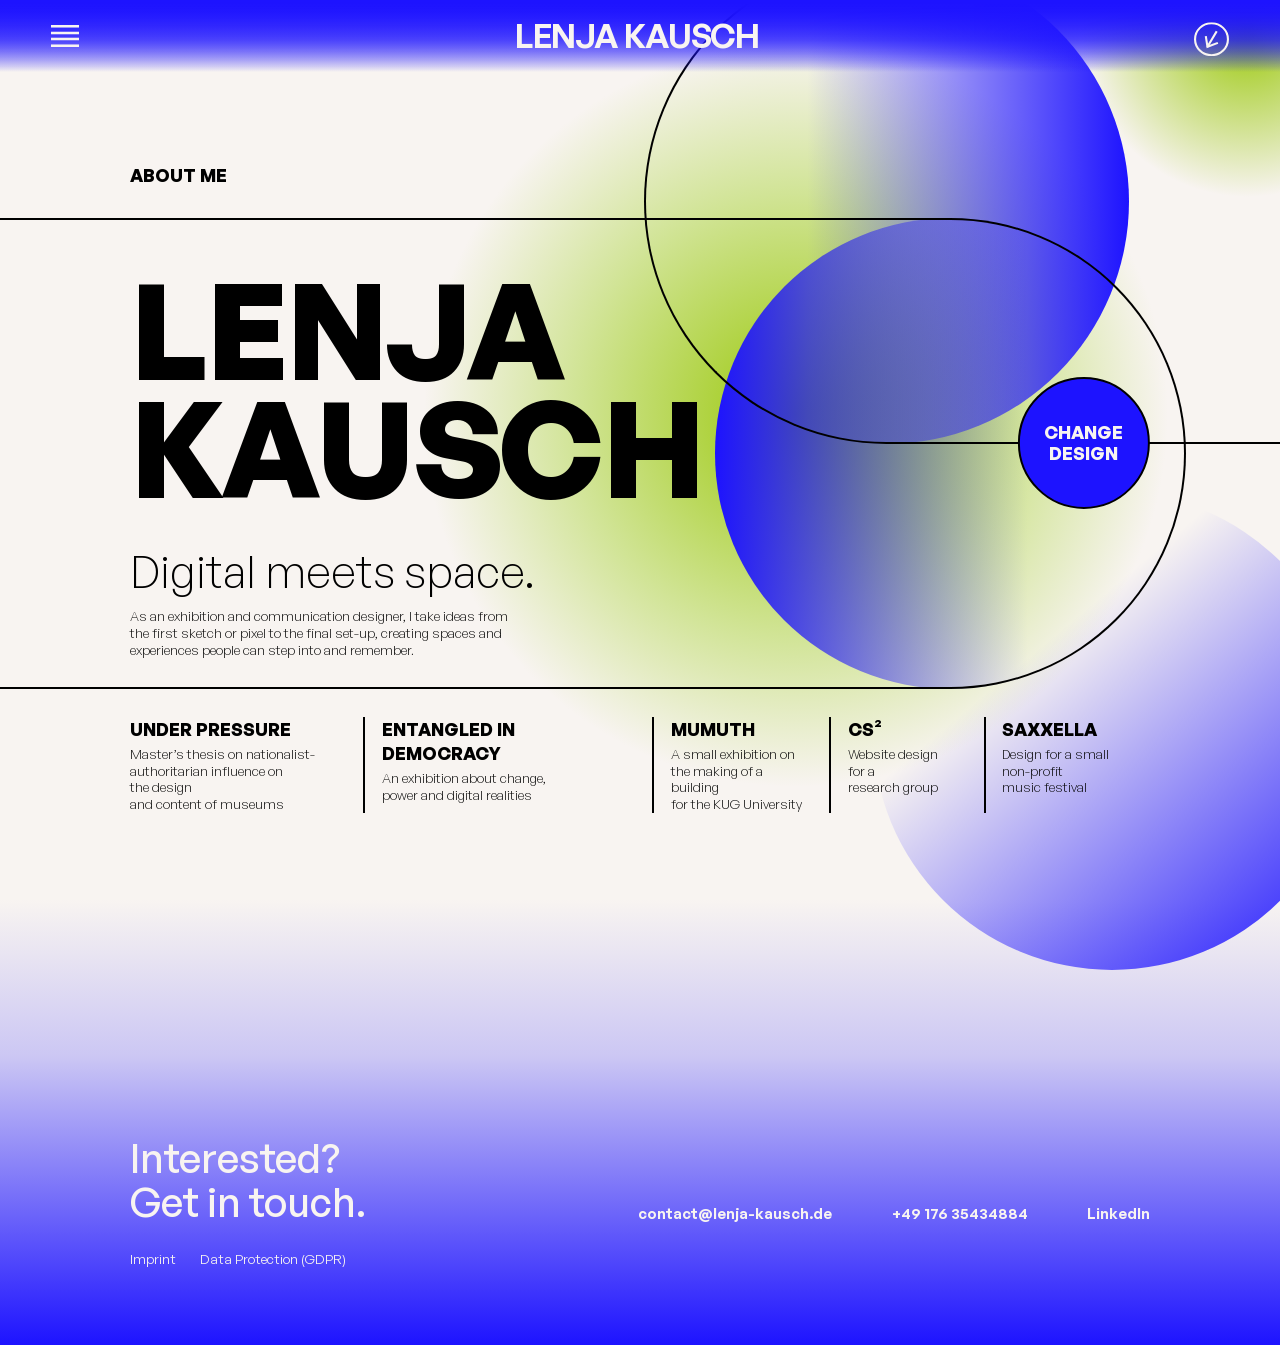
<file: index.html>
<!DOCTYPE html>
<html lang="en">
<head>
<meta charset="UTF-8">
<meta name="viewport" content="width=device-width, initial-scale=1.0">
<title>Lenja Kausch — Exhibition &amp; Communication Design</title>
<meta name="description" content="Lenja Kausch — exhibition and communication designer. Digital meets space.">
<link rel="stylesheet" href="css/fonts.css">
<script>/* restore the chosen landing design before first paint */try{if(localStorage.getItem("landingDesign")==="alt")document.documentElement.classList.add("design-alt")}catch(e){}</script>
<link rel="stylesheet" href="css/style.css">
</head>
<body class="theme-landing">

<header class="site-header" id="top">
  <div class="nav-zone">
    <button class="nav-trigger" type="button" aria-haspopup="true" aria-expanded="false" aria-controls="nav-panel" aria-label="Menu">
      <img src="assets/icons/icon-menu.svg" alt="" width="33" height="26">
      <span class="nav-trigger__plus" aria-hidden="true"></span>
    </button>
    <nav class="nav-panel" id="nav-panel" aria-label="Main">
      <ul class="nav-list">
        <li class="nav-list__item nav-list__item--parent">
          <a href="index.html">Work</a>
          <ul class="nav-sublist">
            <li><a href="saxxella.html">saXXella</a></li>
            <li><a href="c2c2.html">CS²</a></li>
            <li><a href="under-pressure.html">Under Pressure</a></li>
            <li><a href="mumuth.html">Mumuth</a></li>
            <li><a href="entangled-in-democracy.html">Entangled<span class="nav-sublist__long"> in Democracy</span></a></li>
          </ul>
        </li>
        <li class="nav-list__item"><a href="about.html">About me</a></li>
      </ul>
      <p class="nav-panel__initials" aria-hidden="true">LK</p>
    </nav>
  </div>

  <a href="index.html" class="logo">Lenja Kausch</a>

  <a href="#footer" class="header-cta" aria-label="Get in touch">
    <span class="header-cta__label">GET IN<br>TOUCH</span>
    <span class="header-cta__icon">
      <img src="assets/icons/icon-arrow-circle.svg" alt="" width="24" height="24">
    </span>
  </a>
</header>

<main class="landing">

  <nav class="landing-links" aria-label="Pages">
    <ul>
      <li><a href="about.html">About Me</a></li>
    </ul>
  </nav>

  <section class="landing-hero">
    <div class="landing-hero__stage">
      <div class="landing-hero__deco" aria-hidden="true">
        <span class="landing-blob landing-blob--lime-large"></span>
        <span class="landing-blob landing-blob--lime-small"></span>
        <span class="landing-blob landing-blob--fade"></span>
        <span class="landing-circle landing-circle--upper"></span>
        <span class="landing-circle landing-circle--main"></span>
        <span class="landing-pill landing-pill--upper"></span>
        <span class="landing-pill landing-pill--main"></span>
      </div>
      <div class="container landing-hero__content">
        <h1 class="landing-title">Lenja<br>Kausch</h1>
        <p class="landing-claim"><span class="landing-claim__word">Digital</span> <span class="landing-claim__word">meets</span> <span class="landing-claim__word">space.</span></p>
        <p class="landing-intro">As an exhibition and communication designer, I take ideas from the first sketch or pixel to the final set-up, creating spaces and experiences people can step into and remember.</p>
      </div>
    </div>
    <button type="button" class="landing-change" data-change-design>Change Design</button>
  </section>

  <nav class="landing-projects" aria-label="Projects">
    <ul class="container">
      <li class="landing-project">
        <a href="under-pressure.html">
          <span class="landing-project__text">
            <strong class="landing-project__title">Under Pressure</strong>
            <span class="landing-project__desc">Master’s thesis on nationalist-<br class="br-desktop">authoritarian influence on the design<br class="br-desktop"> and content of museums</span>
          </span>
          <span class="landing-project__media"><img src="assets/images/landing page/web/under-pressure.jpg" alt="" loading="lazy"></span>
        </a>
      </li>
      <li class="landing-project">
        <a href="entangled-in-democracy.html">
          <span class="landing-project__text">
            <strong class="landing-project__title">Entangled in Democracy</strong>
            <span class="landing-project__desc">An exhibition about change,<br class="br-desktop"> power and digital realities</span>
          </span>
          <span class="landing-project__media"><img src="assets/images/landing page/web/entangled-in-democracy.jpg" alt="" loading="lazy"></span>
        </a>
      </li>
      <li class="landing-project">
        <a href="mumuth.html">
          <span class="landing-project__text">
            <strong class="landing-project__title">Mumuth</strong>
            <span class="landing-project__desc">A small exhibition on<br class="br-desktop"> the making of a building<br class="br-desktop"> for the KUG University</span>
          </span>
          <span class="landing-project__media"><img src="assets/images/landing page/web/mumuth.jpg" alt="" loading="lazy"></span>
        </a>
      </li>
      <li class="landing-project">
        <a href="c2c2.html">
          <span class="landing-project__text">
            <strong class="landing-project__title">CS²</strong>
            <span class="landing-project__desc">Website design for a<br class="br-desktop"> research group</span>
          </span>
          <span class="landing-project__media"><img src="assets/images/landing page/web/cs2.jpg" alt="" loading="lazy"></span>
        </a>
      </li>
      <li class="landing-project">
        <a href="saxxella.html">
          <span class="landing-project__text">
            <strong class="landing-project__title">saXXella</strong>
            <span class="landing-project__desc">Design for a small<br class="br-desktop"> non-profit music festival</span>
          </span>
          <span class="landing-project__media"><img src="assets/images/landing page/web/saxxella.jpg" alt="" loading="lazy"></span>
        </a>
      </li>
    </ul>
  </nav>

</main>

</main>

<svg class="alt-pattern" aria-hidden="true" focusable="false"></svg>

<main class="landing-alt">

  <section class="alt-hero">
    <div class="container alt-hero__grid">
      <h1 class="alt-title">
        <span class="alt-title__line alt-title__line--1" data-pattern-avoid>Digital</span>
        <span class="alt-title__line alt-title__line--2" data-pattern-avoid>Meets</span>
        <span class="alt-title__line alt-title__line--3" data-pattern-avoid>Space</span>
      </h1>
      <div class="alt-hero__aside">
        <p class="alt-intro" data-pattern-avoid>As an exhibition and communication designer, I take ideas from the first sketch or pixel to the final set-up, creating spaces and experiences people can step into and remember.</p>
      </div>
      <ul class="alt-links">
        <li data-pattern-avoid><a href="about.html">About Me <img src="assets/icons/icon-arrow-right-circle.svg" alt="" width="24" height="24"></a></li>
      </ul>
      <div class="alt-tags">
        <span class="alt-tag" data-pattern-avoid>Exhibition Design</span>
        <span class="alt-tag" data-pattern-avoid>Visual Communication</span>
      </div>
      <button type="button" class="alt-change" data-change-design data-pattern-avoid>Change Design</button>
    </div>
  </section>

  <section class="alt-projects">
    <div class="container">
      <h2 class="alt-heading" data-pattern-avoid>Selected<br>Projects</h2>
      <ol class="alt-list" data-pattern-end>
        <li class="alt-project">
          <a href="under-pressure.html">
            <span class="alt-project__num">01</span>
            <span class="alt-project__thumb" style="background-position: 52% 45%" aria-hidden="true"></span>
            <span class="alt-project__text">
              <strong class="alt-project__title">Under Pressure</strong>
              <span class="alt-project__desc">Master’s thesis on nationalist-authoritarian influence on the design and content of museums</span>
            </span>
            <span class="alt-tag alt-tag--outline alt-project__tag">Exhibition Design</span>
            <img class="alt-project__arrow" src="assets/icons/icon-arrow-right-circle.svg" alt="" width="36" height="36">
          </a>
        </li>
        <li class="alt-project">
          <a href="entangled-in-democracy.html">
            <span class="alt-project__num">02</span>
            <span class="alt-project__thumb" style="background-position: 20% 60%" aria-hidden="true"></span>
            <span class="alt-project__text">
              <strong class="alt-project__title">Entangled in Democracy</strong>
              <span class="alt-project__desc">An exhibition about change, power and digital realities</span>
            </span>
            <span class="alt-tag alt-tag--outline alt-project__tag">Exhibition Design</span>
            <img class="alt-project__arrow" src="assets/icons/icon-arrow-right-circle.svg" alt="" width="36" height="36">
          </a>
        </li>
        <li class="alt-project">
          <a href="mumuth.html">
            <span class="alt-project__num">03</span>
            <span class="alt-project__thumb" style="background-position: 75% 30%" aria-hidden="true"></span>
            <span class="alt-project__text">
              <strong class="alt-project__title">Mumuth</strong>
              <span class="alt-project__desc">A small exhibition on the making of a building for the KUG University</span>
            </span>
            <span class="alt-tag alt-tag--outline alt-project__tag">Exhibition Design</span>
            <img class="alt-project__arrow" src="assets/icons/icon-arrow-right-circle.svg" alt="" width="36" height="36">
          </a>
        </li>
        <li class="alt-project">
          <a href="c2c2.html">
            <span class="alt-project__num">04</span>
            <span class="alt-project__thumb" style="background-position: 35% 85%" aria-hidden="true"></span>
            <span class="alt-project__text">
              <strong class="alt-project__title">CS²</strong>
              <span class="alt-project__desc">Website design for a research group</span>
            </span>
            <span class="alt-tag alt-tag--outline alt-project__tag">Visual Communication</span>
            <img class="alt-project__arrow" src="assets/icons/icon-arrow-right-circle.svg" alt="" width="36" height="36">
          </a>
        </li>
        <li class="alt-project">
          <a href="saxxella.html">
            <span class="alt-project__num">05</span>
            <span class="alt-project__thumb" style="background-position: 85% 70%" aria-hidden="true"></span>
            <span class="alt-project__text">
              <strong class="alt-project__title">saXXella</strong>
              <span class="alt-project__desc">Design for a small non-profit music festival</span>
            </span>
            <span class="alt-tag alt-tag--outline alt-project__tag">Visual Communication</span>
            <img class="alt-project__arrow" src="assets/icons/icon-arrow-right-circle.svg" alt="" width="36" height="36">
          </a>
        </li>
      </ol>
      <img class="alt-strip" src="assets/images/landing page/alt/pixel-strip.png" alt="" width="2656" height="296" loading="lazy">
    </div>
  </section>

</main>

<footer class="site-footer" id="footer">
  <div class="container footer__grid">
    <h2 class="footer__title">Interested?<br>Get in touch.</h2>
    <ul class="footer__links">
      <li><a href="mailto:contact@lenja-kausch.de">contact@lenja-kausch.de</a></li>
      <li><a href="tel:+4917635434884">+49 176 35434884</a></li>
      <li><a href="https://www.linkedin.com/in/lenja-kausch-913a39297" target="_blank" rel="noopener">LinkedIn</a></li>
    </ul>
    <p class="footer__legal"><a href="impressum.html">Imprint</a><a href="datenschutz.html">Data Protection (GDPR)</a></p>
  </div>
</footer>

<script src="js/script.js"></script>
</body>
</html>
</file>
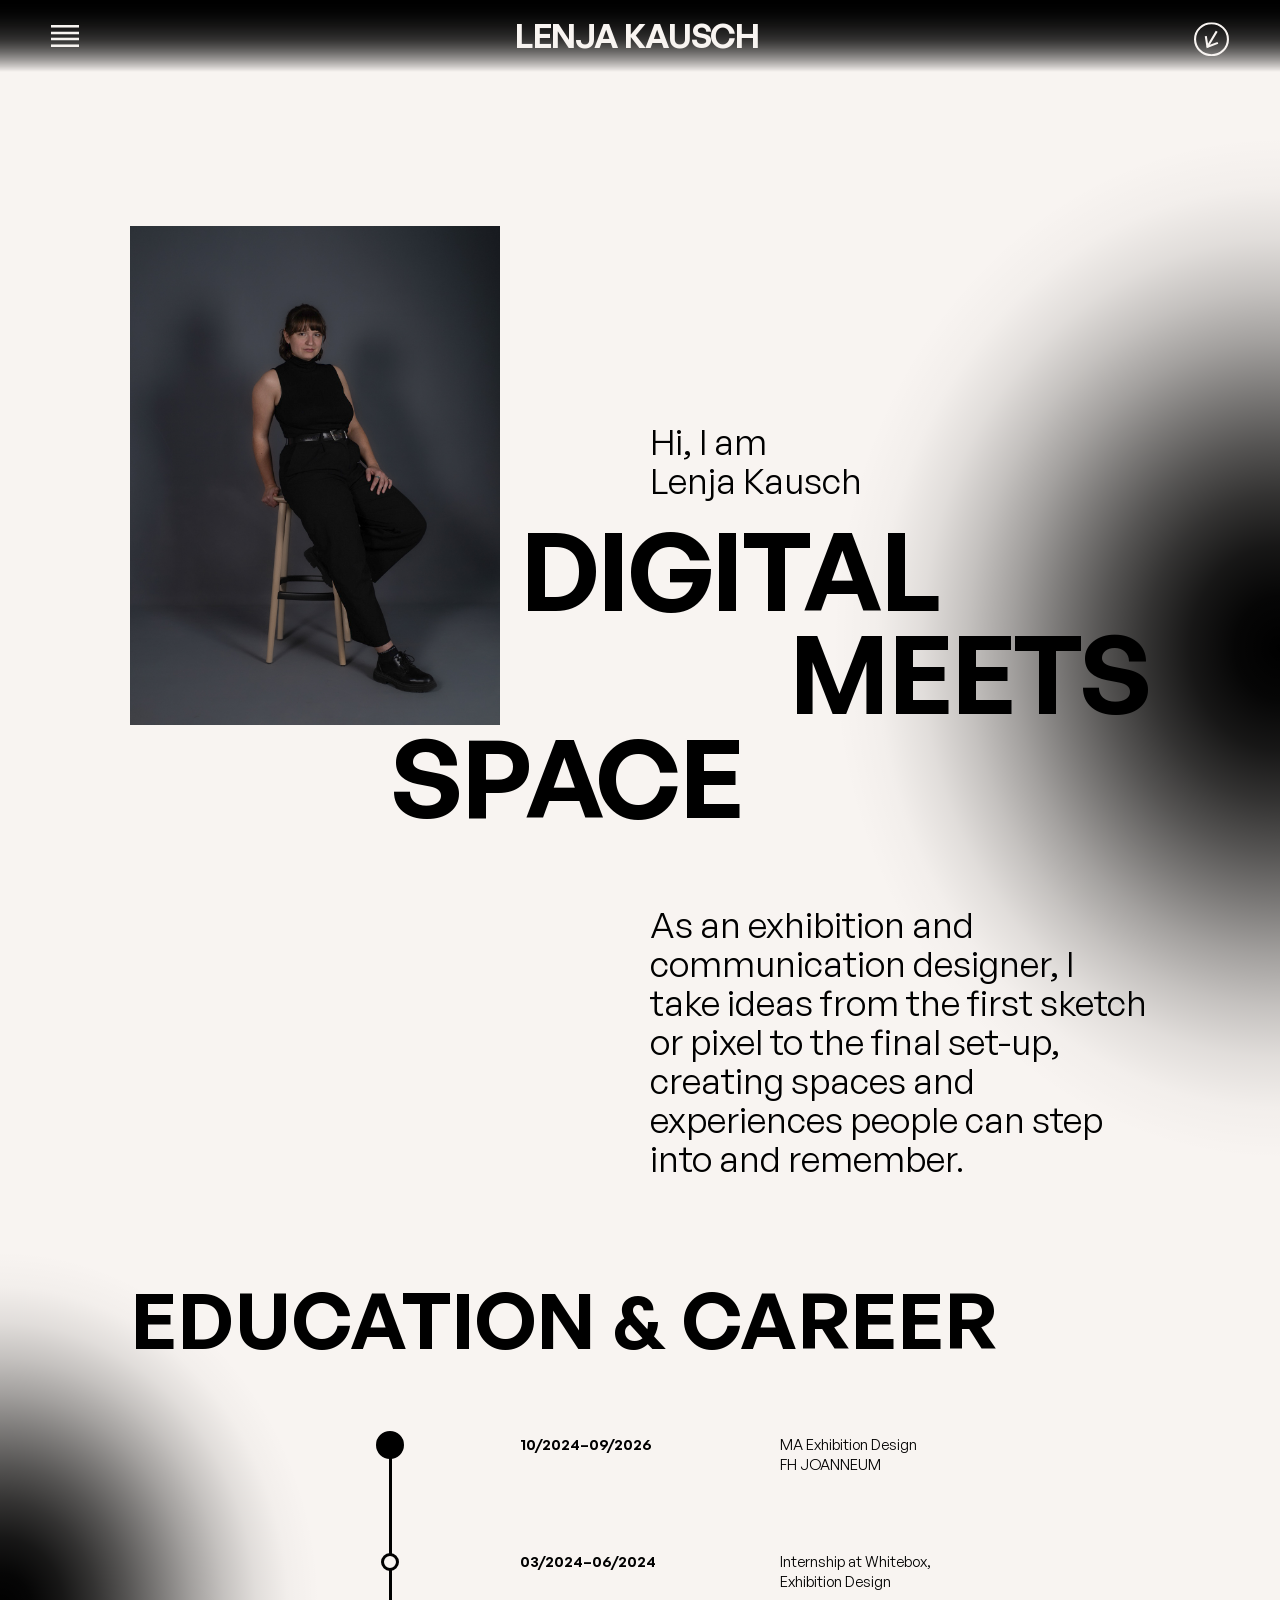
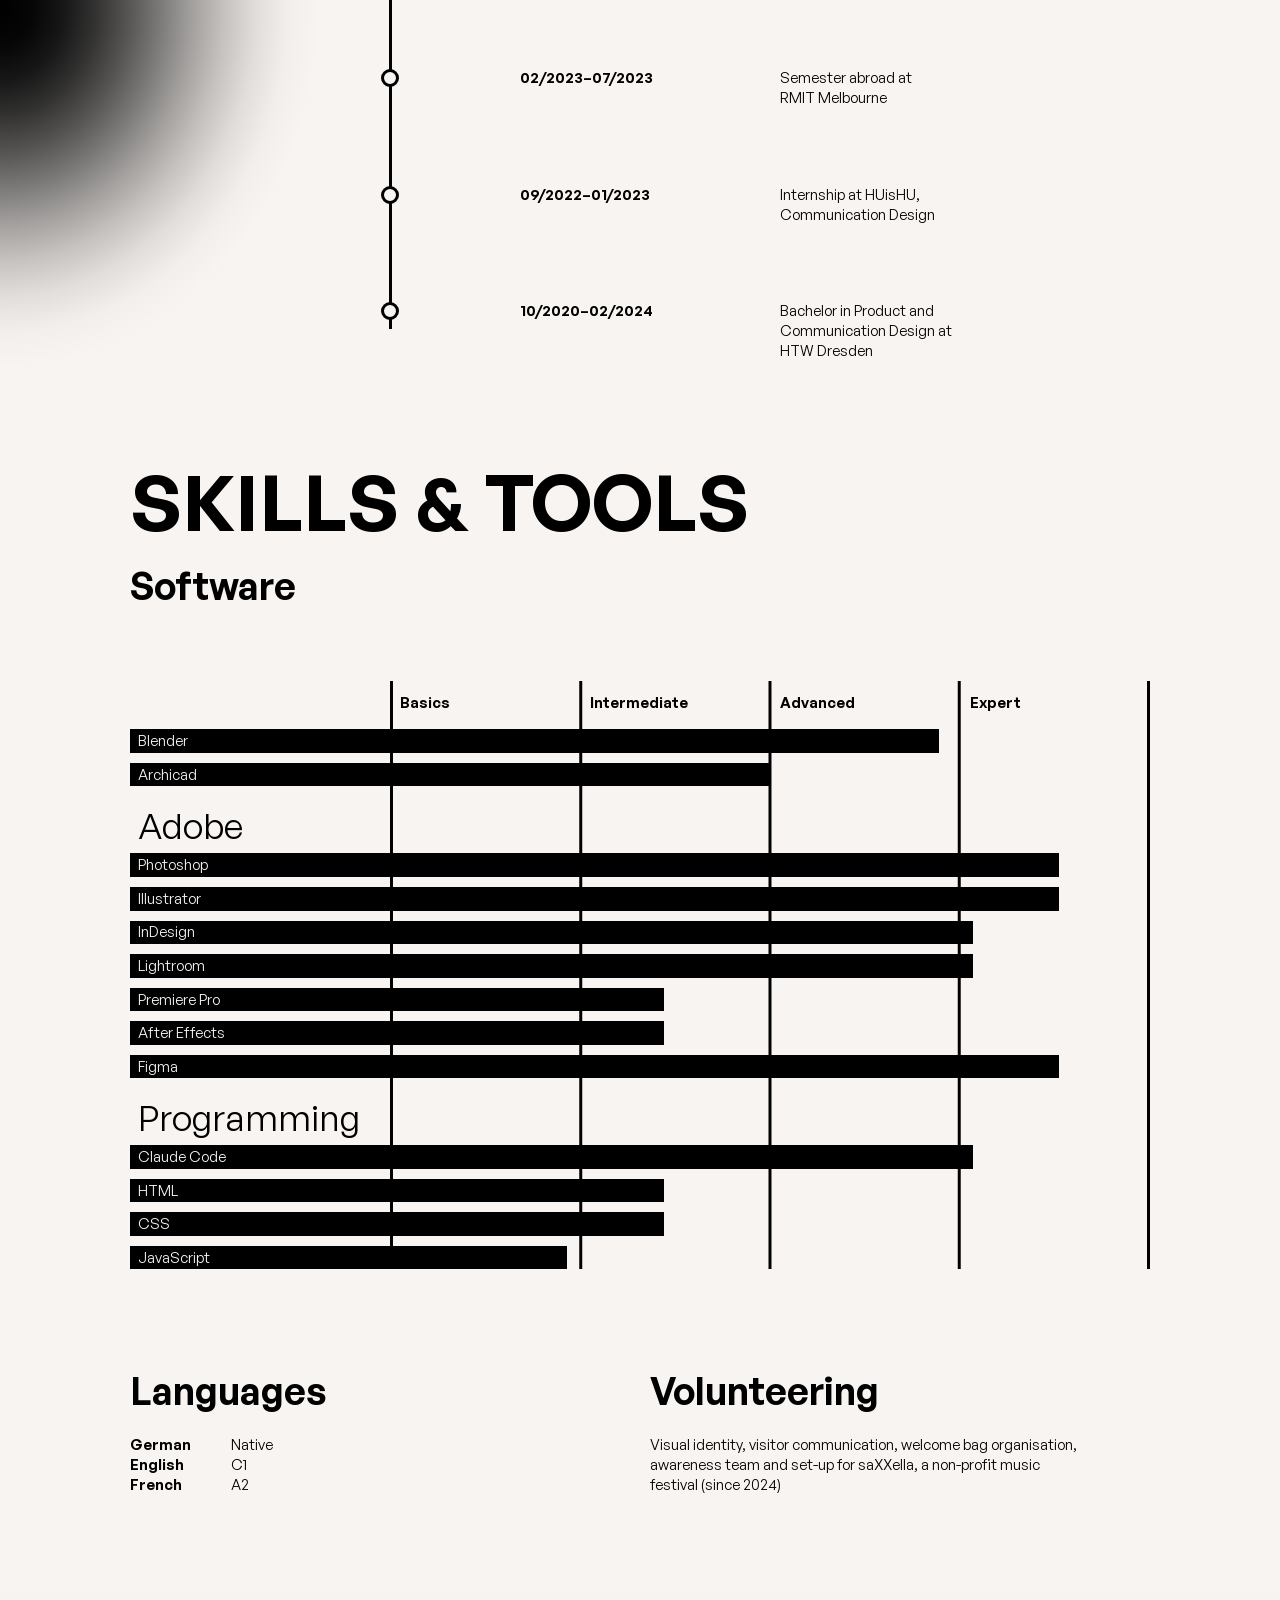
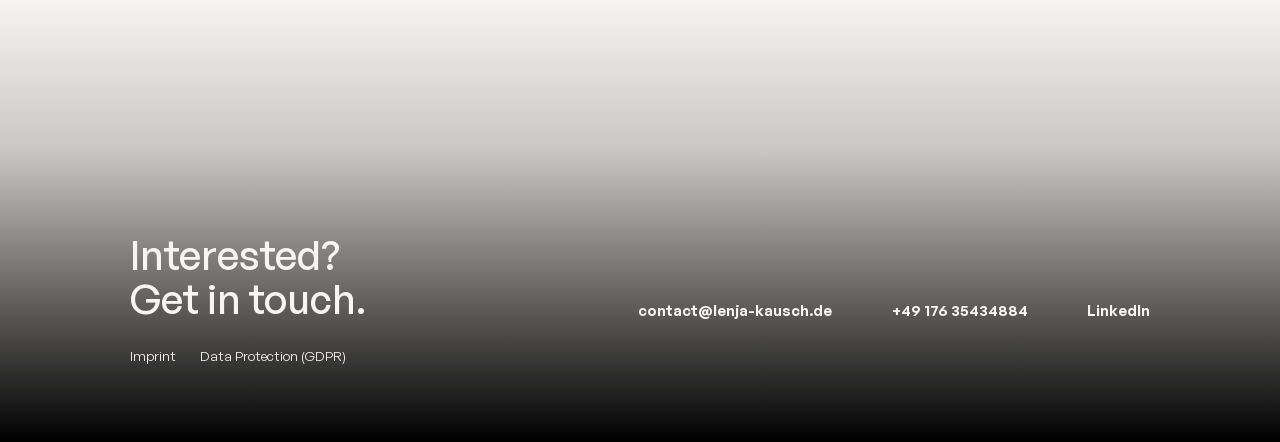
<file: about.html>
<!DOCTYPE html>
<html lang="en">
<head>
<meta charset="UTF-8">
<meta name="viewport" content="width=device-width, initial-scale=1.0">
<title>About me — Lenja Kausch</title>
<meta name="description" content="Lenja Kausch — exhibition and communication designer working between the digital and the tangible.">
<link rel="stylesheet" href="css/fonts.css">
<link rel="stylesheet" href="css/style.css">
</head>
<body class="theme-about">

<header class="site-header" id="top">
  <div class="nav-zone">
    <button class="nav-trigger" type="button" aria-haspopup="true" aria-expanded="false" aria-controls="nav-panel" aria-label="Menu">
      <img src="assets/icons/icon-menu.svg" alt="" width="33" height="26">
      <span class="nav-trigger__plus" aria-hidden="true"></span>
    </button>
    <nav class="nav-panel" id="nav-panel" aria-label="Main">
      <ul class="nav-list">
        <li class="nav-list__item nav-list__item--parent">
          <a href="index.html">Work</a>
          <ul class="nav-sublist">
            <li><a href="saxxella.html">saXXella</a></li>
            <li><a href="c2c2.html">CS²</a></li>
            <li><a href="under-pressure.html">Under Pressure</a></li>
            <li><a href="mumuth.html">Mumuth</a></li>
            <li><a href="entangled-in-democracy.html">Entangled<span class="nav-sublist__long"> in Democracy</span></a></li>
          </ul>
        </li>
        <li class="nav-list__item is-current" aria-current="page"><a href="about.html">About me</a></li>
      </ul>
      <p class="nav-panel__initials" aria-hidden="true">LK</p>
    </nav>
  </div>

  <a href="index.html" class="logo">Lenja Kausch</a>

  <a href="#footer" class="header-cta" aria-label="Get in touch">
    <span class="header-cta__label">GET IN<br>TOUCH</span>
    <span class="header-cta__icon">
      <img src="assets/icons/icon-arrow-circle.svg" alt="" width="24" height="24">
    </span>
  </a>
</header>

<main>

  <section class="about-intro" id="intro">
    <div class="container about-intro__grid">
      <img class="about-intro__photo" src="assets/images/About me/web/DSCF4870-2.jpg" alt="Portrait of Lenja Kausch sitting on a wooden stool" width="1167" height="1750">
      <p class="about-intro__hello">Hi, I am<br>Lenja Kausch</p>
      <h1 class="about-intro__claim">
        <span class="about-intro__word about-intro__word--digital">Digital</span>
        <span class="about-intro__word about-intro__word--meets">Meets</span>
        <span class="about-intro__word about-intro__word--space">Space</span>
      </h1>
      <p class="about-intro__text">As an exhibition and communication designer, I take ideas from the first sketch or pixel to the final set-up, creating spaces and experiences people can step into and remember.</p>
    </div>
  </section>

  <section class="about-career" id="education">
    <div class="container">
      <h2 class="section-title section-title--h1">Education &amp; Career</h2>
      <ol class="timeline">
        <li class="timeline__item">
          <p class="timeline__date">10/2024–09/2026</p>
          <p class="timeline__text">MA Exhibition Design<br>FH JOANNEUM</p>
        </li>
        <li class="timeline__item">
          <p class="timeline__date">03/2024–06/2024</p>
          <p class="timeline__text">Internship at Whitebox,<br>Exhibition Design</p>
        </li>
        <li class="timeline__item">
          <p class="timeline__date">02/2023–07/2023</p>
          <p class="timeline__text">Semester abroad at<br>RMIT Melbourne</p>
        </li>
        <li class="timeline__item">
          <p class="timeline__date">09/2022–01/2023</p>
          <p class="timeline__text">Internship at HUisHU,<br>Communication Design</p>
        </li>
        <li class="timeline__item">
          <p class="timeline__date">10/2020–02/2024</p>
          <p class="timeline__text">Bachelor in Product and Communication Design at HTW Dresden</p>
        </li>
      </ol>
    </div>
  </section>

  <section class="about-skills" id="skills">
    <div class="container">
      <h2 class="section-title section-title--h1">Skills &amp; Tools</h2>
      <h3 class="about-subtitle">Software</h3>
      <div class="skills-chart">
        <ol class="skills-chart__levels" aria-hidden="true">
          <li>Basics</li>
          <li>Intermediate</li>
          <li>Advanced</li>
          <li>Expert</li>
        </ol>
        <ul class="skills-chart__bars">
          <li class="skill-bar" style="--level: 2.89"><span>Blender</span><span class="visually-hidden">: advanced</span></li>
          <li class="skill-bar" style="--level: 2"><span>Archicad</span><span class="visually-hidden">: advanced</span></li>
        </ul>
        <h4 class="skills-chart__group">Adobe</h4>
        <ul class="skills-chart__bars">
          <li class="skill-bar" style="--level: 3.52"><span>Photoshop</span><span class="visually-hidden">: expert</span></li>
          <li class="skill-bar" style="--level: 3.52"><span>Illustrator</span><span class="visually-hidden">: expert</span></li>
          <li class="skill-bar" style="--level: 3.07"><span>InDesign</span><span class="visually-hidden">: expert</span></li>
          <li class="skill-bar" style="--level: 3.07"><span>Lightroom</span><span class="visually-hidden">: expert</span></li>
          <li class="skill-bar" style="--level: 1.44"><span>Premiere Pro</span><span class="visually-hidden">: intermediate</span></li>
          <li class="skill-bar" style="--level: 1.44"><span>After Effects</span><span class="visually-hidden">: intermediate</span></li>
          <li class="skill-bar" style="--level: 3.52"><span>Figma</span><span class="visually-hidden">: expert</span></li>
        </ul>
        <h4 class="skills-chart__group">Programming</h4>
        <ul class="skills-chart__bars">
          <li class="skill-bar" style="--level: 3.07"><span>Claude Code</span><span class="visually-hidden">: expert</span></li>
          <li class="skill-bar" style="--level: 1.44"><span>HTML</span><span class="visually-hidden">: intermediate</span></li>
          <li class="skill-bar" style="--level: 1.44"><span>CSS</span><span class="visually-hidden">: intermediate</span></li>
          <li class="skill-bar" style="--level: 0.93"><span>JavaScript</span><span class="visually-hidden">: basics</span></li>
        </ul>
      </div>

      <div class="about-extras">
        <div class="about-extras__languages">
          <h3 class="about-subtitle about-subtitle--small-gap">Languages</h3>
          <dl class="languages">
            <dt>German</dt><dd>Native</dd>
            <dt>English</dt><dd>C1</dd>
            <dt>French</dt><dd>A2</dd>
          </dl>
        </div>
        <div class="about-extras__volunteering">
          <h3 class="about-subtitle about-subtitle--small-gap">Volunteering</h3>
          <p class="about-extras__text">Visual identity, visitor communication, welcome bag organisation, awareness team and set-up for saXXella, a non-profit music festival (since 2024)</p>
        </div>
      </div>
    </div>
  </section>

</main>

<footer class="site-footer" id="footer">
  <div class="container footer__grid">
    <h2 class="footer__title">Interested?<br>Get in touch.</h2>
    <ul class="footer__links">
      <li><a href="mailto:contact@lenja-kausch.de">contact@lenja-kausch.de</a></li>
      <li><a href="tel:+4917635434884">+49 176 35434884</a></li>
      <li><a href="https://www.linkedin.com/in/lenja-kausch-913a39297" target="_blank" rel="noopener">LinkedIn</a></li>
    </ul>
    <p class="footer__legal"><a href="impressum.html">Imprint</a><a href="datenschutz.html">Data Protection (GDPR)</a></p>
  </div>
</footer>

<script src="js/script.js"></script>
</body>
</html>
</file>
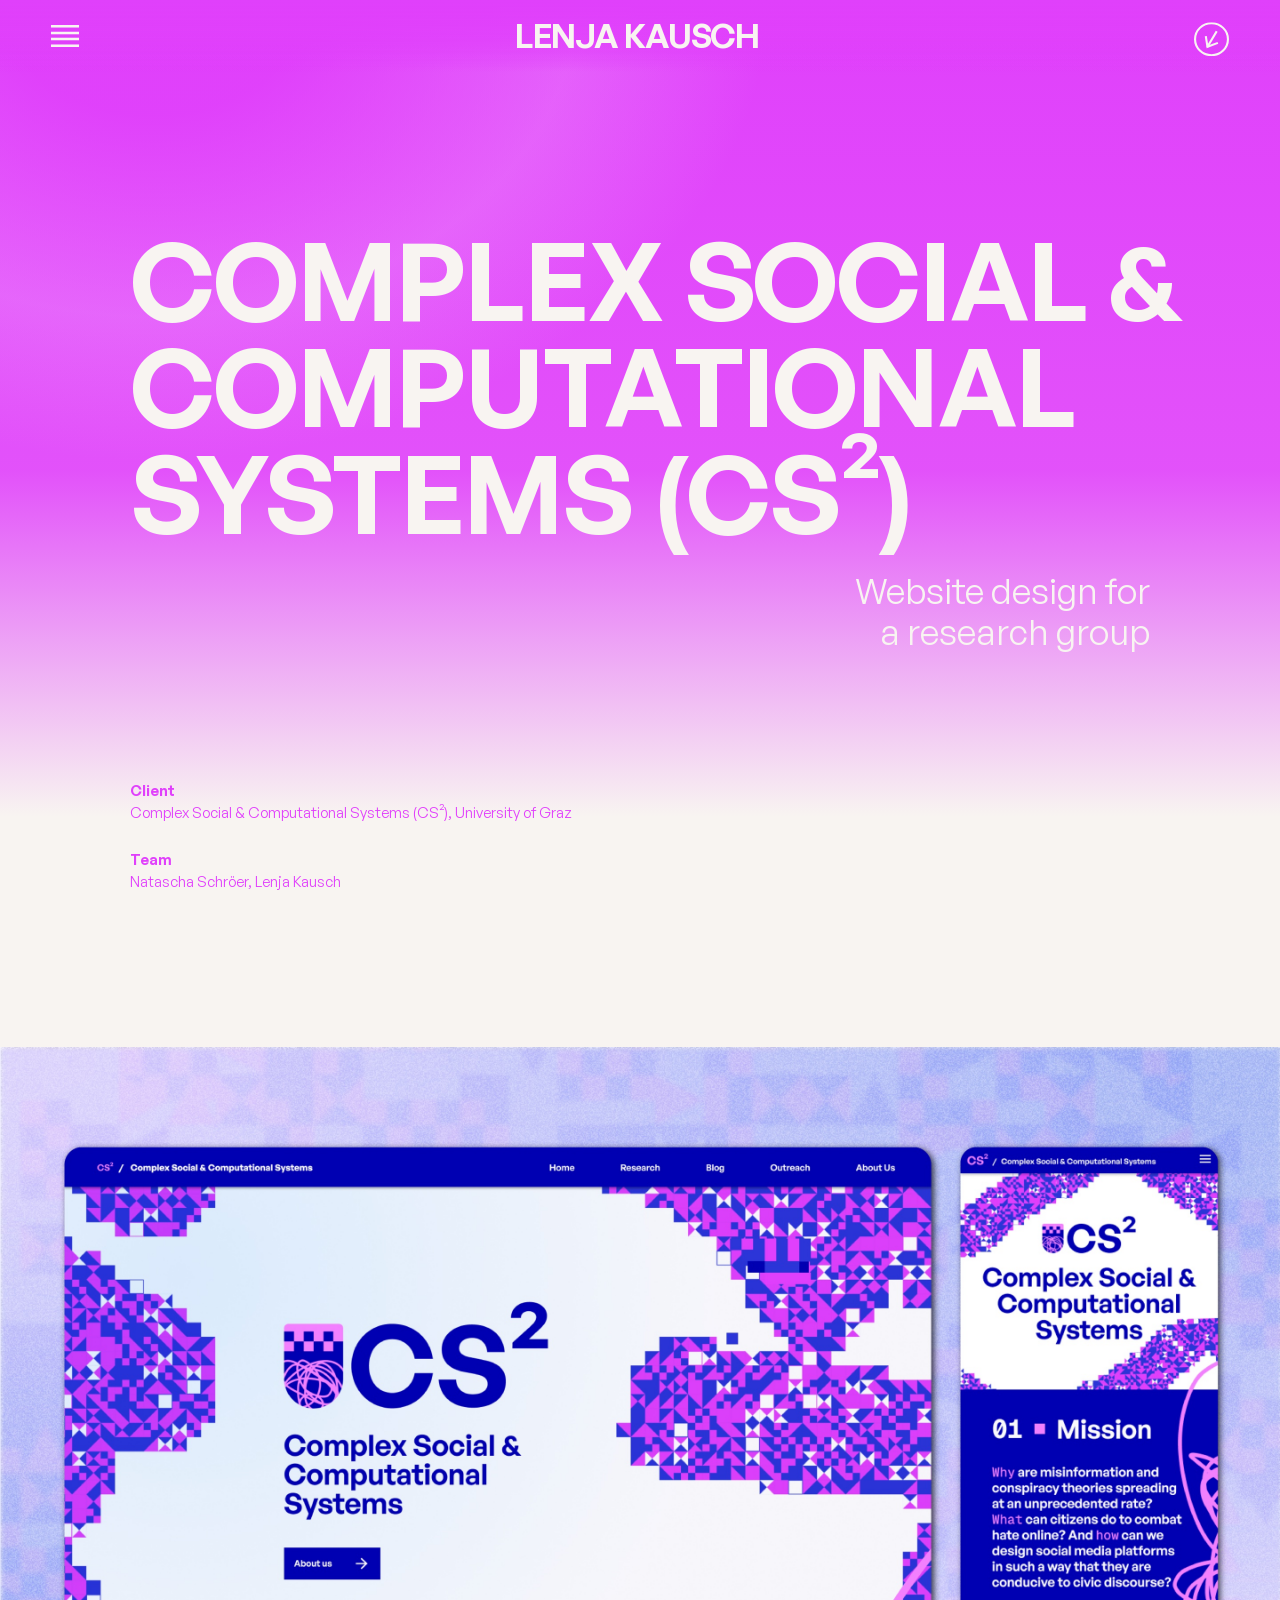
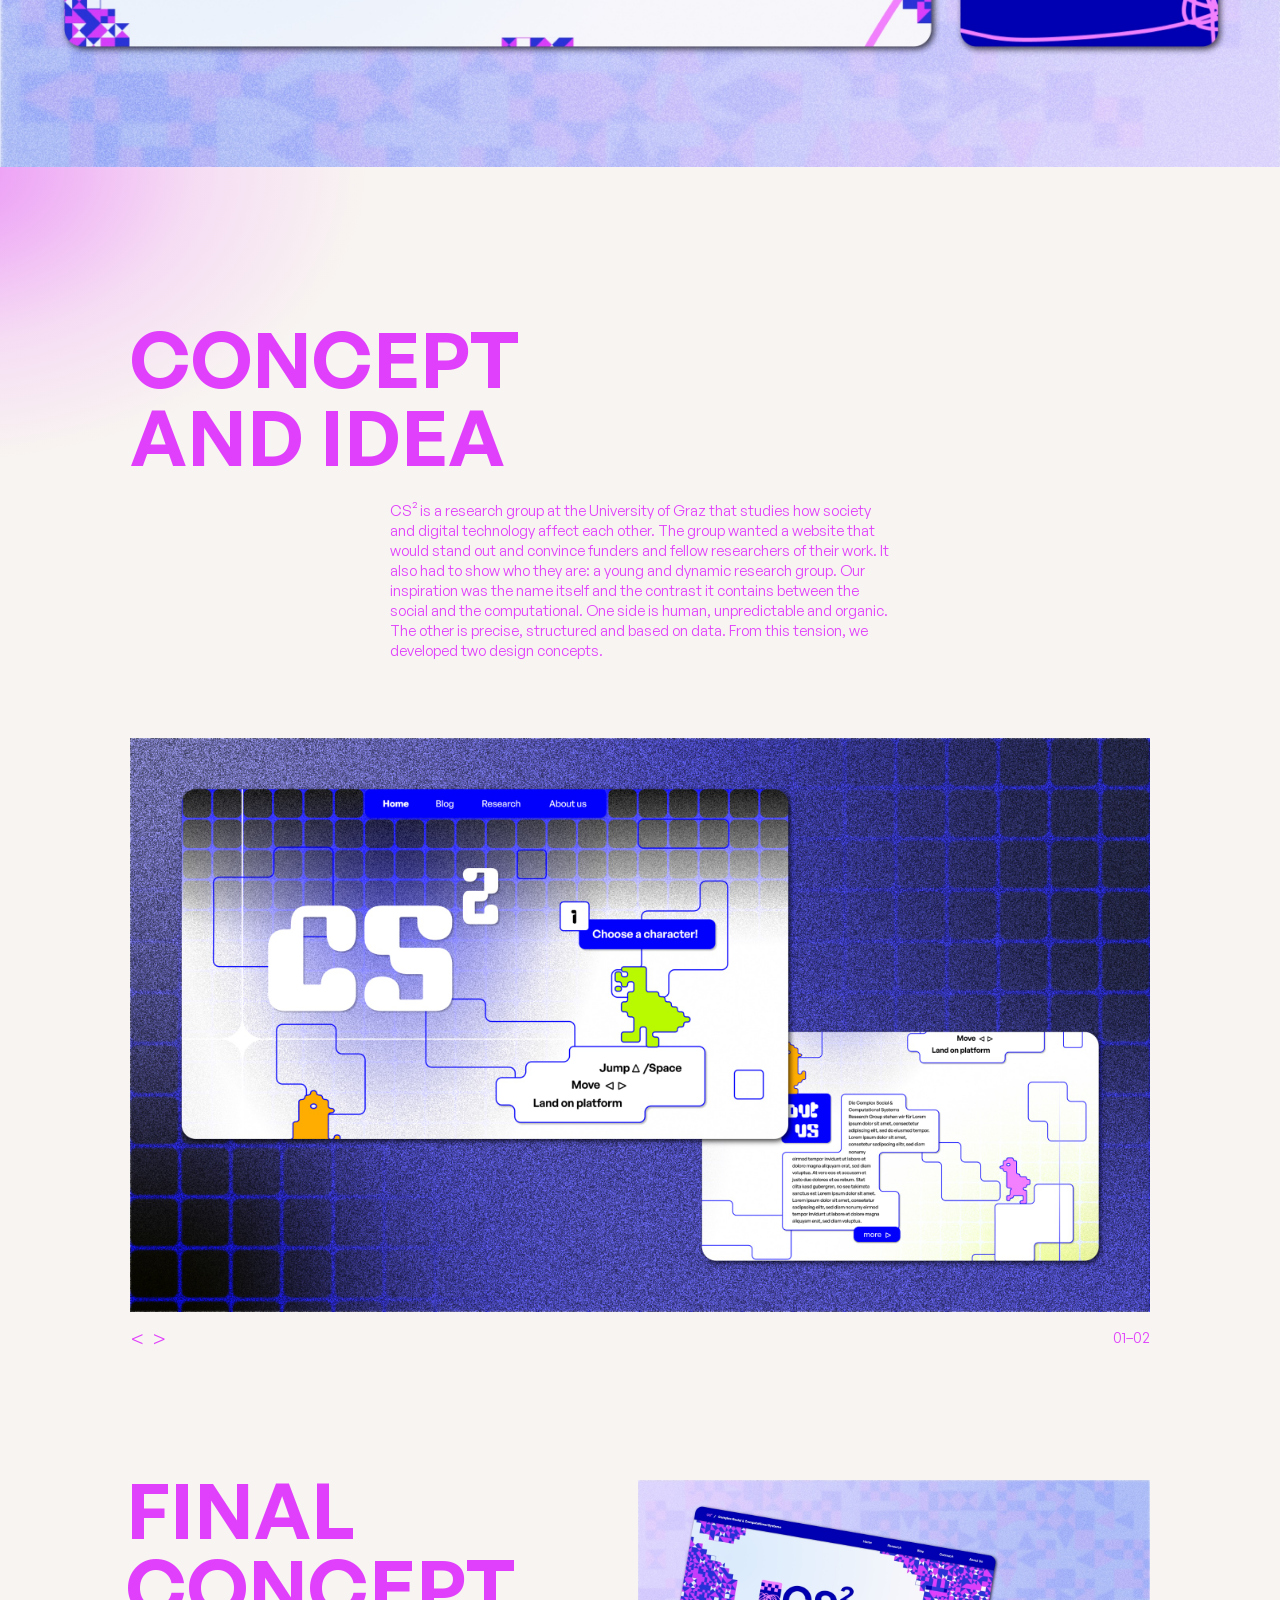
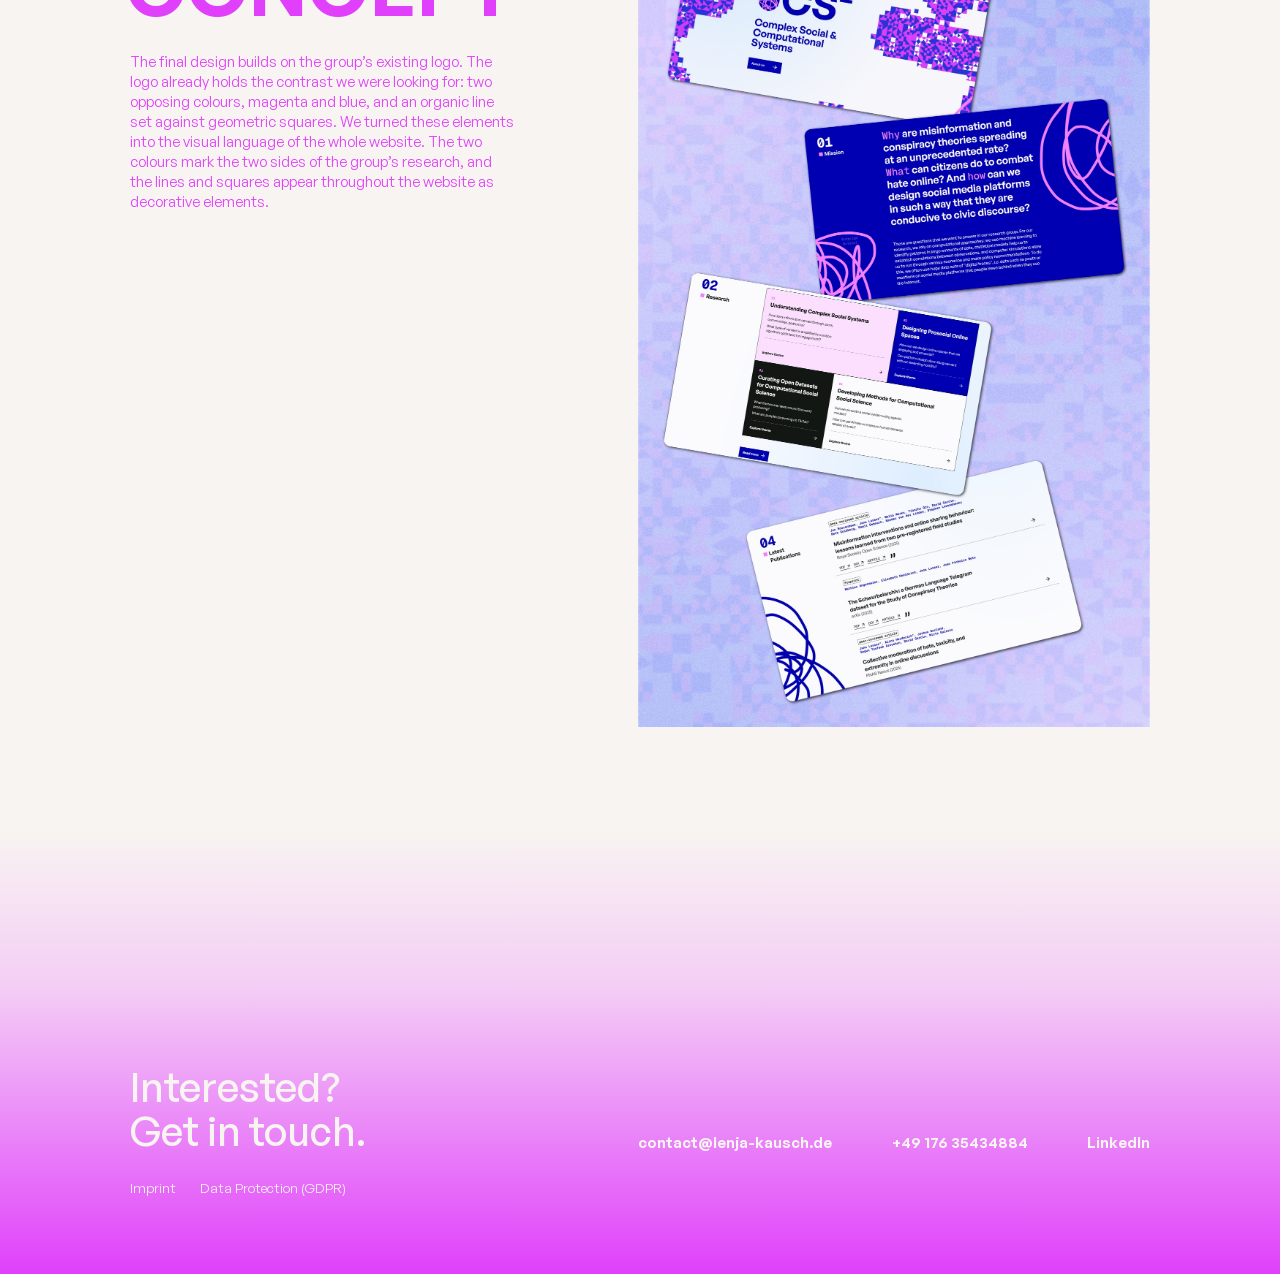
<file: c2c2.html>
<!DOCTYPE html>
<html lang="en">
<head>
<meta charset="UTF-8">
<meta name="viewport" content="width=device-width, initial-scale=1.0">
<title>CS² — Lenja Kausch</title>
<meta name="description" content="Complex Social &amp; Computational Systems (CS²) — website design for a research group. Case study by Lenja Kausch.">
<link rel="stylesheet" href="css/fonts.css">
<link rel="stylesheet" href="css/style.css">
</head>
<body class="theme-cs2">

<header class="site-header" id="top">
  <div class="nav-zone">
    <button class="nav-trigger" type="button" aria-haspopup="true" aria-expanded="false" aria-controls="nav-panel" aria-label="Menu">
      <img src="assets/icons/icon-menu.svg" alt="" width="33" height="26">
      <span class="nav-trigger__plus" aria-hidden="true"></span>
    </button>
    <nav class="nav-panel" id="nav-panel" aria-label="Main">
      <ul class="nav-list">
        <li class="nav-list__item nav-list__item--parent">
          <a href="index.html">Work</a>
          <ul class="nav-sublist">
            <li><a href="saxxella.html">saXXella</a></li>
            <li class="is-current" aria-current="page"><a href="c2c2.html">CS²</a></li>
            <li><a href="under-pressure.html">Under Pressure</a></li>
            <li><a href="mumuth.html">Mumuth</a></li>
            <li><a href="entangled-in-democracy.html">Entangled<span class="nav-sublist__long"> in Democracy</span></a></li>
          </ul>
        </li>
        <li class="nav-list__item"><a href="about.html">About me</a></li>
      </ul>
      <p class="nav-panel__initials" aria-hidden="true">LK</p>
    </nav>
  </div>

  <a href="index.html" class="logo">Lenja Kausch</a>

  <a href="#footer" class="header-cta" aria-label="Get in touch">
    <span class="header-cta__label">GET IN<br>TOUCH</span>
    <span class="header-cta__icon">
      <img src="assets/icons/icon-arrow-circle.svg" alt="" width="24" height="24">
    </span>
  </a>
</header>

<main>

  <section class="hero" id="intro">
    <div class="container">
      <h1 class="hero__title"><span class="hero__title-line">Complex Social &amp;</span><br><span class="hero__title-line">Computational</span><br><span class="hero__title-line">Systems (CS²)</span></h1>
      <p class="hero__subtitle"><span class="hero__subtitle-line">Website design for</span><br><span class="hero__subtitle-line">a research group</span></p>
      <div class="hero__info">
        <div class="info-block">
          <p class="info-block__label">Client</p>
          <p>Complex Social &amp; Computational Systems (CS²), University of Graz</p>
        </div>
        <div class="info-block">
          <p class="info-block__label">Team</p>
          <p>Natascha Schröer, Lenja Kausch</p>
        </div>
      </div>
    </div>
  </section>

  <section class="concept-video">
    <img class="concept-video__player" src="assets/images/c2c2/web/c2c2_Intro.jpg" alt="The CS² website on desktop and mobile: homepage with the CS² logo and the mission section">
  </section>

  <section class="concept" id="concept">
    <div class="container">
      <h2 class="section-title section-title--h1">Concept </br> and Idea</h2>
      <p class="section-lede">CS² is a research group at the University of Graz that studies how society and digital technology affect each other. The group wanted a website that would stand out and convince funders and fellow researchers of their work. It also had to show who they are: a young and dynamic research group. Our inspiration was the name itself and the contrast it contains between the social and the computational. One side is human, unpredictable and organic. The other is precise, structured and based on data. From this tension, we developed two design concepts.</p>

      <figure class="media-frame" data-carousel>
        <div class="media-frame__images">
          <img src="assets/images/c2c2/web/c2c2_Concept and Idea_1.jpg" alt="Design concept 1: a playful website with pixel characters on a grid of rounded squares" class="is-active">
          <img src="assets/images/c2c2/web/c2c2_Concept and Idea_2.jpg" alt="Design concept 2: a website built from magenta and blue geometric pixel patterns">
        </div>
        <figcaption>
          <span class="media-frame__nav">
            <button type="button" class="icon-btn icon-btn--sm" data-carousel-prev aria-label="Previous"><span aria-hidden="true">&lt;</span></button>
            <button type="button" class="icon-btn icon-btn--sm" data-carousel-next aria-label="Next"><span aria-hidden="true">&gt;</span></button>
          </span>
          <span class="media-frame__count"><span data-carousel-index>01</span>–02</span>
        </figcaption>
      </figure>
    </div>
  </section>

  <section class="final-result" id="final-result">
    <div class="container final-result__grid">
      <div class="final-result__text">
        <h2 class="section-title section-title--h1">Final Concept</h2>
        <p>The final design builds on the group’s existing logo. The logo already holds the contrast we were looking for: two opposing colours, magenta and blue, and an organic line set against geometric squares. We turned these elements into the visual language of the whole website. The two colours mark the two sides of the group’s research, and the lines and squares appear throughout the website as decorative elements.</p>
      </div>
      <figure class="final-result__figure">
        <img src="assets/images/c2c2/web/c2c2_Final Concept.jpg" alt="Final website design: the CS² homepage with mission, research themes and latest publications" width="1400" height="2317">
      </figure>
    </div>
  </section>

</main>

<footer class="site-footer" id="footer">
  <div class="container footer__grid">
    <h2 class="footer__title">Interested?<br>Get in touch.</h2>
    <ul class="footer__links">
      <li><a href="mailto:contact@lenja-kausch.de">contact@lenja-kausch.de</a></li>
      <li><a href="tel:+4917635434884">+49 176 35434884</a></li>
      <li><a href="https://www.linkedin.com/in/lenja-kausch-913a39297" target="_blank" rel="noopener">LinkedIn</a></li>
    </ul>
    <p class="footer__legal"><a href="impressum.html">Imprint</a><a href="datenschutz.html">Data Protection (GDPR)</a></p>
  </div>
</footer>

<script src="js/script.js"></script>
</body>
</html>
</file>
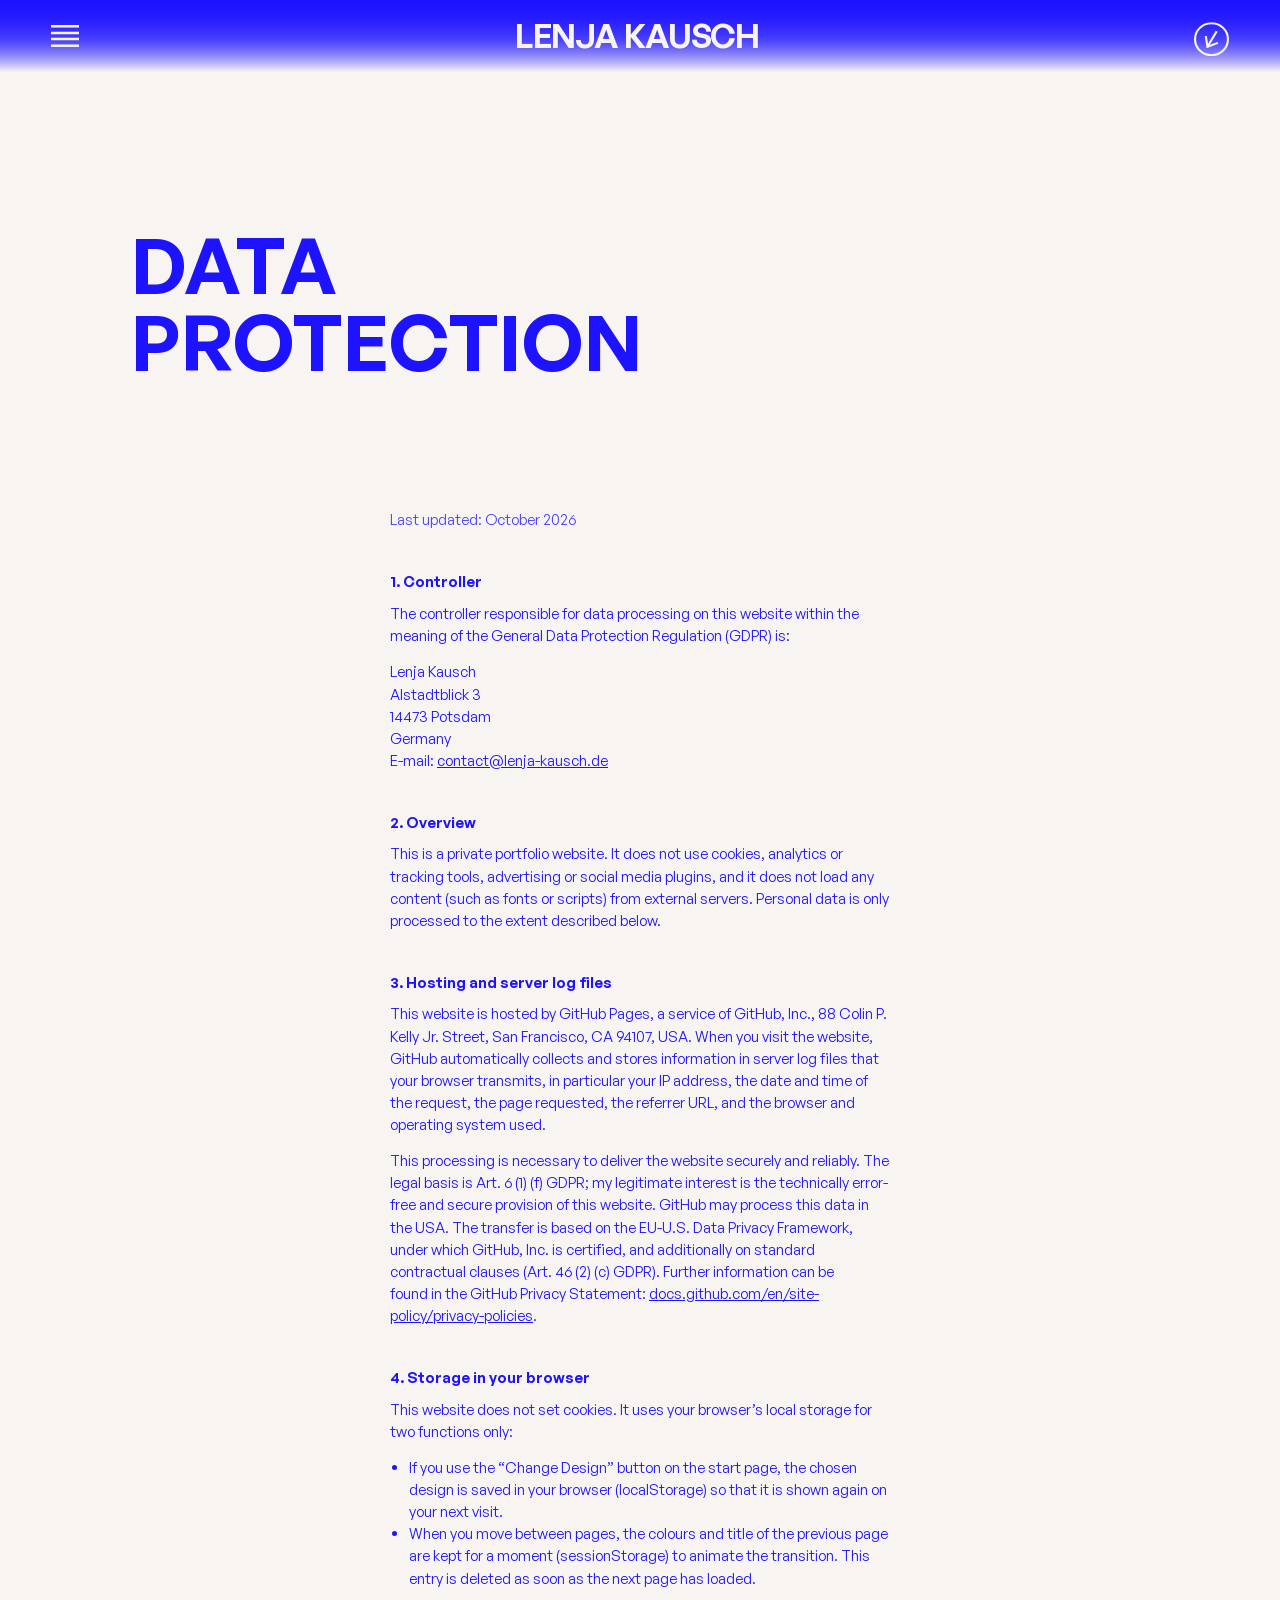
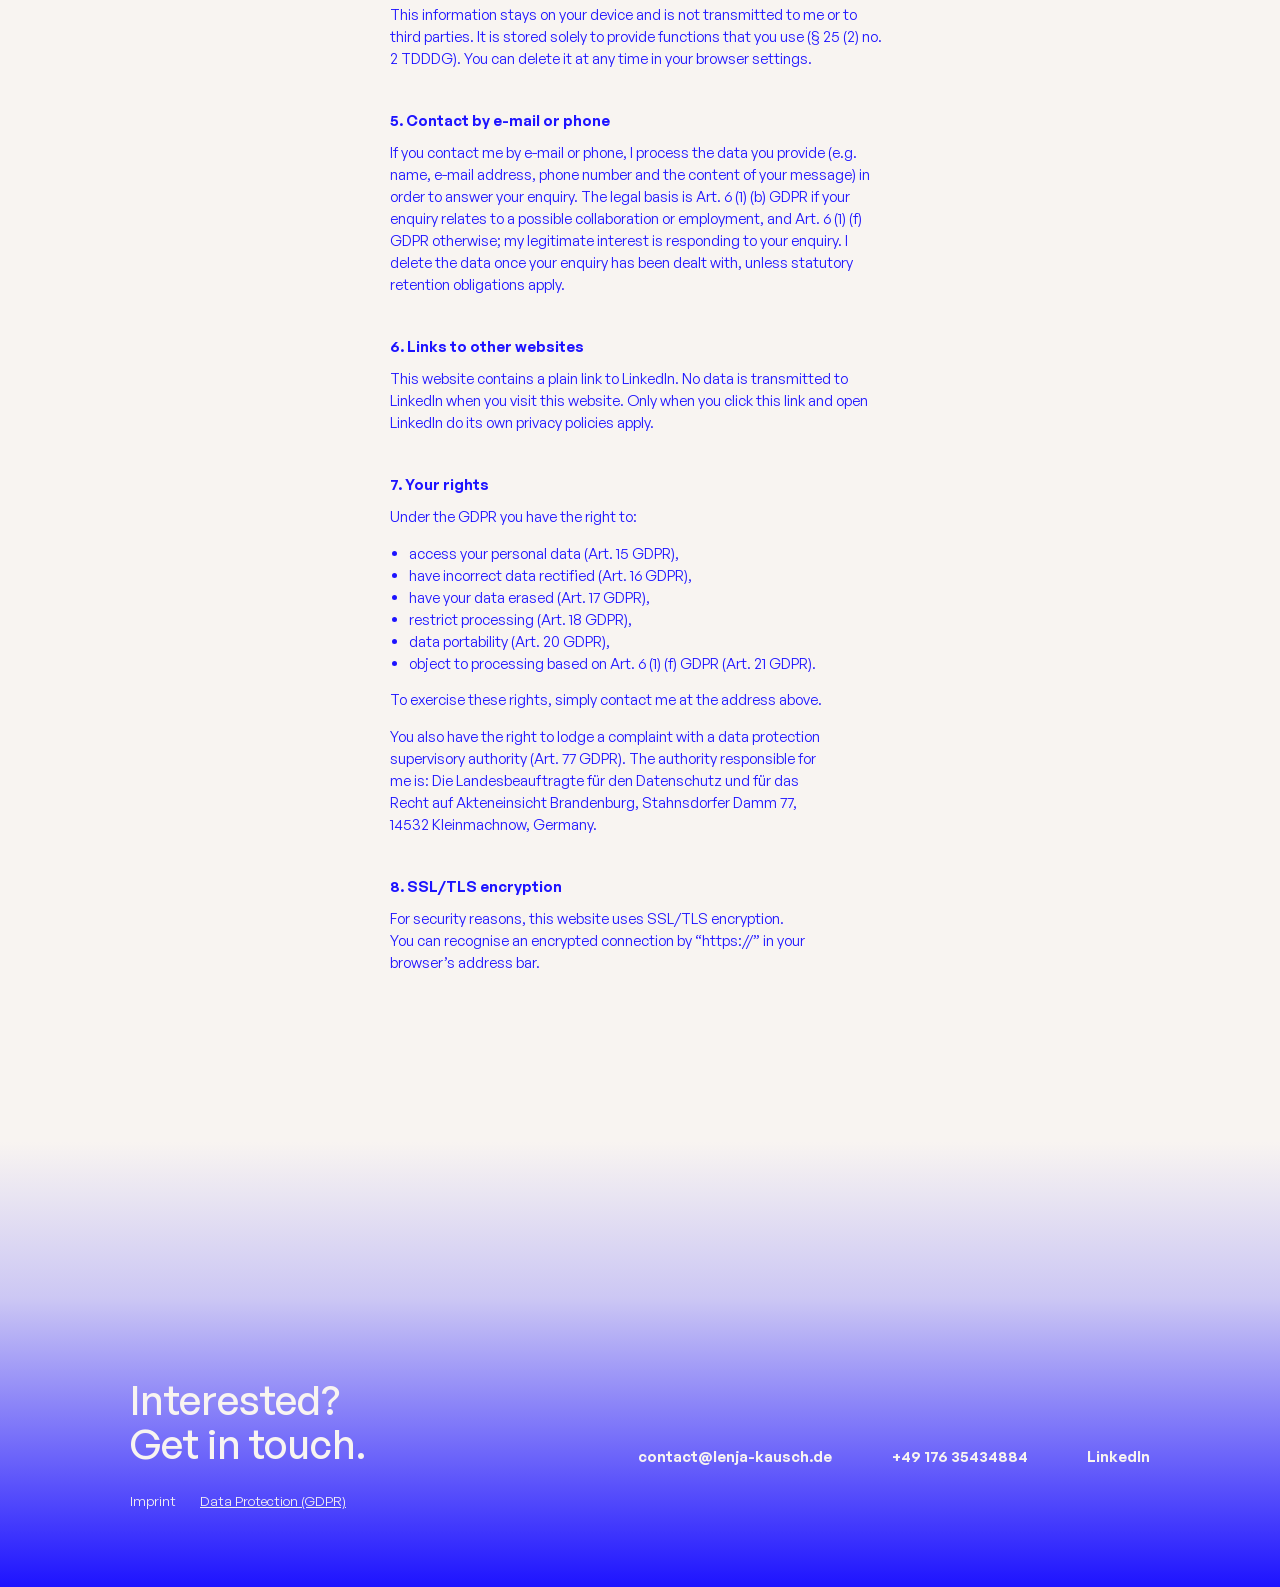
<file: datenschutz.html>
<!DOCTYPE html>
<html lang="en">
<head>
<meta charset="UTF-8">
<meta name="robots" content="noindex">
<meta name="viewport" content="width=device-width, initial-scale=1.0">
<title>Data Protection — Lenja Kausch</title>
<meta name="description" content="Data protection information (GDPR) for the portfolio website of Lenja Kausch.">
<link rel="stylesheet" href="css/fonts.css">
<link rel="stylesheet" href="css/style.css">
</head>
<body class="theme-about legal-page">

<header class="site-header" id="top">
  <div class="nav-zone">
    <button class="nav-trigger" type="button" aria-haspopup="true" aria-expanded="false" aria-controls="nav-panel" aria-label="Menu">
      <img src="assets/icons/icon-menu.svg" alt="" width="33" height="26">
      <span class="nav-trigger__plus" aria-hidden="true"></span>
    </button>
    <nav class="nav-panel" id="nav-panel" aria-label="Main">
      <ul class="nav-list">
        <li class="nav-list__item nav-list__item--parent">
          <a href="index.html">Work</a>
          <ul class="nav-sublist">
            <li><a href="saxxella.html">saXXella</a></li>
            <li><a href="c2c2.html">CS²</a></li>
            <li><a href="under-pressure.html">Under Pressure</a></li>
            <li><a href="mumuth.html">Mumuth</a></li>
            <li><a href="entangled-in-democracy.html">Entangled<span class="nav-sublist__long"> in Democracy</span></a></li>
          </ul>
        </li>
        <li class="nav-list__item"><a href="about.html">About me</a></li>
      </ul>
      <p class="nav-panel__initials" aria-hidden="true">LK</p>
    </nav>
  </div>

  <a href="index.html" class="logo">Lenja Kausch</a>

  <a href="#footer" class="header-cta" aria-label="Get in touch">
    <span class="header-cta__label">GET IN<br>TOUCH</span>
    <span class="header-cta__icon">
      <img src="assets/icons/icon-arrow-circle.svg" alt="" width="24" height="24">
    </span>
  </a>
</header>

<main>
  <section class="legal">
    <div class="container">
      <h1 class="section-title section-title--h1">Data<br>Protection</h1>
      <div class="legal__body">
        <p class="legal__note">Last updated: October 2026</p>

        <h2>1. Controller</h2>
        <p>The controller responsible for data processing on this website within the meaning of the General Data Protection Regulation (GDPR) is:</p>
        <p>Lenja Kausch<br>Alstadtblick 3<br>14473 Potsdam<br>Germany<br>E-mail: <a href="mailto:contact@lenja-kausch.de">contact@lenja-kausch.de</a></p>

        <h2>2. Overview</h2>
        <p>This is a private portfolio website. It does not use cookies, analytics or tracking tools, advertising or social media plugins, and it does not load any content (such as fonts or scripts) from external servers. Personal data is only processed to the extent described below.</p>

        <h2>3. Hosting and server log files</h2>
        <p>This website is hosted by GitHub Pages, a service of GitHub, Inc., 88 Colin P. Kelly Jr. Street, San Francisco, CA 94107, USA. When you visit the website, GitHub automatically collects and stores information in server log files that your browser transmits, in particular your IP address, the date and time of the request, the page requested, the referrer URL, and the browser and operating system used.</p>
        <p>This processing is necessary to deliver the website securely and reliably. The legal basis is Art. 6 (1) (f) GDPR; my legitimate interest is the technically error-free and secure provision of this website. GitHub may process this data in the USA. The transfer is based on the EU-U.S. Data Privacy Framework, under which GitHub, Inc. is certified, and additionally on standard contractual clauses (Art. 46 (2) (c) GDPR). Further information can be found in the GitHub Privacy Statement: <a href="https://docs.github.com/en/site-policy/privacy-policies/github-general-privacy-statement" target="_blank" rel="noopener">docs.github.com/en/site-policy/privacy-policies</a>.</p>

        <h2>4. Storage in your browser</h2>
        <p>This website does not set cookies. It uses your browser’s local storage for two functions only:</p>
        <ul>
          <li>If you use the “Change Design” button on the start page, the chosen design is saved in your browser (localStorage) so that it is shown again on your next visit.</li>
          <li>When you move between pages, the colours and title of the previous page are kept for a moment (sessionStorage) to animate the transition. This entry is deleted as soon as the next page has loaded.</li>
        </ul>
        <p>This information stays on your device and is not transmitted to me or to third parties. It is stored solely to provide functions that you use (§ 25 (2) no. 2 TDDDG). You can delete it at any time in your browser settings.</p>

        <h2>5. Contact by e-mail or phone</h2>
        <p>If you contact me by e-mail or phone, I process the data you provide (e.g. name, e-mail address, phone number and the content of your message) in order to answer your enquiry. The legal basis is Art. 6 (1) (b) GDPR if your enquiry relates to a possible collaboration or employment, and Art. 6 (1) (f) GDPR otherwise; my legitimate interest is responding to your enquiry. I delete the data once your enquiry has been dealt with, unless statutory retention obligations apply.</p>

        <h2>6. Links to other websites</h2>
        <p>This website contains a plain link to LinkedIn. No data is transmitted to LinkedIn when you visit this website. Only when you click this link and open LinkedIn do its own privacy policies apply.</p>

        <h2>7. Your rights</h2>
        <p>Under the GDPR you have the right to:</p>
        <ul>
          <li>access your personal data (Art. 15 GDPR),</li>
          <li>have incorrect data rectified (Art. 16 GDPR),</li>
          <li>have your data erased (Art. 17 GDPR),</li>
          <li>restrict processing (Art. 18 GDPR),</li>
          <li>data portability (Art. 20 GDPR),</li>
          <li>object to processing based on Art. 6 (1) (f) GDPR (Art. 21 GDPR).</li>
        </ul>
        <p>To exercise these rights, simply contact me at the address above.</p>
        <p>You also have the right to lodge a complaint with a data protection supervisory authority (Art. 77 GDPR). The authority responsible for me is: Die Landesbeauftragte für den Datenschutz und für das Recht auf Akteneinsicht Brandenburg, Stahnsdorfer Damm 77, 14532 Kleinmachnow, Germany.</p>

        <h2>8. SSL/TLS encryption</h2>
        <p>For security reasons, this website uses SSL/TLS encryption. You can recognise an encrypted connection by “https://” in your browser’s address bar.</p>
      </div>
    </div>
  </section>
</main>

<footer class="site-footer" id="footer">
  <div class="container footer__grid">
    <h2 class="footer__title">Interested?<br>Get in touch.</h2>
    <ul class="footer__links">
      <li><a href="mailto:contact@lenja-kausch.de">contact@lenja-kausch.de</a></li>
      <li><a href="tel:+4917635434884">+49 176 35434884</a></li>
      <li><a href="https://www.linkedin.com/in/lenja-kausch-913a39297" target="_blank" rel="noopener">LinkedIn</a></li>
    </ul>
    <p class="footer__legal"><a href="impressum.html">Imprint</a><a href="datenschutz.html" aria-current="page">Data Protection (GDPR)</a></p>
  </div>
</footer>

<script src="js/script.js"></script>
</body>
</html>
</file>
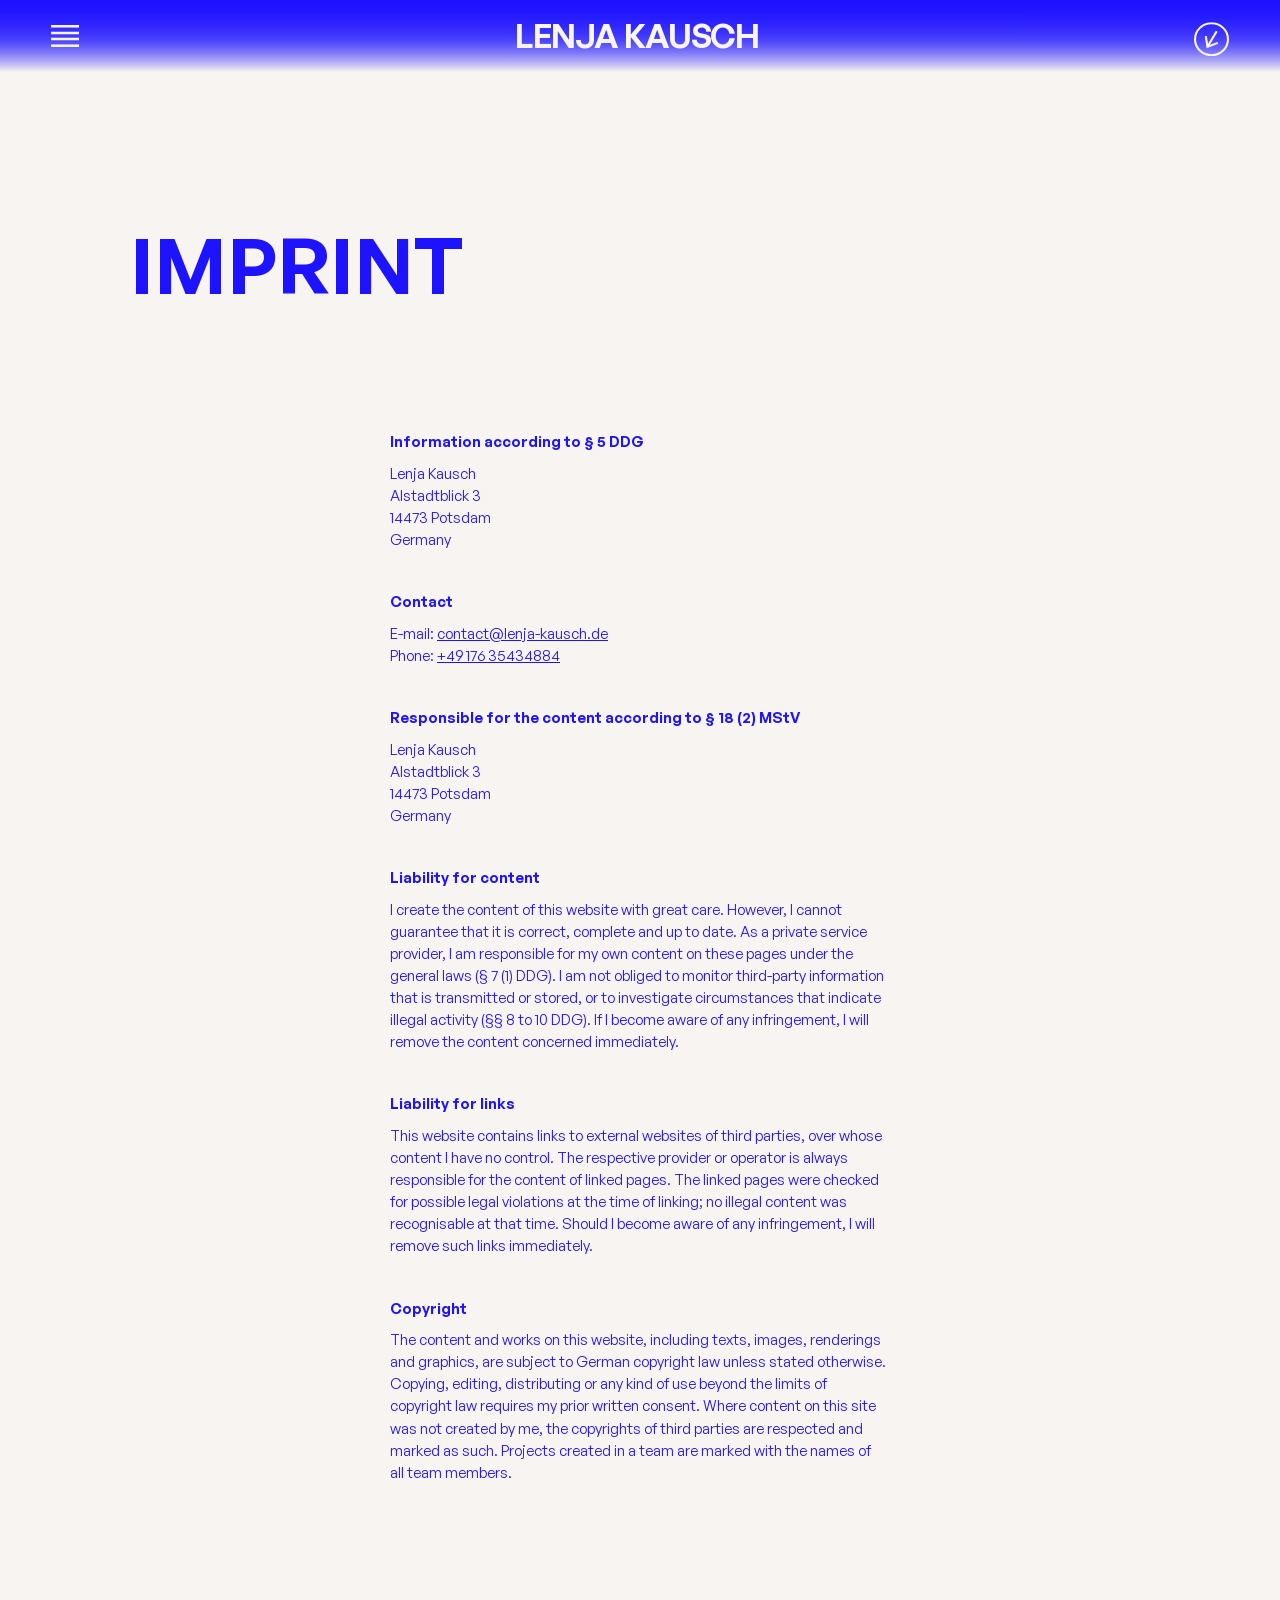
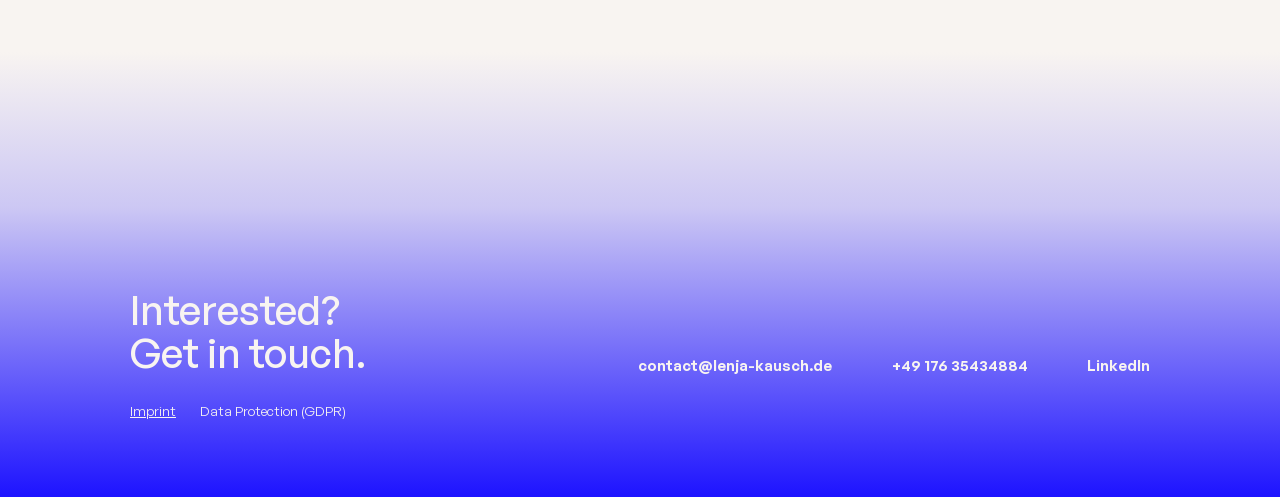
<file: impressum.html>
<!DOCTYPE html>
<html lang="en">
<head>
<meta charset="UTF-8">
<meta name="robots" content="noindex">
<meta name="viewport" content="width=device-width, initial-scale=1.0">
<title>Imprint — Lenja Kausch</title>
<meta name="description" content="Imprint (Impressum) of the portfolio website of Lenja Kausch.">
<link rel="stylesheet" href="css/fonts.css">
<link rel="stylesheet" href="css/style.css">
</head>
<body class="theme-about legal-page">

<header class="site-header" id="top">
  <div class="nav-zone">
    <button class="nav-trigger" type="button" aria-haspopup="true" aria-expanded="false" aria-controls="nav-panel" aria-label="Menu">
      <img src="assets/icons/icon-menu.svg" alt="" width="33" height="26">
      <span class="nav-trigger__plus" aria-hidden="true"></span>
    </button>
    <nav class="nav-panel" id="nav-panel" aria-label="Main">
      <ul class="nav-list">
        <li class="nav-list__item nav-list__item--parent">
          <a href="index.html">Work</a>
          <ul class="nav-sublist">
            <li><a href="saxxella.html">saXXella</a></li>
            <li><a href="c2c2.html">CS²</a></li>
            <li><a href="under-pressure.html">Under Pressure</a></li>
            <li><a href="mumuth.html">Mumuth</a></li>
            <li><a href="entangled-in-democracy.html">Entangled<span class="nav-sublist__long"> in Democracy</span></a></li>
          </ul>
        </li>
        <li class="nav-list__item"><a href="about.html">About me</a></li>
      </ul>
      <p class="nav-panel__initials" aria-hidden="true">LK</p>
    </nav>
  </div>

  <a href="index.html" class="logo">Lenja Kausch</a>

  <a href="#footer" class="header-cta" aria-label="Get in touch">
    <span class="header-cta__label">GET IN<br>TOUCH</span>
    <span class="header-cta__icon">
      <img src="assets/icons/icon-arrow-circle.svg" alt="" width="24" height="24">
    </span>
  </a>
</header>

<main>
  <section class="legal">
    <div class="container">
      <h1 class="section-title section-title--h1">Imprint</h1>
      <div class="legal__body">
        <h2>Information according to § 5 DDG</h2>
        <p>Lenja Kausch<br>Alstadtblick 3<br>14473 Potsdam<br>Germany</p>

        <h2>Contact</h2>
        <p>E-mail: <a href="mailto:contact@lenja-kausch.de">contact@lenja-kausch.de</a><br>Phone: <a href="tel:+4917635434884">+49 176 35434884</a></p>

        <h2>Responsible for the content according to § 18 (2) MStV</h2>
        <p>Lenja Kausch<br>Alstadtblick 3<br>14473 Potsdam<br>Germany</p>

        <h2>Liability for content</h2>
        <p>I create the content of this website with great care. However, I cannot guarantee that it is correct, complete and up to date. As a private service provider, I am responsible for my own content on these pages under the general laws (§ 7 (1) DDG). I am not obliged to monitor third-party information that is transmitted or stored, or to investigate circumstances that indicate illegal activity (§§ 8 to 10 DDG). If I become aware of any infringement, I will remove the content concerned immediately.</p>

        <h2>Liability for links</h2>
        <p>This website contains links to external websites of third parties, over whose content I have no control. The respective provider or operator is always responsible for the content of linked pages. The linked pages were checked for possible legal violations at the time of linking; no illegal content was recognisable at that time. Should I become aware of any infringement, I will remove such links immediately.</p>

        <h2>Copyright</h2>
        <p>The content and works on this website, including texts, images, renderings and graphics, are subject to German copyright law unless stated otherwise. Copying, editing, distributing or any kind of use beyond the limits of copyright law requires my prior written consent. Where content on this site was not created by me, the copyrights of third parties are respected and marked as such. Projects created in a team are marked with the names of all team members.</p>
      </div>
    </div>
  </section>
</main>

<footer class="site-footer" id="footer">
  <div class="container footer__grid">
    <h2 class="footer__title">Interested?<br>Get in touch.</h2>
    <ul class="footer__links">
      <li><a href="mailto:contact@lenja-kausch.de">contact@lenja-kausch.de</a></li>
      <li><a href="tel:+4917635434884">+49 176 35434884</a></li>
      <li><a href="https://www.linkedin.com/in/lenja-kausch-913a39297" target="_blank" rel="noopener">LinkedIn</a></li>
    </ul>
    <p class="footer__legal"><a href="impressum.html" aria-current="page">Imprint</a><a href="datenschutz.html">Data Protection (GDPR)</a></p>
  </div>
</footer>

<script src="js/script.js"></script>
</body>
</html>
</file>
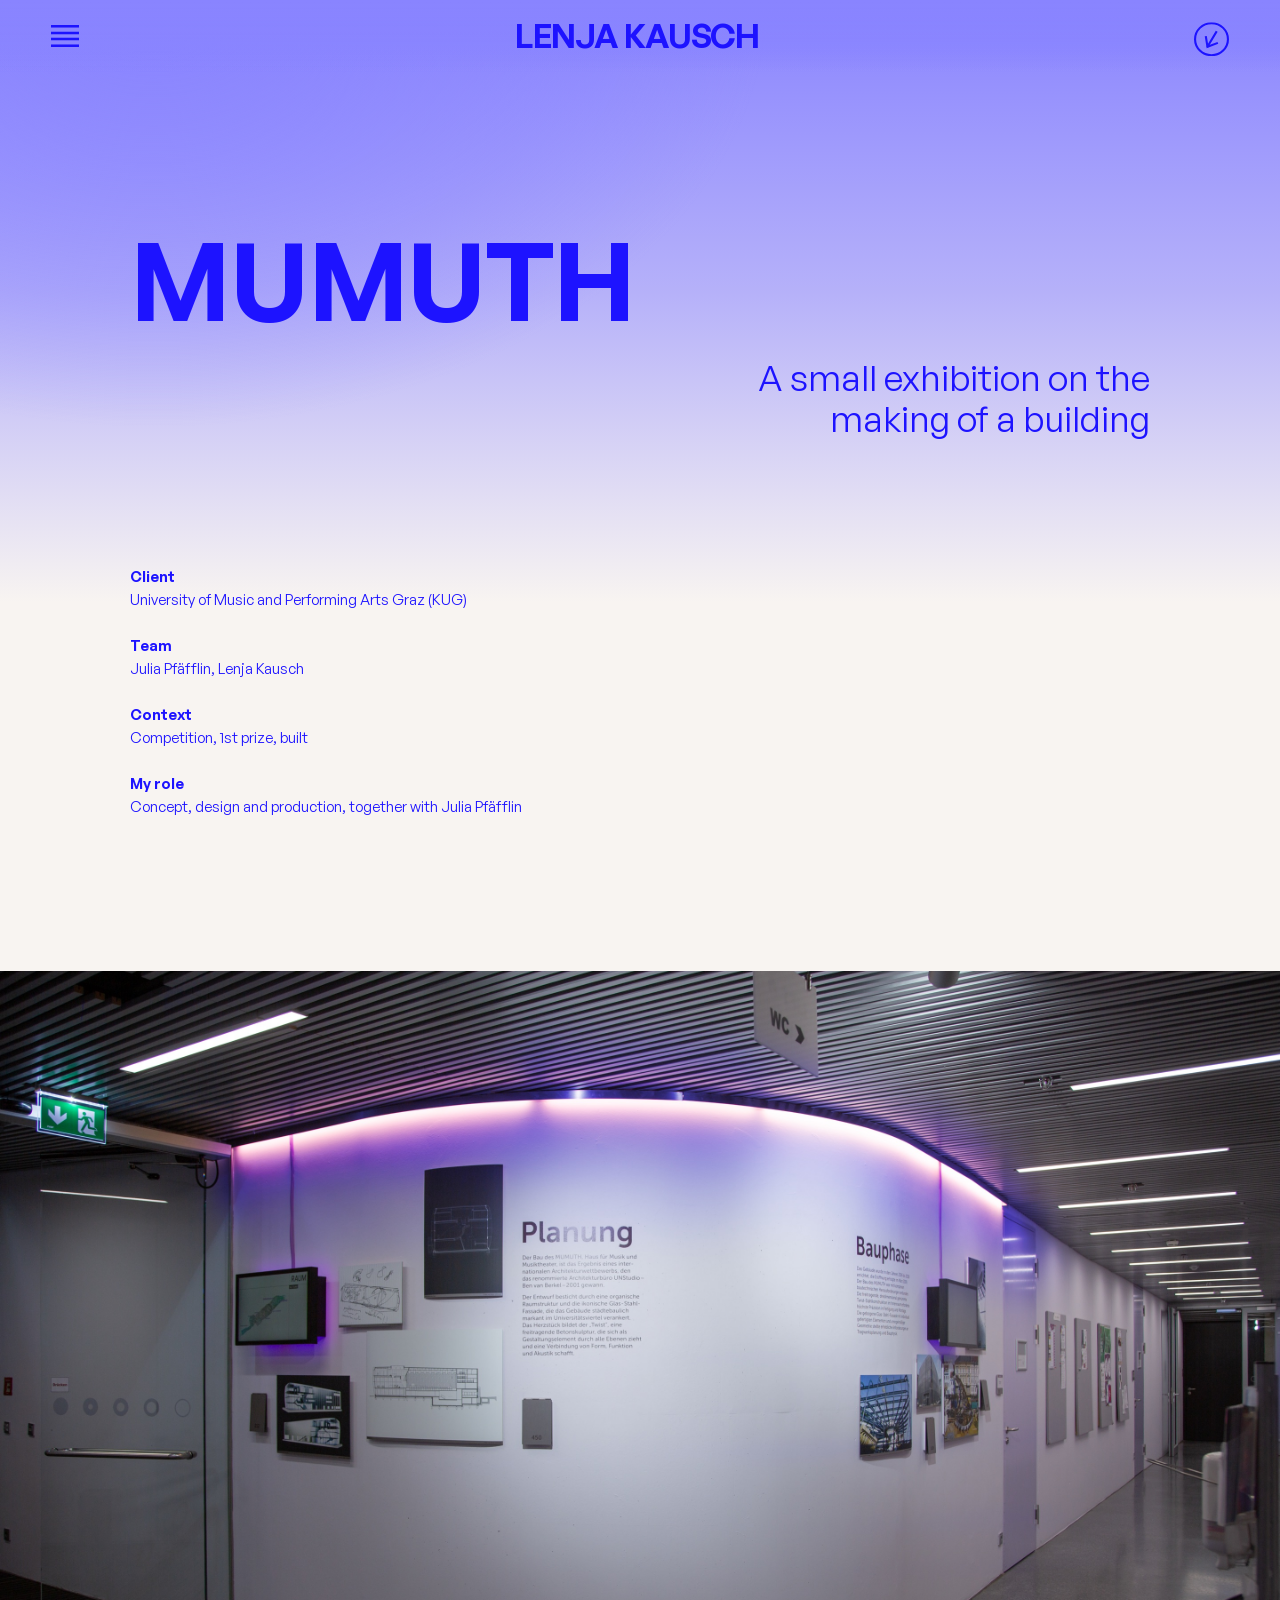
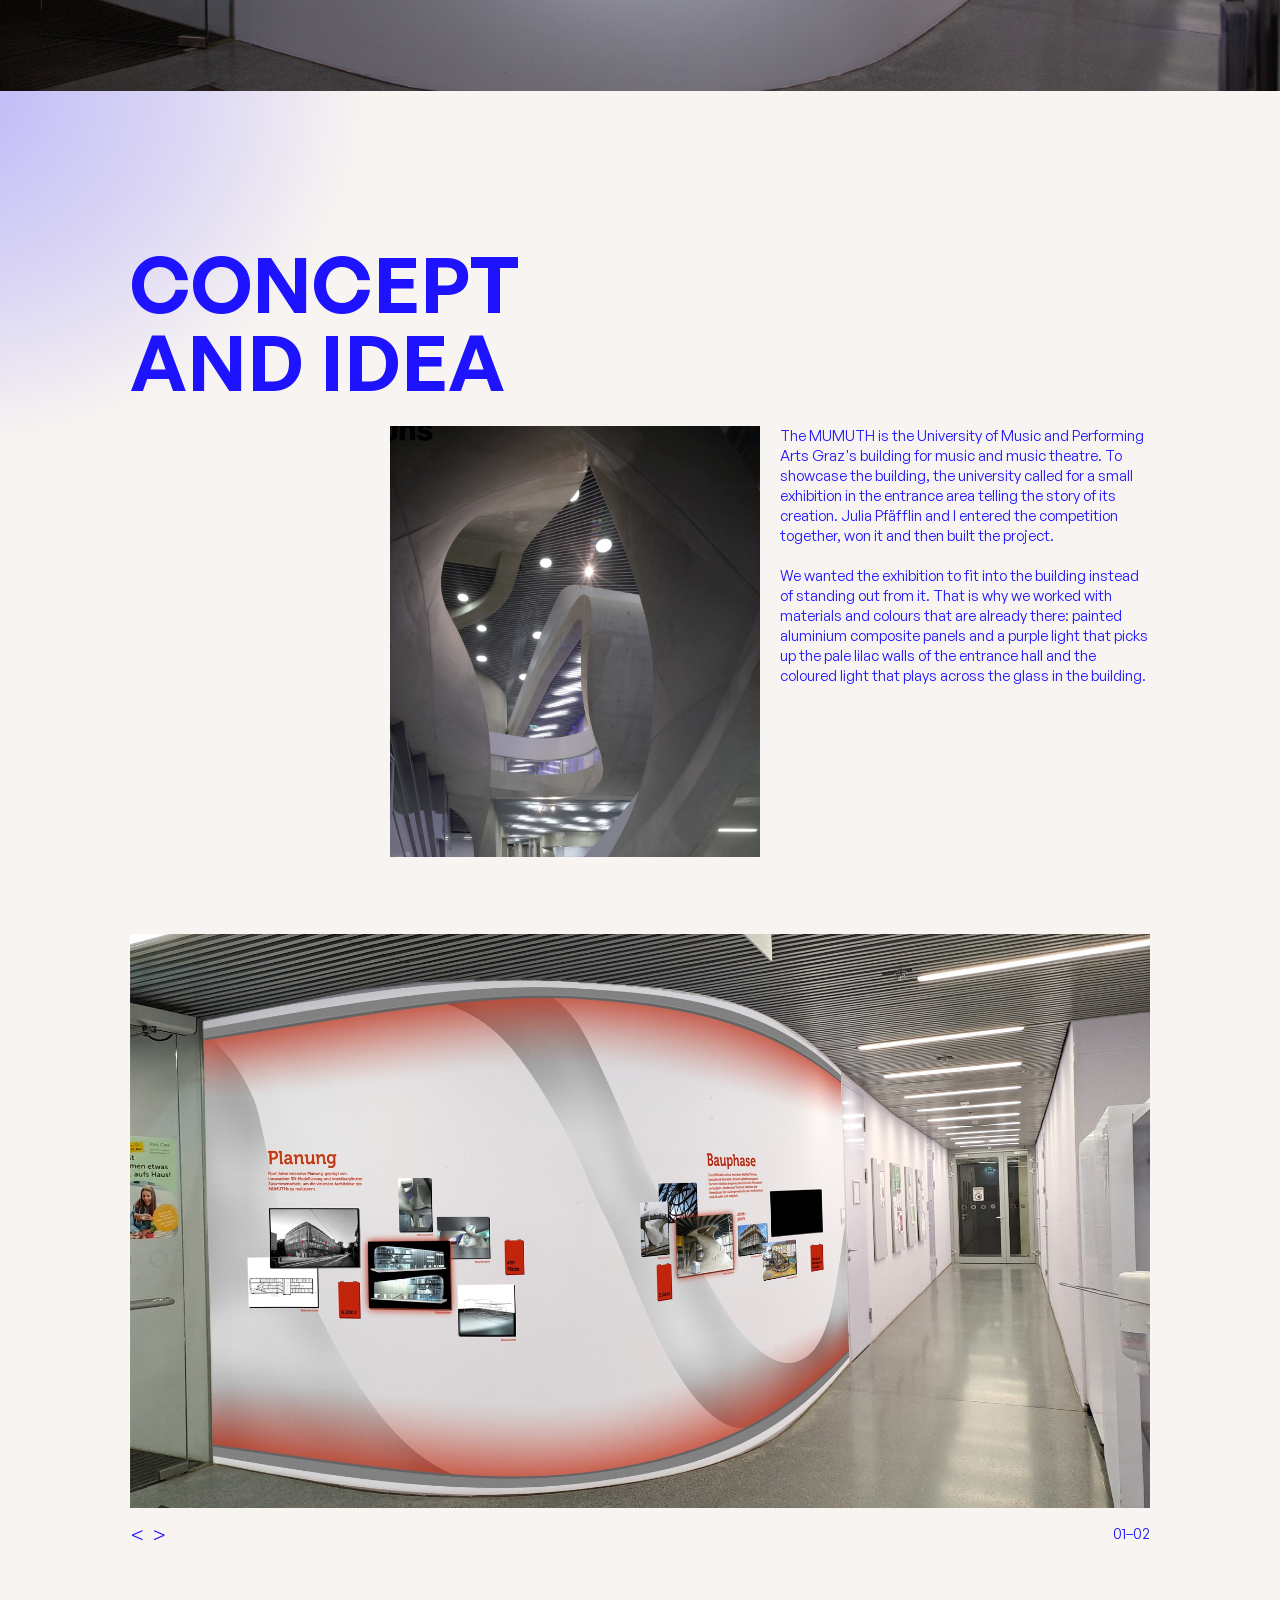
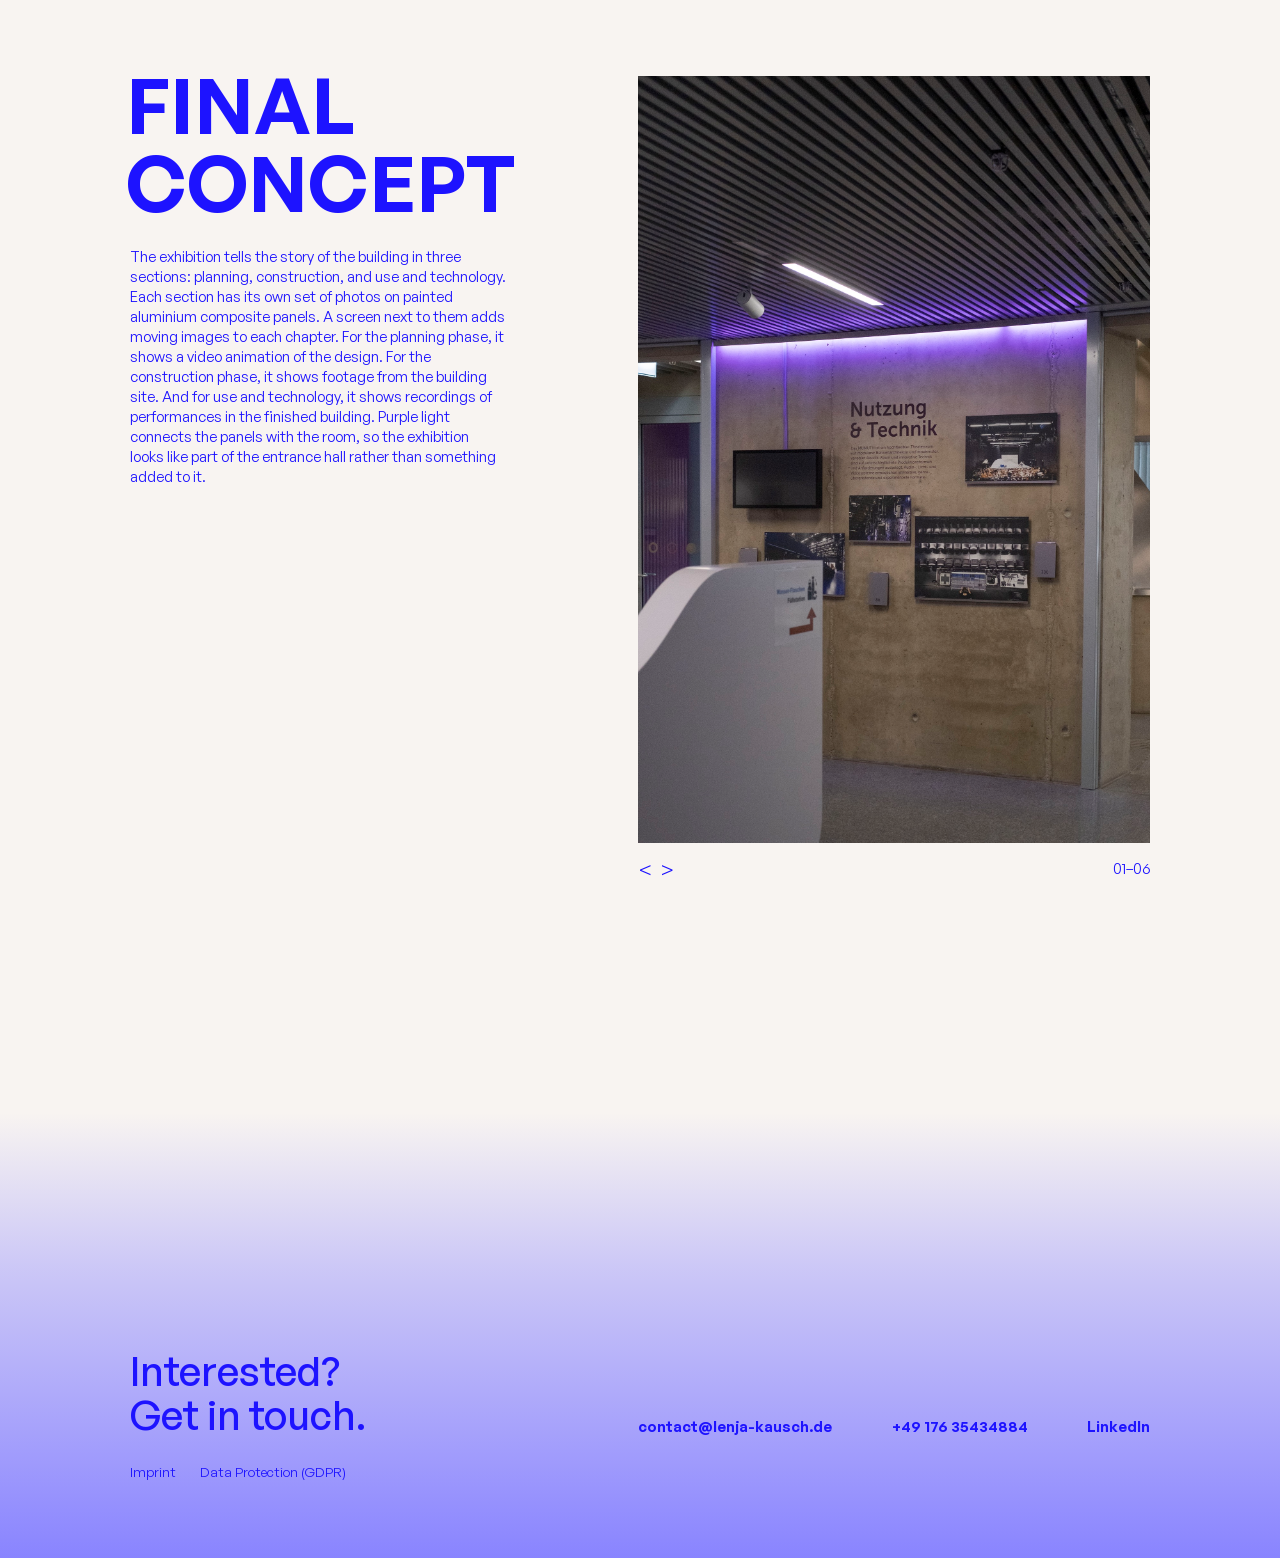
<file: mumuth.html>
<!DOCTYPE html>
<html lang="en">
<head>
<meta charset="UTF-8">
<meta name="viewport" content="width=device-width, initial-scale=1.0">
<title>Mumuth — Lenja Kausch</title>
<meta name="description" content="Mumuth — a small exhibition on the making of a building. Exhibition design case study by Lenja Kausch.">
<link rel="stylesheet" href="css/fonts.css">
<link rel="stylesheet" href="css/style.css">
</head>
<body class="theme-mumuth">

<header class="site-header" id="top">
  <div class="nav-zone">
    <button class="nav-trigger" type="button" aria-haspopup="true" aria-expanded="false" aria-controls="nav-panel" aria-label="Menu">
      <img src="assets/icons/icon-menu-mumuth.svg" alt="" width="33" height="26">
      <span class="nav-trigger__plus" aria-hidden="true"></span>
    </button>
    <nav class="nav-panel" id="nav-panel" aria-label="Main">
      <ul class="nav-list">
        <li class="nav-list__item nav-list__item--parent">
          <a href="index.html">Work</a>
          <ul class="nav-sublist">
            <li><a href="saxxella.html">saXXella</a></li>
            <li><a href="c2c2.html">CS²</a></li>
            <li><a href="under-pressure.html">Under Pressure</a></li>
            <li class="is-current" aria-current="page"><a href="mumuth.html">Mumuth</a></li>
            <li><a href="entangled-in-democracy.html">Entangled<span class="nav-sublist__long"> in Democracy</span></a></li>
          </ul>
        </li>
        <li class="nav-list__item"><a href="about.html">About me</a></li>
      </ul>
      <p class="nav-panel__initials" aria-hidden="true">LK</p>
    </nav>
  </div>

  <a href="index.html" class="logo">Lenja Kausch</a>

  <a href="#footer" class="header-cta" aria-label="Get in touch">
    <span class="header-cta__label">GET IN<br>TOUCH</span>
    <span class="header-cta__icon">
      <img src="assets/icons/icon-arrow-circle-mumuth.svg" alt="" width="24" height="24">
    </span>
  </a>
</header>

<main>

  <section class="hero" id="intro">
    <div class="container">
      <h1 class="hero__title"><span class="hero__title-line">Mumuth</span></h1>
      <p class="hero__subtitle"><span class="hero__subtitle-line">A small exhibition on the</span><br><span class="hero__subtitle-line">making of a building</span></p>
      <div class="hero__info">
        <div class="info-block">
          <p class="info-block__label">Client</p>
          <p>University of Music and Performing Arts Graz (KUG)</p>
        </div>
        <div class="info-block">
          <p class="info-block__label">Team</p>
          <p>Julia Pfäfflin, Lenja Kausch</p>
        </div>
        <div class="info-block">
          <p class="info-block__label">Context</p>
          <p>Competition, 1st prize, built</p>
        </div>
        <div class="info-block">
          <p class="info-block__label">My role</p>
          <p>Concept, design and production, together with Julia Pfäfflin</p>
        </div>
      </div>
    </div>
  </section>

  <section class="concept-video">
    <img class="concept-video__player" src="assets/images/Mumuth/web/Mumuth_Intro.jpg" alt="The exhibition wall in the MUMUTH entrance hall, lit in purple, with the sections Planung and Bauphase.">
  </section>

  <section class="concept" id="concept">
    <div class="container">
      <h2 class="section-title section-title--h1">Concept </br> and Idea</h2>
      <div class="concept-intro">
        <img class="concept-intro__image" src="assets/images/Mumuth/Mumuth_Building.png" alt="Interior of the MUMUTH with its curved concrete structure." width="1195" height="1392">
        <p class="section-lede concept-intro__lede">The MUMUTH is the University of Music and Performing Arts Graz's building for music and music theatre. To showcase the building, the university called for a small exhibition in the entrance area telling the story of its creation. Julia Pfäfflin and I entered the competition together, won it and then built the project.<br><br>We wanted the exhibition to fit into the building instead of standing out from it. That is why we worked with materials and colours that are already there: painted aluminium composite panels and a purple light that picks up the pale lilac walls of the entrance hall and the coloured light that plays across the glass in the building.</p>
      </div>

      <figure class="media-frame" data-carousel>
        <div class="media-frame__images">
          <img src="assets/images/Mumuth/web/Mumuth_Concept and Idea_1.jpg" alt="Concept and Idea visualisation 1" class="is-active">
          <img src="assets/images/Mumuth/web/Mumuth_Concept and Idea_2.jpg" alt="Concept and Idea visualisation 2">
        </div>
        <figcaption>
          <span class="media-frame__nav">
            <button type="button" class="icon-btn icon-btn--sm" data-carousel-prev aria-label="Previous"><span aria-hidden="true">&lt;</span></button>
            <button type="button" class="icon-btn icon-btn--sm" data-carousel-next aria-label="Next"><span aria-hidden="true">&gt;</span></button>
          </span>
          <span class="media-frame__count"><span data-carousel-index>01</span>–02</span>
        </figcaption>
      </figure>
    </div>
  </section>

  <section class="final-result" id="final-result">
    <div class="container final-result__grid">
      <div class="final-result__text">
        <h2 class="section-title section-title--h1">Final Concept</h2>
        <p>The exhibition tells the story of the building in three sections: planning, construction, and use and technology. Each section has its own set of photos on painted aluminium composite panels. A screen next to them adds moving images to each chapter. For the planning phase, it shows a video animation of the design. For the construction phase, it shows footage from the building site. And for use and technology, it shows recordings of performances in the finished building. Purple light connects the panels with the room, so the exhibition looks like part of the entrance hall rather than something added to it.</p>
      </div>
      <figure class="media-frame media-frame--portrait" data-carousel>
        <div class="media-frame__images">
          <img src="assets/images/Mumuth/web/Mumuth_final result_1.jpg" alt="Final result photo 1" class="is-active">
          <img src="assets/images/Mumuth/web/Mumuth_final result_2.jpg" alt="Final result photo 2">
          <img src="assets/images/Mumuth/web/Mumuth_final result_3.jpg" alt="Final result photo 3">
          <img src="assets/images/Mumuth/web/Mumuth_final result_4.jpg" alt="Final result photo 4">
          <img src="assets/images/Mumuth/web/Mumuth_final result_5.jpg" alt="Final result photo 5">
          <img src="assets/images/Mumuth/web/Mumuth_final result_6.jpg" alt="Final result photo 6">
        </div>
        <figcaption>
          <span class="media-frame__nav">
            <button type="button" class="icon-btn icon-btn--sm" data-carousel-prev aria-label="Previous"><span aria-hidden="true">&lt;</span></button>
            <button type="button" class="icon-btn icon-btn--sm" data-carousel-next aria-label="Next"><span aria-hidden="true">&gt;</span></button>
          </span>
          <span class="media-frame__count"><span data-carousel-index>01</span>–06</span>
        </figcaption>
      </figure>
    </div>
  </section>

</main>

<footer class="site-footer" id="footer">
  <div class="container footer__grid">
    <h2 class="footer__title">Interested?<br>Get in touch.</h2>
    <ul class="footer__links">
      <li><a href="mailto:contact@lenja-kausch.de">contact@lenja-kausch.de</a></li>
      <li><a href="tel:+4917635434884">+49 176 35434884</a></li>
      <li><a href="https://www.linkedin.com/in/lenja-kausch-913a39297" target="_blank" rel="noopener">LinkedIn</a></li>
    </ul>
    <p class="footer__legal"><a href="impressum.html">Imprint</a><a href="datenschutz.html">Data Protection (GDPR)</a></p>
  </div>
</footer>

<script src="js/script.js"></script>
</body>
</html>
</file>
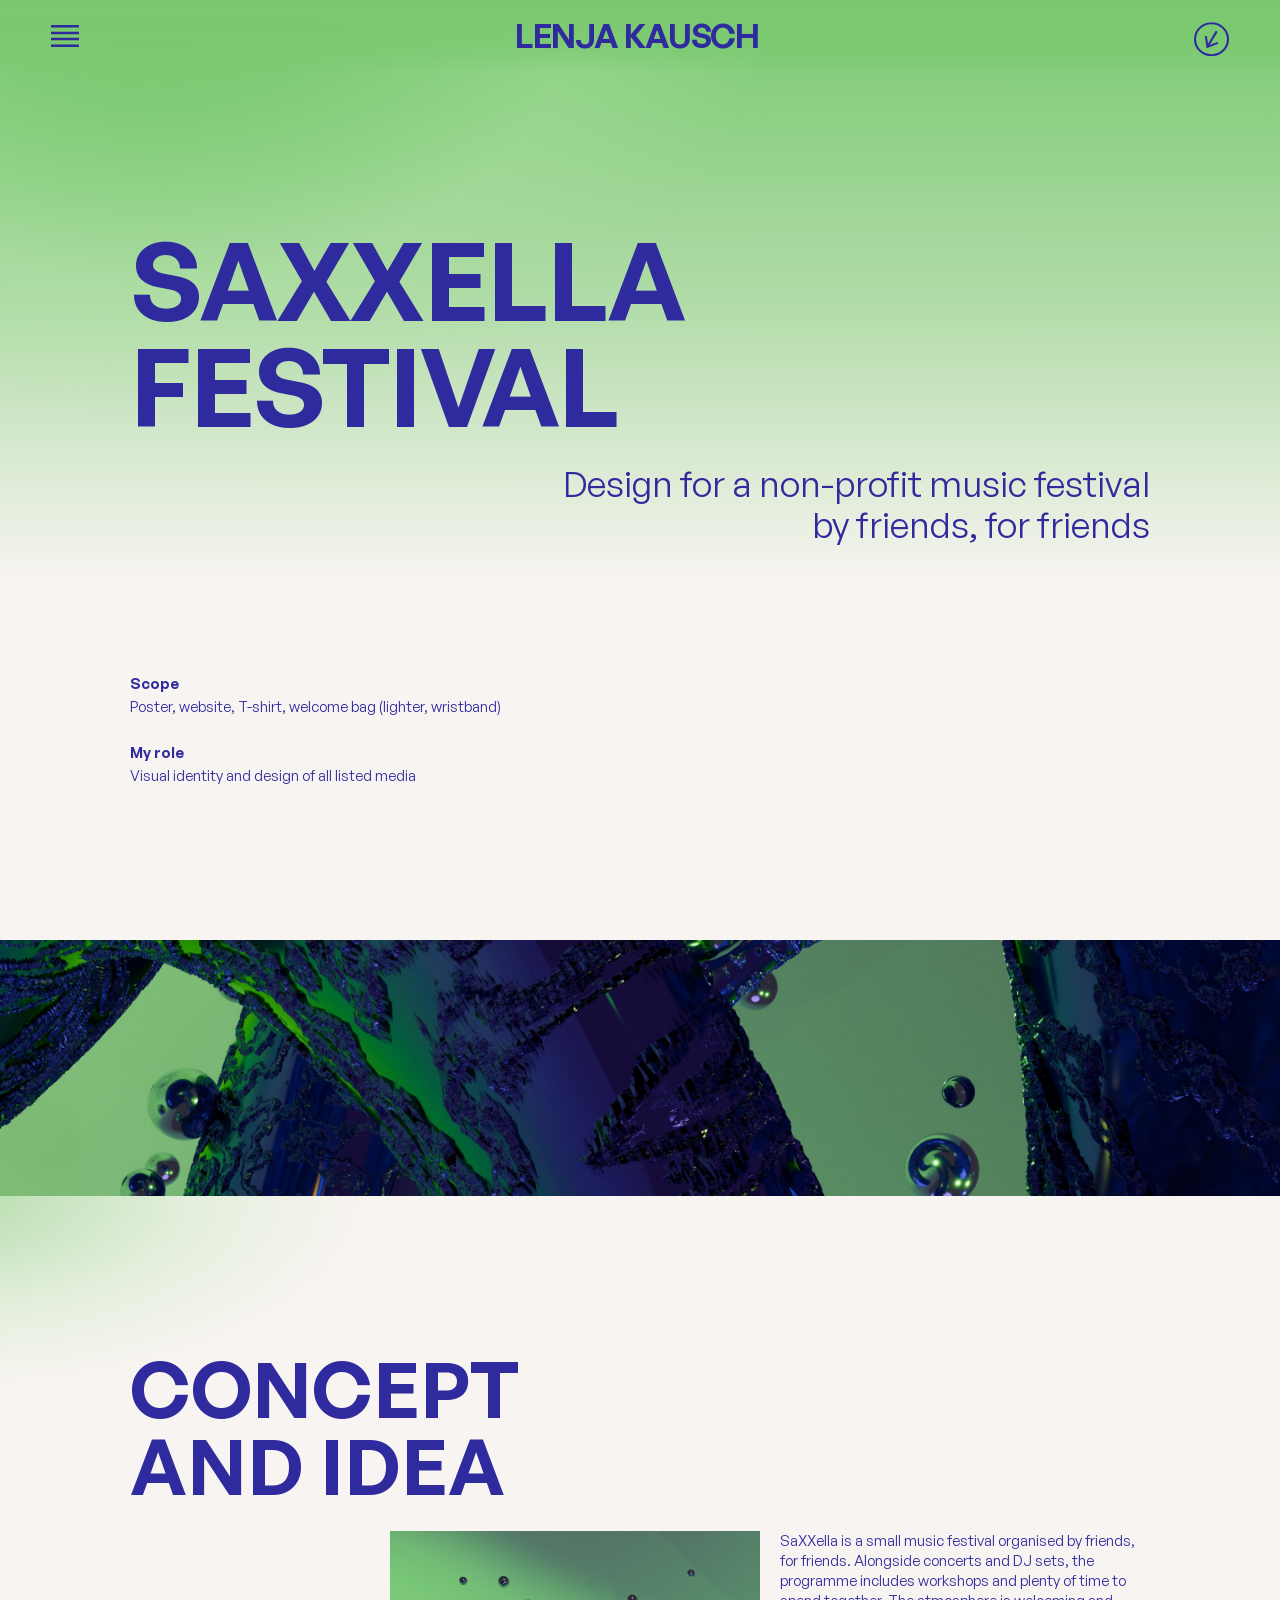
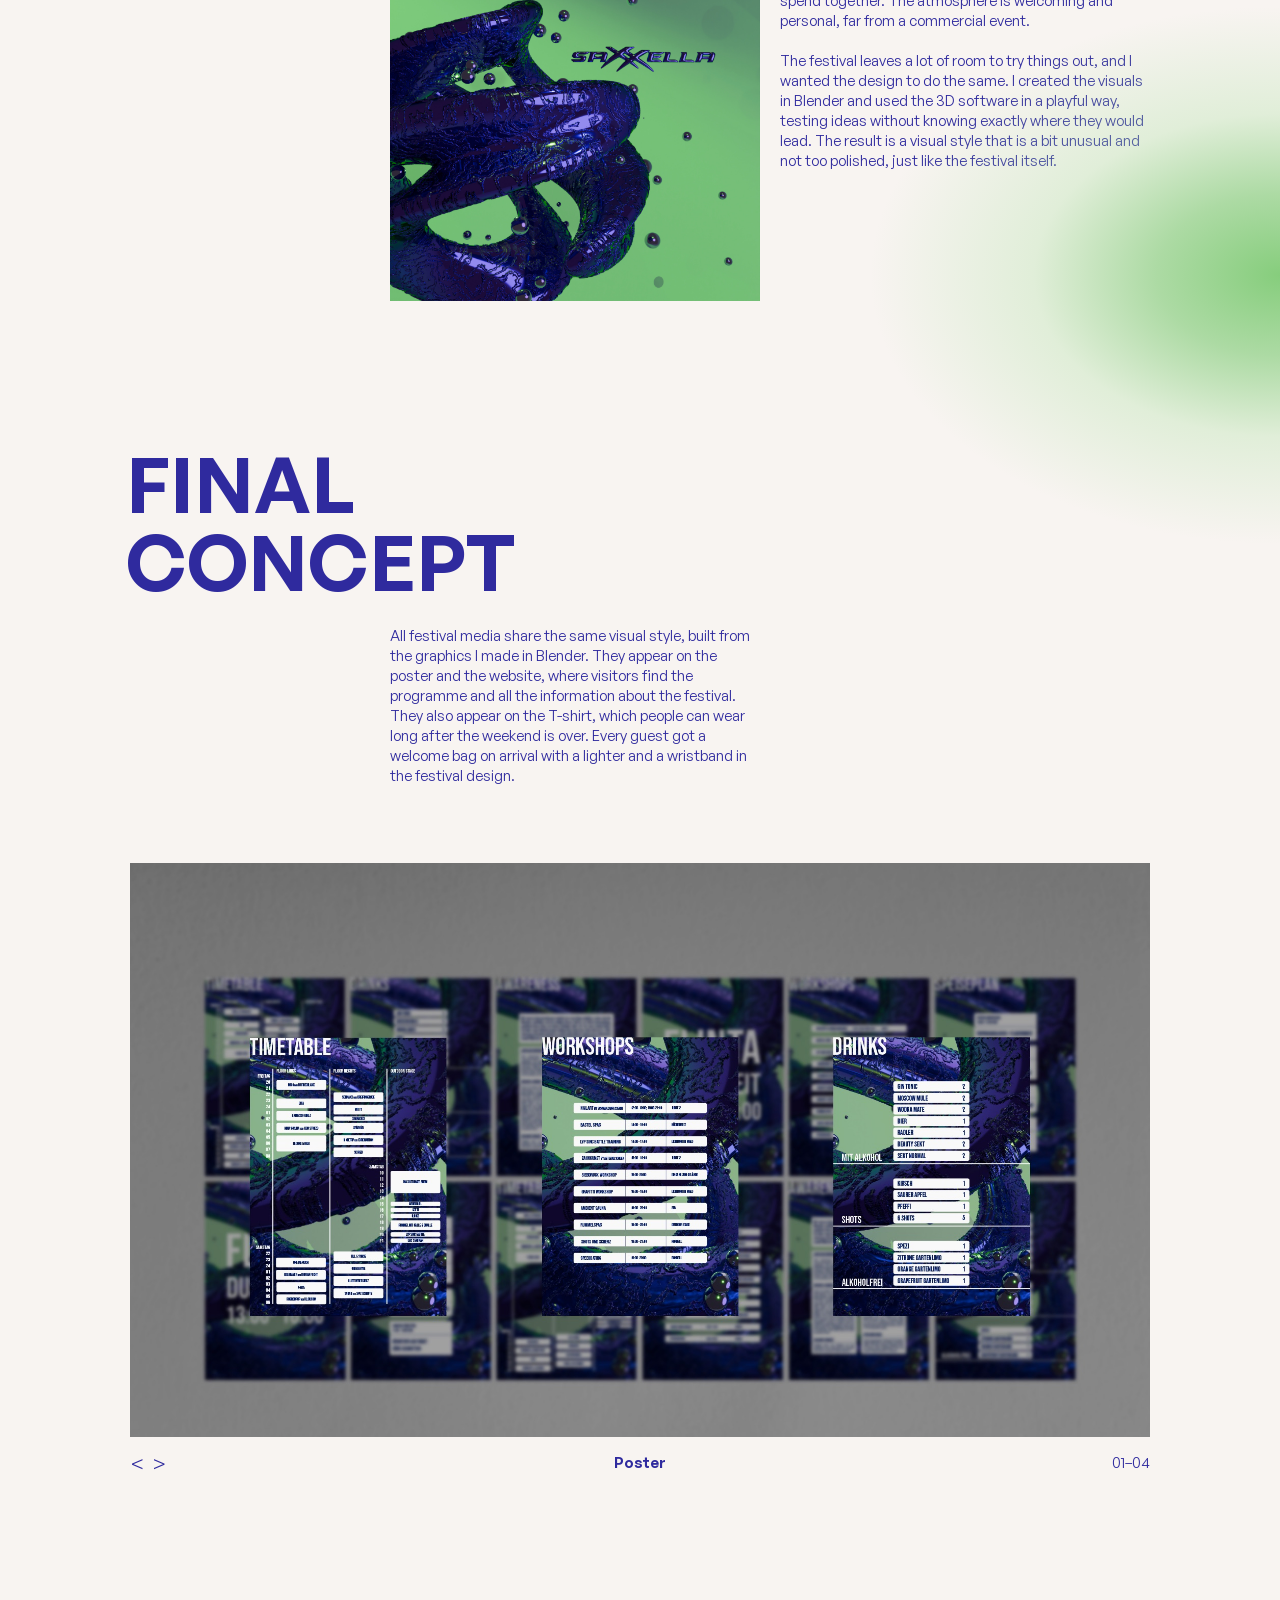
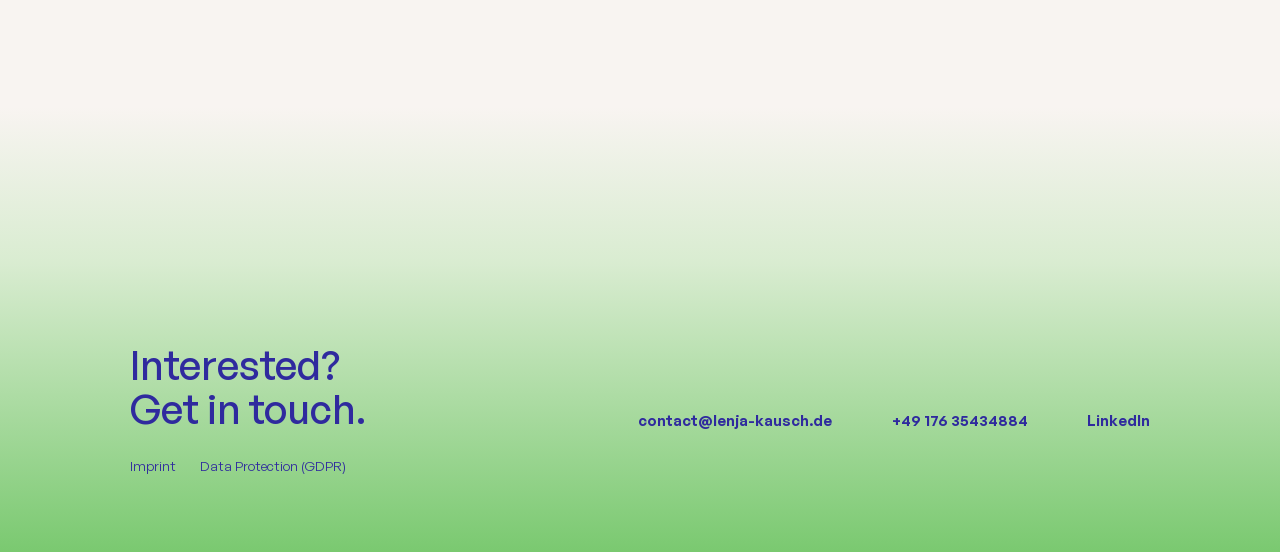
<file: saxxella.html>
<!DOCTYPE html>
<html lang="en">
<head>
<meta charset="UTF-8">
<meta name="viewport" content="width=device-width, initial-scale=1.0">
<title>saXXella Festival — Lenja Kausch</title>
<meta name="description" content="saXXella Festival — design for a non-profit music festival by friends, for friends. Case study by Lenja Kausch.">
<link rel="stylesheet" href="css/fonts.css">
<link rel="stylesheet" href="css/style.css">
</head>
<body class="theme-saxxella">

<header class="site-header" id="top">
  <div class="nav-zone">
    <button class="nav-trigger" type="button" aria-haspopup="true" aria-expanded="false" aria-controls="nav-panel" aria-label="Menu">
      <img src="assets/icons/icon-menu-saxxella.svg" alt="" width="33" height="26">
      <span class="nav-trigger__plus" aria-hidden="true"></span>
    </button>
    <nav class="nav-panel" id="nav-panel" aria-label="Main">
      <ul class="nav-list">
        <li class="nav-list__item nav-list__item--parent">
          <a href="index.html">Work</a>
          <ul class="nav-sublist">
            <li class="is-current" aria-current="page"><a href="saxxella.html">saXXella</a></li>
            <li><a href="c2c2.html">CS²</a></li>
            <li><a href="under-pressure.html">Under Pressure</a></li>
            <li><a href="mumuth.html">Mumuth</a></li>
            <li><a href="entangled-in-democracy.html">Entangled<span class="nav-sublist__long"> in Democracy</span></a></li>
          </ul>
        </li>
        <li class="nav-list__item"><a href="about.html">About me</a></li>
      </ul>
      <p class="nav-panel__initials" aria-hidden="true">LK</p>
    </nav>
  </div>

  <a href="index.html" class="logo">Lenja Kausch</a>

  <a href="#footer" class="header-cta" aria-label="Get in touch">
    <span class="header-cta__label">GET IN<br>TOUCH</span>
    <span class="header-cta__icon">
      <img src="assets/icons/icon-arrow-circle-saxxella.svg" alt="" width="24" height="24">
    </span>
  </a>
</header>

<main>

  <section class="hero" id="intro">
    <div class="container">
      <h1 class="hero__title"><span class="hero__title-line">saXXella</span><br><span class="hero__title-line">Festival</span></h1>
      <p class="hero__subtitle"><span class="hero__subtitle-line">Design for a non-profit music festival</span><br><span class="hero__subtitle-line">by friends, for friends</span></p>
      <div class="hero__info">
        <div class="info-block">
          <p class="info-block__label">Scope</p>
          <p>Poster, website, T-shirt, welcome bag (lighter, wristband)</p>
        </div>
        <div class="info-block">
          <p class="info-block__label">My role</p>
          <p>Visual identity and design of all listed media</p>
        </div>
      </div>
    </div>
  </section>

  <section class="concept-video">
    <img class="concept-video__player" src="assets/images/Saxxella/web/saxxella_intro_rotated.jpg" alt="Close-up of the festival's 3D graphic made in Blender: glossy purple tubes on green">
  </section>

  <section class="concept" id="concept">
    <div class="container">
      <h2 class="section-title section-title--h1">Concept </br> and Idea</h2>
      <div class="concept-intro">
        <img class="concept-intro__image" src="assets/images/Saxxella/web/saxxella_logo.jpg" alt="The saXXella logo next to a twisted purple 3D shape on a green background" width="2560" height="2560">
        <p class="section-lede concept-intro__lede">SaXXella is a small music festival organised by friends, for friends. Alongside concerts and DJ sets, the programme includes workshops and plenty of time to spend together. The atmosphere is welcoming and personal, far from a commercial event.<br><br>The festival leaves a lot of room to try things out, and I wanted the design to do the same. I created the visuals in Blender and used the 3D software in a playful way, testing ideas without knowing exactly where they would lead. The result is a visual style that is a bit unusual and not too polished, just like the festival itself.</p>
      </div>
    </div>
  </section>

  <section class="final-result" id="final-result">
    <div class="container final-result__grid">
      <div class="final-result__text">
        <h2 class="section-title section-title--h1">Final<br>Concept</h2>
        <p>All festival media share the same visual style, built from the graphics I made in Blender. They appear on the poster and the website, where visitors find the programme and all the information about the festival. They also appear on the T-shirt, which people can wear long after the weekend is over. Every guest got a welcome bag on arrival with a lighter and a wristband in the festival design.</p>
      </div>
      <figure class="media-frame" data-carousel>
        <div class="media-frame__images">
          <img src="assets/images/Saxxella/web/saxxella_poster.jpg" alt="The saXXella poster with the timetable, workshops and drinks" data-caption="Poster" class="is-active" style="object-position: 50% 45%">
          <img src="assets/images/Saxxella/web/saxxella_web.jpg" alt="The saXXella website on desktop, laptop and phone, showing the ticket page" data-caption="Website">
          <img src="assets/images/Saxxella/web/saxxella_shirt.jpg" alt="Black saXXella T-shirt with the festival graphic on a hanger" data-caption="T-shirt" class="media-frame__images-item--contain saxxella-shirt">
          <img src="assets/images/Saxxella/web/saxxella_welcome-bag.jpg" alt="Lighters and a wristband from the welcome bag in the festival design" data-caption="Welcome bag">
        </div>
        <figcaption>
          <span class="media-frame__nav">
            <button type="button" class="icon-btn icon-btn--sm" data-carousel-prev aria-label="Previous"><span aria-hidden="true">&lt;</span></button>
            <button type="button" class="icon-btn icon-btn--sm" data-carousel-next aria-label="Next"><span aria-hidden="true">&gt;</span></button>
          </span>
          <span class="media-frame__caption" data-carousel-caption>Poster</span>
          <span class="media-frame__count"><span data-carousel-index>01</span>–04</span>
        </figcaption>
      </figure>
    </div>
  </section>

</main>

<footer class="site-footer" id="footer">
  <div class="container footer__grid">
    <h2 class="footer__title">Interested?<br>Get in touch.</h2>
    <ul class="footer__links">
      <li><a href="mailto:contact@lenja-kausch.de">contact@lenja-kausch.de</a></li>
      <li><a href="tel:+4917635434884">+49 176 35434884</a></li>
      <li><a href="https://www.linkedin.com/in/lenja-kausch-913a39297" target="_blank" rel="noopener">LinkedIn</a></li>
    </ul>
    <p class="footer__legal"><a href="impressum.html">Imprint</a><a href="datenschutz.html">Data Protection (GDPR)</a></p>
  </div>
</footer>

<script src="js/script.js"></script>
</body>
</html>
</file>
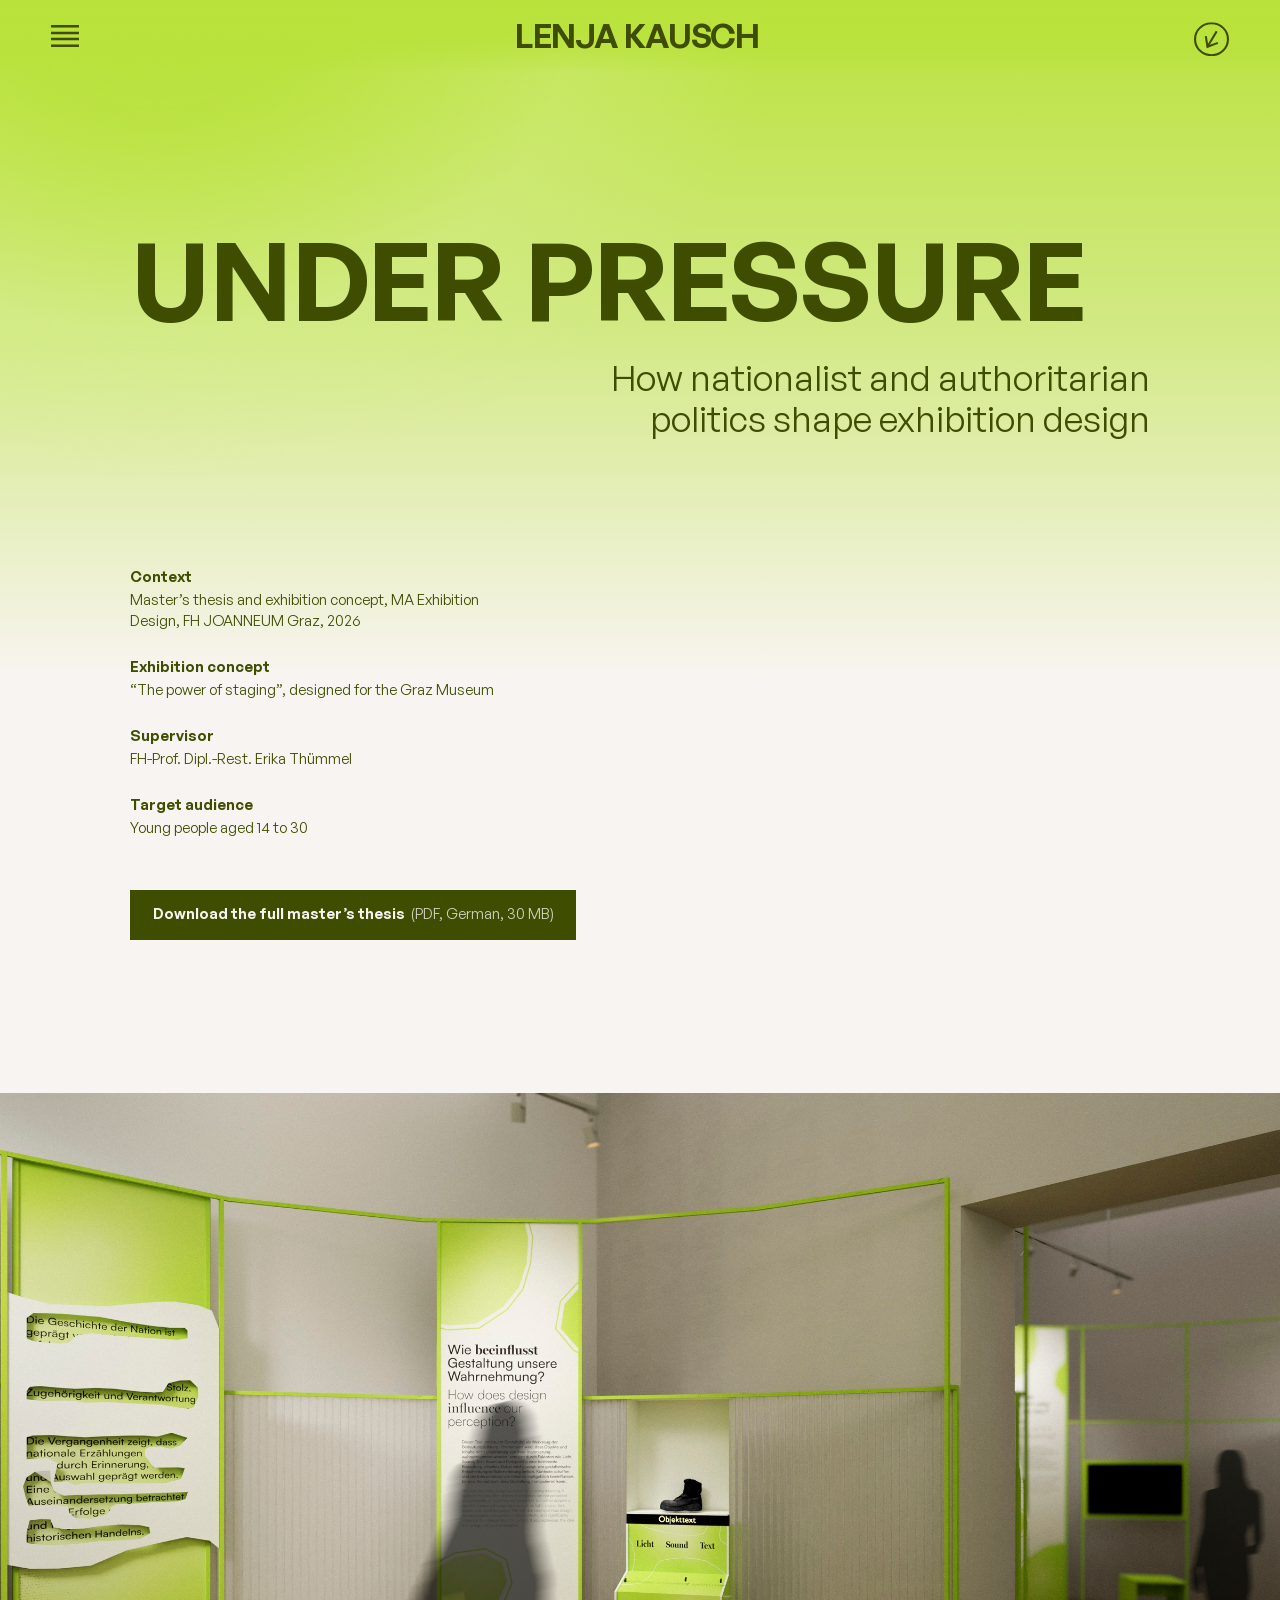
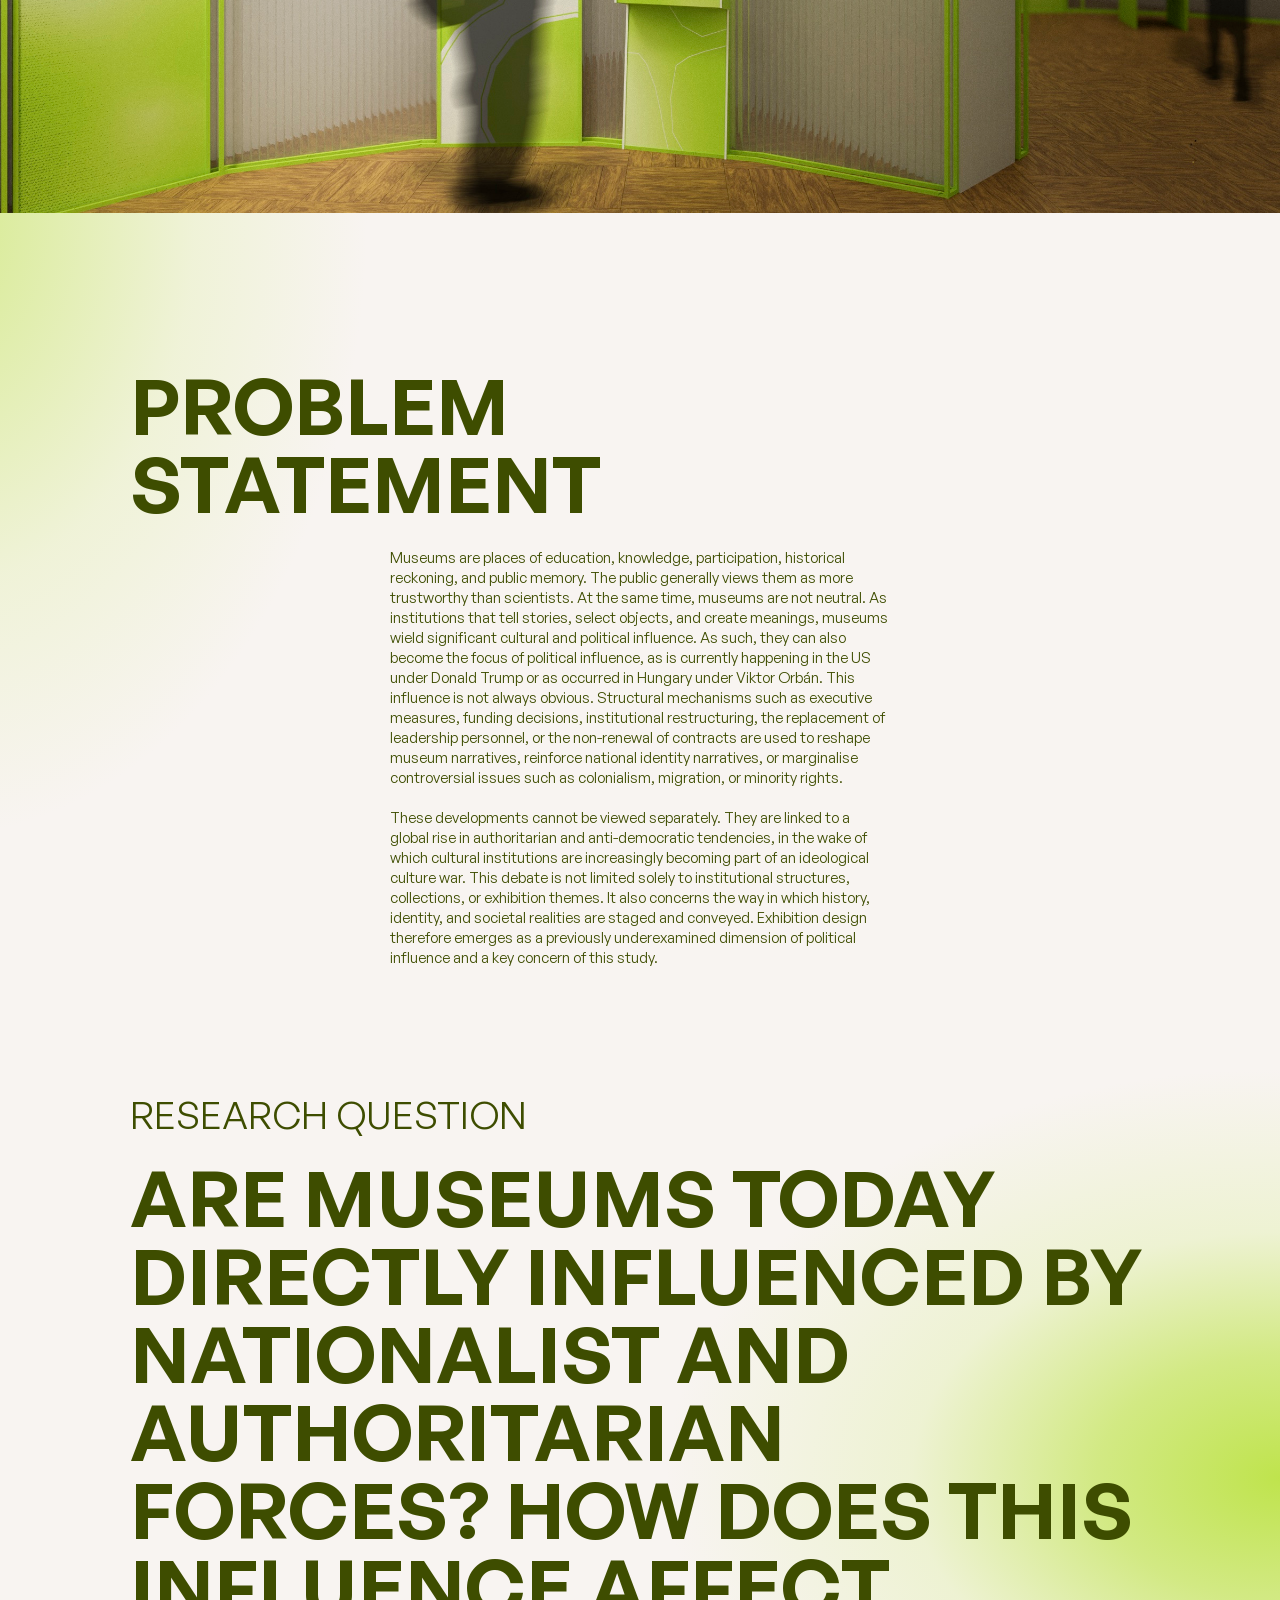
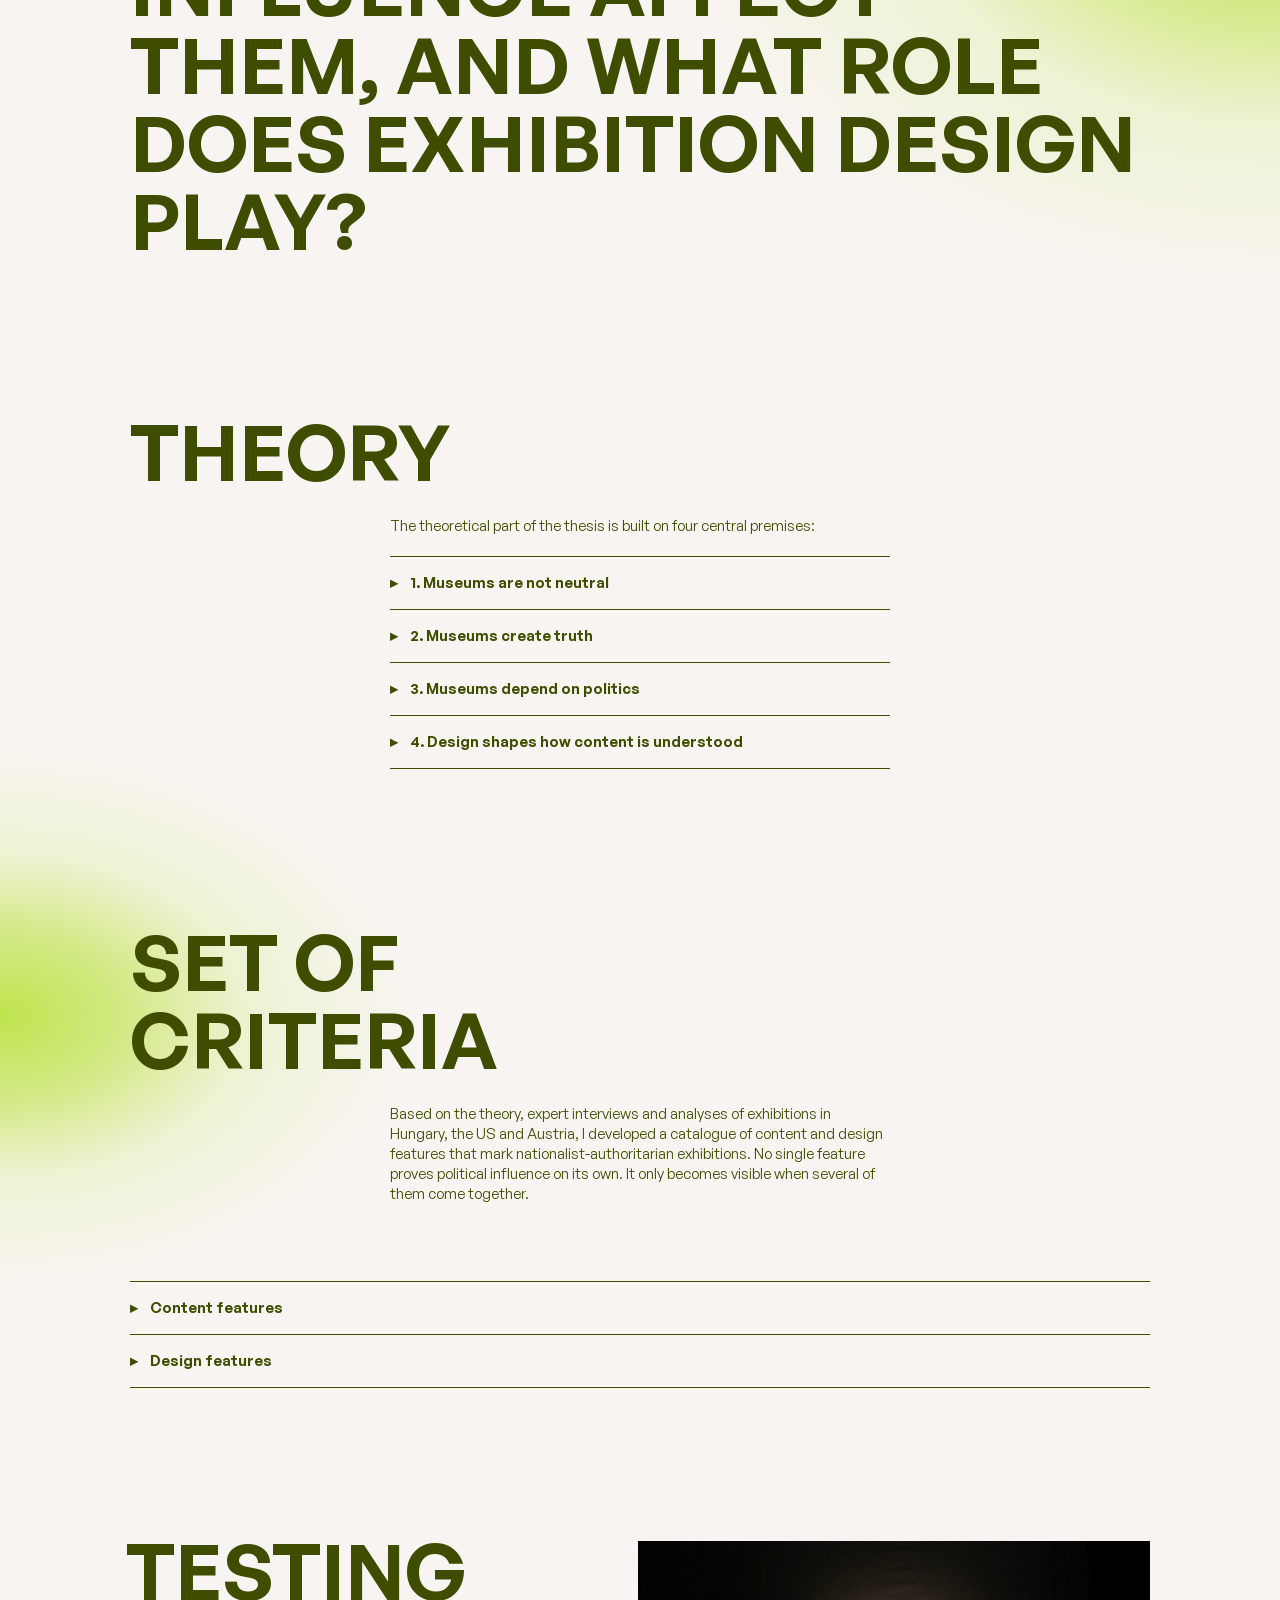
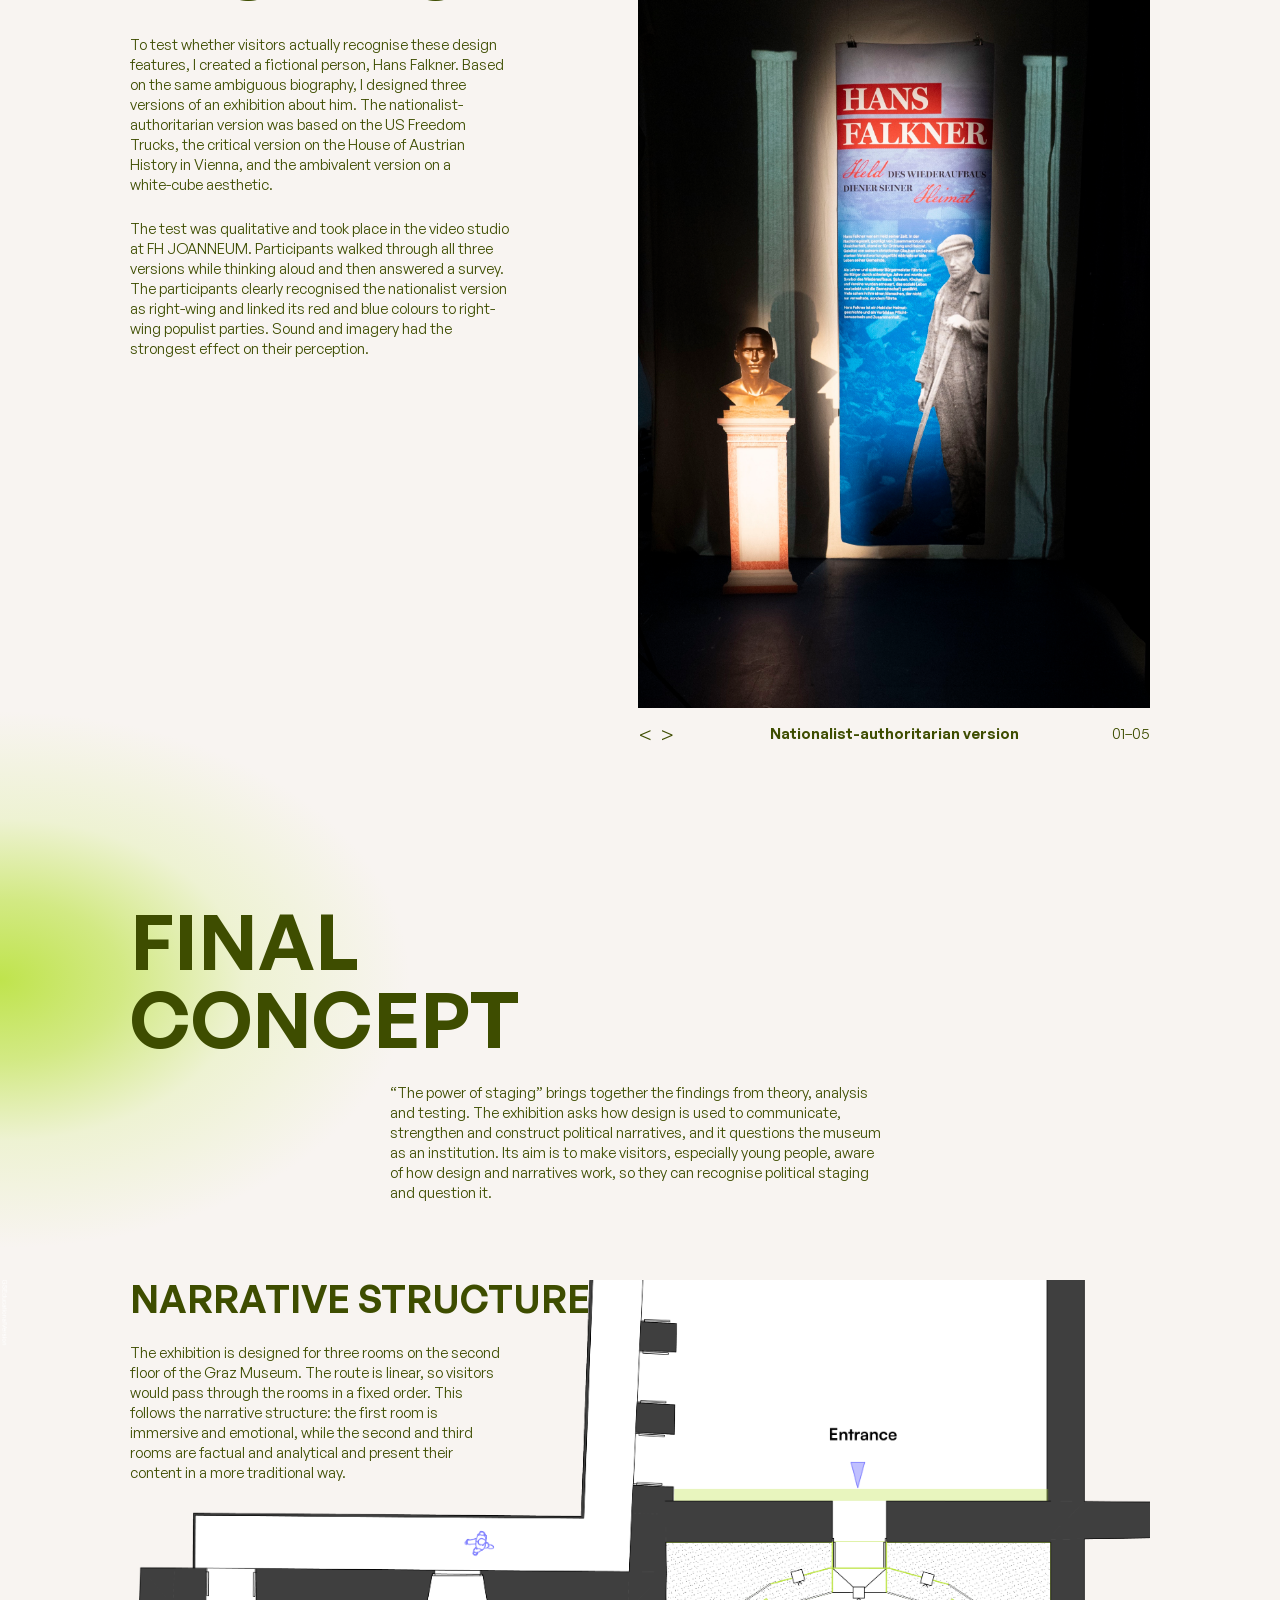
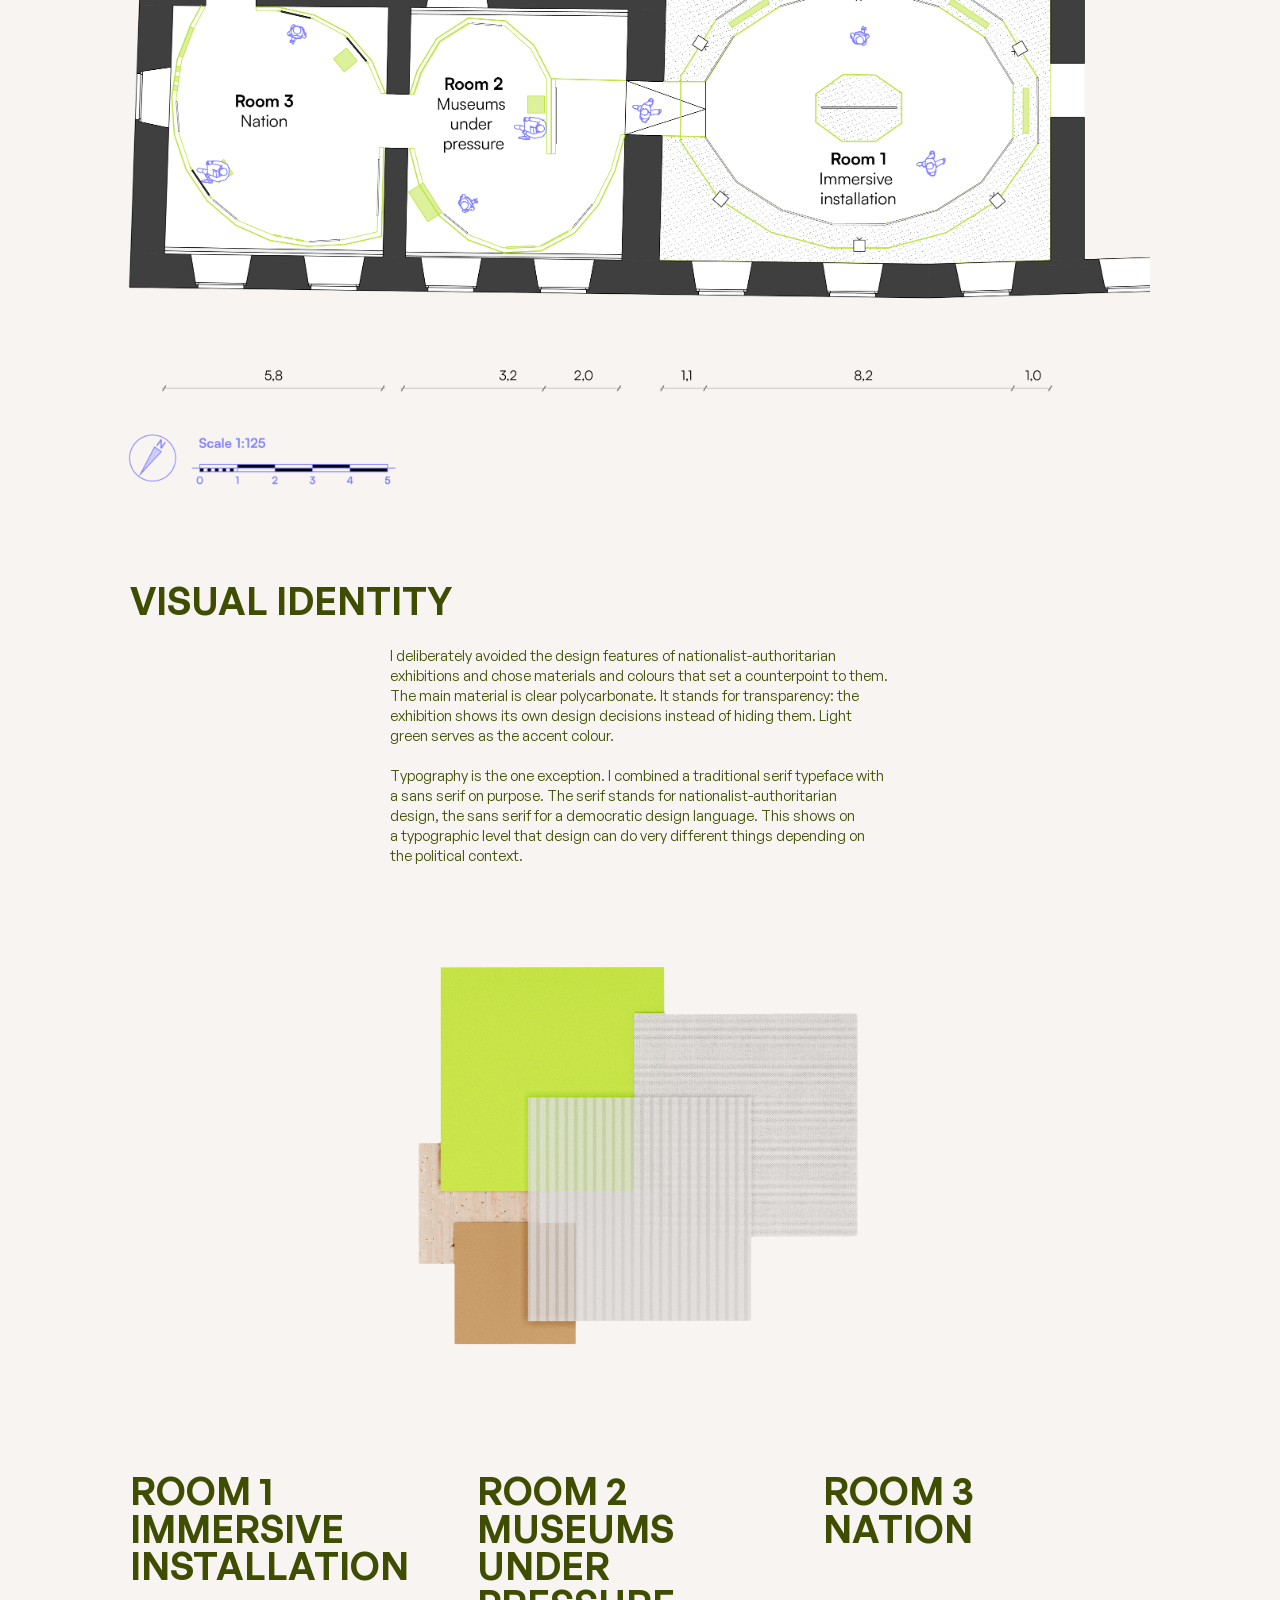
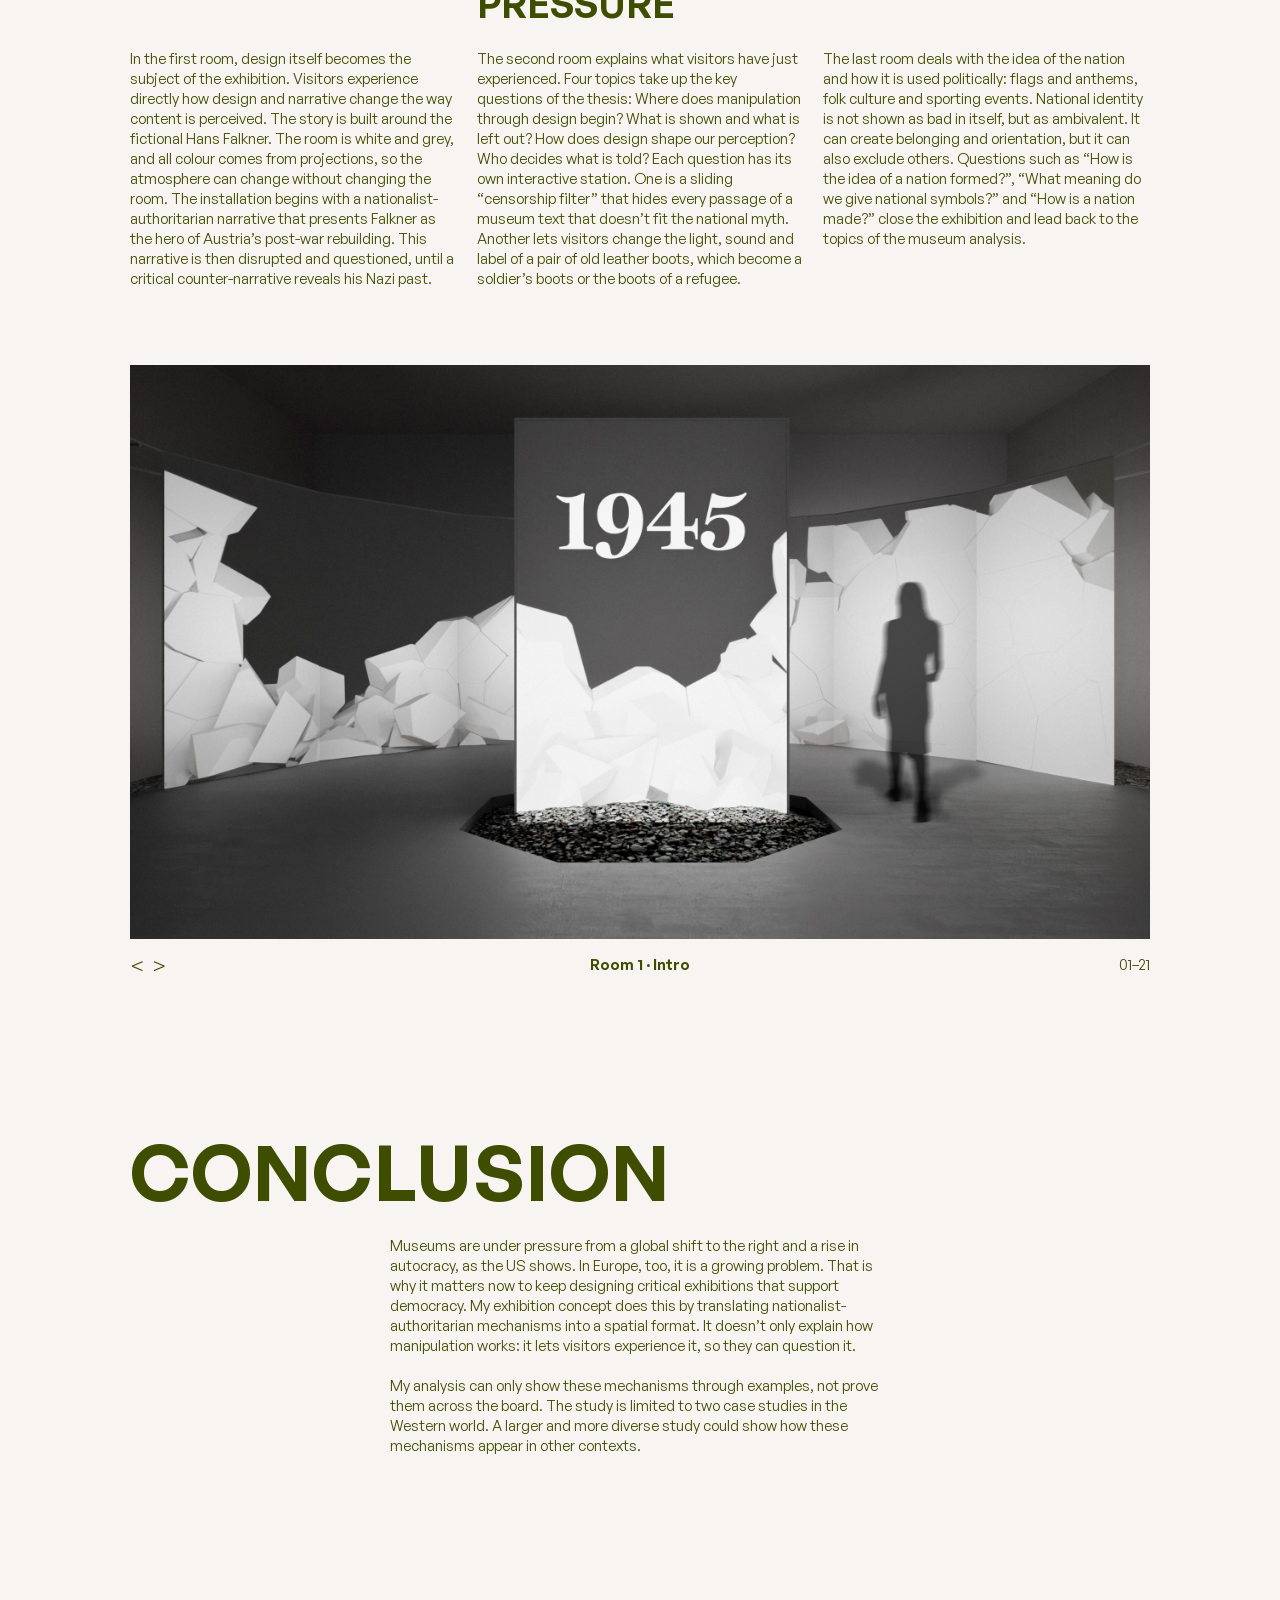
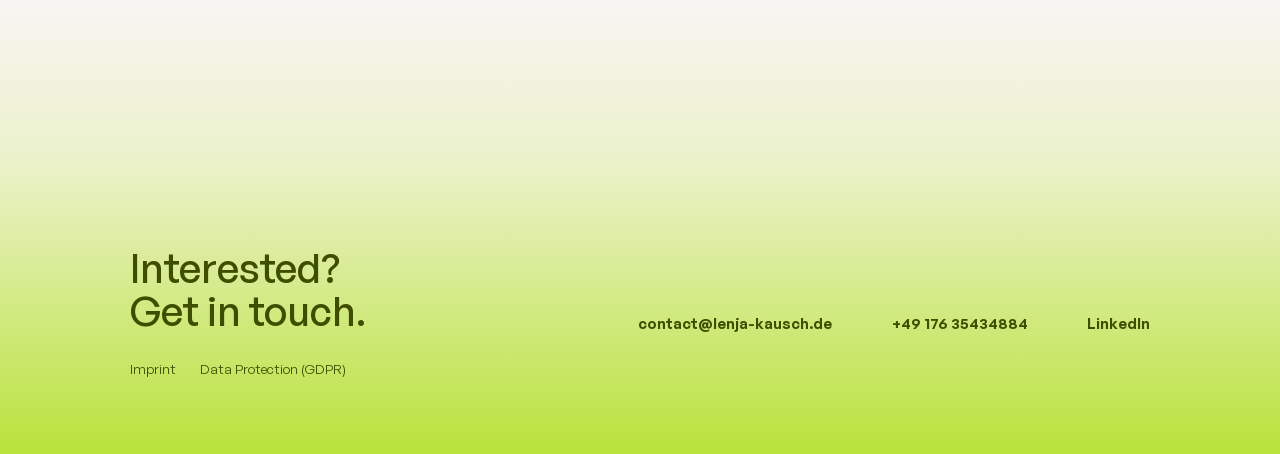
<file: under-pressure.html>
<!DOCTYPE html>
<html lang="en">
<head>
<meta charset="UTF-8">
<meta name="viewport" content="width=device-width, initial-scale=1.0">
<title>Under Pressure — Lenja Kausch</title>
<meta name="description" content="Under Pressure — how nationalist and authoritarian politics shape exhibition design. Master's thesis and exhibition concept by Lenja Kausch.">
<link rel="stylesheet" href="css/fonts.css">
<link rel="stylesheet" href="css/style.css">
</head>
<body class="theme-underpressure">

<header class="site-header" id="top">
  <div class="nav-zone">
    <button class="nav-trigger" type="button" aria-haspopup="true" aria-expanded="false" aria-controls="nav-panel" aria-label="Menu">
      <img src="assets/icons/icon-menu-underpressure.svg" alt="" width="33" height="26">
      <span class="nav-trigger__plus" aria-hidden="true"></span>
    </button>
    <nav class="nav-panel" id="nav-panel" aria-label="Main">
      <ul class="nav-list">
        <li class="nav-list__item nav-list__item--parent">
          <a href="index.html">Work</a>
          <ul class="nav-sublist">
            <li><a href="saxxella.html">saXXella</a></li>
            <li><a href="c2c2.html">CS²</a></li>
            <li class="is-current" aria-current="page"><a href="under-pressure.html">Under Pressure</a></li>
            <li><a href="mumuth.html">Mumuth</a></li>
            <li><a href="entangled-in-democracy.html">Entangled<span class="nav-sublist__long"> in Democracy</span></a></li>
          </ul>
        </li>
        <li class="nav-list__item"><a href="about.html">About me</a></li>
      </ul>
      <p class="nav-panel__initials" aria-hidden="true">LK</p>
    </nav>
  </div>

  <a href="index.html" class="logo">Lenja Kausch</a>

  <a href="#footer" class="header-cta" aria-label="Get in touch">
    <span class="header-cta__label">GET IN<br>TOUCH</span>
    <span class="header-cta__icon">
      <img src="assets/icons/icon-arrow-circle-underpressure.svg" alt="" width="24" height="24">
    </span>
  </a>
</header>

<main>

  <section class="hero" id="intro">
    <div class="container">
      <h1 class="hero__title"><span class="hero__title-line">Under<br class="br-mobile"> Pressure</span></h1>
      <p class="hero__subtitle"><span class="hero__subtitle-line">How nationalist and authoritarian</span><br><span class="hero__subtitle-line">politics shape exhibition design</span></p>
      <div class="hero__info">
        <div class="info-block">
          <p class="info-block__label">Context</p>
          <p>Master’s thesis and exhibition concept, MA Exhibition Design, <span class="nowrap">FH JOANNEUM Graz</span>, 2026</p>
        </div>
        <div class="info-block">
          <p class="info-block__label">Exhibition concept</p>
          <p>“The power of staging”, designed for the Graz Museum</p>
        </div>
        <div class="info-block">
          <p class="info-block__label">Supervisor</p>
          <p>FH-Prof. Dipl.-Rest. Erika Thümmel</p>
        </div>
        <div class="info-block">
          <p class="info-block__label">Target audience</p>
          <p>Young people aged 14 to 30</p>
        </div>
        <a class="download-button" href="assets/documents/Under%20pressure/Masterarbeit_Lenja%20Kausch.pdf" download>Download the full master’s thesis <span class="download-button__meta">(PDF, German, 30 MB)</span></a>
      </div>
    </div>
  </section>

  <section class="concept-video">
    <img class="concept-video__player" src="assets/images/Under Pressure/web/room-2-03-gestaltung.jpg" alt="Rendering of room 2: an interactive design station between light green and clear polycarbonate panels">
  </section>

  <section class="concept up-section" id="problem">
    <div class="container">
      <h2 class="section-title section-title--h1">Problem<br>Statement</h2>
      <p class="section-lede">Museums are places of education, knowledge, participation, historical reckoning, and public memory. The public generally views them as more trustworthy than scientists. At the same time, museums are not neutral. As institutions that tell stories, select objects, and create meanings, museums wield significant cultural and political influence. As such, they can also become the focus of political influence, as is currently happening in the US under Donald Trump or as occurred in Hungary under Viktor Orbán. This influence is not always obvious. Structural mechanisms such as executive measures, funding decisions, institutional restructuring, the replacement of leadership personnel, or the non-renewal of contracts are used to reshape museum narratives, reinforce national identity narratives, or marginalise controversial issues such as colonialism, migration, or minority rights.<br><br>These developments cannot be viewed separately. They are linked to a global rise in authoritarian and anti-democratic tendencies, in the wake of which cultural institutions are increasingly becoming part of an ideological culture war. This debate is not limited solely to institutional structures, collections, or exhibition themes. It also concerns the way in which history, identity, and societal realities are staged and conveyed. Exhibition design therefore emerges as a previously underexamined dimension of political influence and a key concern of this study.</p>

      <div class="up-block" id="research-question">
        <h3 class="section-title section-title--h2 up-question-label">Research Question</h3>
        <h2 class="section-title section-title--h1 up-question">Are museums today directly influenced by nationalist and authoritarian forces? How does this influence affect them, and what role does exhibition design play?</h2>
      </div>

      <div class="up-block" id="theory">
        <h2 class="section-title section-title--h1">Theory</h2>
        <div class="up-column">
          <p>The theoretical part of the thesis is built on four central premises:</p>
          <div class="accordions">
        <details class="accordion">
          <summary>1. Museums are not neutral</summary>
          <div class="accordion__body"><p>According to curator and theorist Nora Sternfeld, it was long taken for granted that museums produce identity, address the distinction between “the self” and “the other”, reproduce national boundaries, and display valuable objects and objective values. Since the New Museology of the 1970s, this view has been challenged: whose history is told, and whose is left out? Studies from the 1990s show that museums actively create meaning through the topics, objects and narratives they choose (Sternfeld, 2017, p. 190).</p></div>
        </details>
        <details class="accordion">
          <summary>2. Museums create truth</summary>
          <div class="accordion__body"><p>In “Power/Knowledge”, Michel Foucault shows that truth is not an absolute fact. It is produced by systems of power and knowledge in society (Foucault, 1980, pp. 131–133). The same applies to museums. By deciding what to show and what to leave out, they claim to tell the truth. Because people trust museums, this claim is rarely questioned.</p></div>
        </details>
        <details class="accordion">
          <summary>3. Museums depend on politics</summary>
          <div class="accordion__body"><p>In democracies, governments do not usually intervene in museums directly. However, museums still depend on public funding, which makes them susceptible to political influence. In authoritarian states, the influence is direct: governments replace museum directors, control funding and dictate which narrative an exhibition has to tell.</p></div>
        </details>
        <details class="accordion">
          <summary>4. Design shapes how content is understood</summary>
          <div class="accordion__body"><p>How objects and content are presented is an essential part of every exhibition. In his book “Exhibition Design”, David Dernie writes: “Scale, color, materials, lighting, sounds and graphics will affect the way in which the display communicates to the visitor: the reading of the object will change according to its context and presentation” (Dernie, 2006, p. 6). Exhibition designers therefore help decide how an exhibition is understood.</p></div>
        </details>
          </div>
        </div>
      </div>

      <div class="up-block" id="criteria">
        <h2 class="section-title section-title--h1">Set of<br>Criteria</h2>
        <p class="section-lede">Based on the theory, expert interviews and analyses of exhibitions in Hungary, the US and Austria, I developed a catalogue of content and design features that mark nationalist-authoritarian exhibitions. No single feature proves political influence on its own. It only becomes visible when several of them come together.</p>
        <div class="accordions accordions--wide">
        <details class="accordion">
          <summary>Content features</summary>
          <div class="accordion__body"><div class="criteria-table__scroll"><table class="criteria-table"><thead><tr><th scope="col">Feature</th><th scope="col">Source</th><th scope="col">Chapter</th></tr></thead><tbody>
                <tr><th scope="row">Exaggerated portrayal of the nation (value is attributed to its language, culture and history)</th><td data-label="Source">Jansen &amp; Borggräfe, 2007; Schubert &amp; Klein, 2020b</td><td data-label="Chapter">2.1</td></tr>
                <tr><th scope="row">Symbols (golden age, heroes and icons, capitals, public squares, statues, flags, anthems, national holidays, anniversaries, commemorations, stamps, collections, war memorials, football teams)</th><td data-label="Source">Elgenius, 2014, pp. 145–149</td><td data-label="Chapter">2.3</td></tr>
                <tr><th scope="row">Emphasis on decisive moments of nation building: wars, conflicts, struggles for recognition and independence, the founding of the state or the forming of alliances</th><td data-label="Source">Elgenius, 2014, pp. 145–149</td><td data-label="Chapter">2.3</td></tr>
                <tr><th scope="row">Dichotomous world order: a morally superior “us” against antagonistic “others”</th><td data-label="Source">Leser et al., 2025, pp. 487–496</td><td data-label="Chapter">2.3</td></tr>
                <tr><th scope="row">A single truth</th><td data-label="Source">Leser et al., 2025, pp. 487–496</td><td data-label="Chapter">2.3</td></tr>
                <tr><th scope="row">Romanticisation and glorification of the past</th><td data-label="Source">Leser et al., 2025, pp. 487–496</td><td data-label="Chapter">2.3</td></tr>
                <tr><th scope="row">Emphasis on past national greatness</th><td data-label="Source">Leser et al., 2025, pp. 487–496</td><td data-label="Chapter">2.3</td></tr>
                <tr><th scope="row">Uncomfortable parts of history are left out or reinterpreted</th><td data-label="Source">Leser et al., 2025, pp. 487–496</td><td data-label="Chapter">2.3</td></tr>
                <tr><th scope="row">Denial and concealment of past atrocities</th><td data-label="Source">Leser et al., 2025, pp. 487–496</td><td data-label="Chapter">2.3</td></tr>
                <tr><th scope="row">Elevation of “the people”</th><td data-label="Source">Leser et al., 2025, pp. 487–496</td><td data-label="Chapter">2.3</td></tr>
                <tr><th scope="row">Myth of national victimhood</th><td data-label="Source">Interviews with Netzwerk Halt!ung and Birgit Johler</td><td data-label="Chapter">4.2.2 &amp; 4.2.3</td></tr>
                <tr><th scope="row">Personality cult and heroisation</th><td data-label="Source">Interview with Netzwerk Halt!ung</td><td data-label="Chapter">4.2.3</td></tr>
                <tr><th scope="row">Downplaying and “blurring” of scientific facts</th><td data-label="Source">Interview with Birgit Johler</td><td data-label="Chapter">4.2.2</td></tr>
                <tr><th scope="row">No ruptures or disruptions</th><td data-label="Source">Interviews with Birgit Johler and Netzwerk Halt!ung</td><td data-label="Chapter">4.2.2 &amp; 4.2.3</td></tr>
                <tr><th scope="row">Emphasis on the Christian faith</th><td data-label="Source">Museum analysis of the House of Terror and the Freedom Trucks</td><td data-label="Chapter">6.2.4 &amp; 6.3.3</td></tr>
              </tbody></table></div></div>
        </details>
        <details class="accordion">
          <summary>Design features</summary>
          <div class="accordion__body"><div class="criteria-table__scroll"><table class="criteria-table"><thead><tr><th scope="col">Feature</th><th scope="col">Description</th><th scope="col">Derived from</th></tr></thead><tbody>
                <tr><th scope="row">Monumentality</th><td data-label="Description">The deliberate use of monumental scale in architecture and display to evoke dominance, state authority and awe, and to make visitors feel physically and psychologically subordinate.</td><td data-label="Derived from">A tank on a raised, mirrored metal platform in front of a memorial wall spanning several floors at the House of Terror; the US executive order on “classical architecture” and the planned triumphal arch.</td></tr>
                <tr><th scope="row">Overwhelming the visitor</th><td data-label="Description">Denying analytical distance through all-encompassing stimuli (light, sound, visual mass) that aim to switch off critical thinking and steer collective emotions or paralysis.</td><td data-label="Derived from">The entrance area with the tank and the victims’ wall at the House of Terror; the constant patriotic sensory overload in the narrow interior of the Freedom Truck.</td></tr>
                <tr><th scope="row">Emotionalisation</th><td data-label="Description">Prioritising emotional activation and personal concern over historical nuance, through emotional storytelling, personalisation and immersive spaces.</td><td data-label="Derived from">An AI George Washington creating emotional closeness in the Freedom Truck; dramatic music and fragmentary eyewitness accounts at the House of Terror.</td></tr>
                <tr><th scope="row">Historicising imagery</th><td data-label="Description">A return to traditional, idealising forms of representation such as history paintings or historical documents with hard black-and-white contrast.</td><td data-label="Derived from">Emanuel Leutze’s painting “Washington Crossing the Delaware” on the Freedom Truck; high-contrast, historicising victim portraits and black-and-white documentary videos at the House of Terror.</td></tr>
                <tr><th scope="row">Historicising typography</th><td data-label="Description">A return to traditional serif typefaces (e.g. old-style serifs) or ornate scripts meant to convey dignity, formality and historical continuity.</td><td data-label="Derived from">Old-style serif and typewriter typefaces at the House of Terror; old-style serif combined with historicising scripts in the Freedom Truck; Times New Roman required for official documents.</td></tr>
                <tr><th scope="row">Many different typefaces</th><td data-label="Description">Inconsistent mixing of contrasting typefaces.</td><td data-label="Derived from">House of Terror: old-style serif, typewriter and sans serif typefaces at the same time. Freedom Truck: old-style serif, ornate script and sans serif typefaces side by side.</td></tr>
                <tr><th scope="row">Historically charged colours</th><td data-label="Description">The visual communication consistently relies on historically charged national colours.</td><td data-label="Derived from">Dominant patriotic red and blue inside and outside the Freedom Truck; consistent use of the ideological contrast colours red (communism) and black (Arrow Cross) at the House of Terror.</td></tr>
                <tr><th scope="row">Durable materials</th><td data-label="Description">Materials such as marble, granite, bronze, copper or brass are preferred. They stand for permanence, eternity, immovability and cultural superiority.</td><td data-label="Derived from">Mandatory materials for the life-like statues of the Garden of American Heroes; massive marble memorial stones in the entrance area of the House of Terror.</td></tr>
                <tr><th scope="row">Immersion without distance</th><td data-label="Description">Artificial realities created with walk-in stage sets or digital media that immerse visitors in a predetermined, single truth instead of offering room for reflection.</td><td data-label="Derived from">AI-based direct address by historical figures in the Freedom Truck; reconstructed settings (torture chamber, cells) and interpreted theme rooms at the House of Terror.</td></tr>
                <tr><th scope="row">Solemn and threatening soundscapes</th><td data-label="Description">Non-verbal media used to steer collective emotions, often non-diegetic sound (orchestral, sacred or military march music) to charge rooms emotionally.</td><td data-label="Derived from">Dramatic military and march music in the room on Hungary’s double occupation and sacred music in the room on the churches at the House of Terror; patriotic background music for speeches in the Freedom Truck.</td></tr>
                <tr><th scope="row">One-way digital media</th><td data-label="Description">Screens, projections and videos used purely as one-way channels for narrative messages and eyewitness accounts, consumed passively and without context.</td><td data-label="Derived from">Fragmentary eyewitness videos without historical context at the House of Terror; frontal screens with solemn speeches by Donald Trump at the exit of the Freedom Truck.</td></tr>
                <tr><th scope="row">No disruption</th><td data-label="Description">The scenography smooths over contradictions and creates a harmonious, closed whole that encourages the uncritical consumption of a single historical truth.</td><td data-label="Derived from">Neither exhibition (House of Terror, Freedom Truck) uses any form of design disruption.</td></tr>
                <tr><th scope="row">Adopting design trends</th><td data-label="Description">Deliberate use of contemporary scenography trends such as immersive storytelling, digital media, artificial intelligence and gamification to make ideological messages feel current and effective.</td><td data-label="Derived from">AI animations, interactive touchscreens and digital media throughout the mobile exhibition architecture of the Freedom Truck; the immersive exhibition at the House of Terror.</td></tr>
                <tr><th scope="row">“Classical architecture”</th><td data-label="Description">Architecture derived from Greek and Roman antiquity. Neoclassical, Georgian, Federal, Greek Revival, Beaux-Arts and Art Deco styles are named as acceptable; brutalism and deconstructivism are implied to be inferior.</td><td data-label="Derived from">Trump’s executive order “Making Federal Architecture Beautiful Again” regulating government buildings.</td></tr>
                <tr><th scope="row">Christian symbolism</th><td data-label="Description">Prominent placement and visual emphasis of Christian symbols.</td><td data-label="Derived from">A huge, brightly lit cross set into the floor of the room on the churches at the House of Terror; graphic emphasis on crosses and religious imagery in the Freedom Truck.</td></tr>
                <tr><th scope="row">Oversized depiction of people</th><td data-label="Description">Life-size or oversized depictions of historical figures that give visual and spatial form to a heroising personality cult.</td><td data-label="Derived from">Oversized wall graphics of national heroes inside the Freedom Truck.</td></tr>
                <tr><th scope="row">Unscientific quotes in large type</th><td data-label="Description">Large, dominant typographic staging of emotionally charged, patriotic or religious statements that set the frame of interpretation as unquestionable moral principles.</td><td data-label="Derived from">Quotes such as “In God we trust” and “Welcome Patriots!” and heroising quotes from Donald Trump’s speeches across the walls of the Freedom Truck.</td></tr>
                <tr><th scope="row">No abstraction</th><td data-label="Description">Strict rejection of abstract, metaphorical or modernist forms in favour of a purely naturalistic, figurative aesthetic.</td><td data-label="Derived from">Absent in both exhibitions; explicitly required in the NEA call for the Garden of American Heroes, which only allows “true to life and realistic” statues.</td></tr>
                <tr><th scope="row">National symbols</th><td data-label="Description">National symbols (flags, anthems, coats of arms, uniforms) placed in central lines of sight.</td><td data-label="Derived from">The large painting “Washington Crossing the Delaware” with a historical US flag on the outside of the Freedom Truck; national flags in the context of the 1956 revolution at the House of Terror.</td></tr>
              </tbody></table></div></div>
        </details>
        </div>
      </div>
    </div>
  </section>

  <section class="final-result up-section" id="testing">
    <div class="container final-result__grid">
      <div class="final-result__text">
        <h2 class="section-title section-title--h1">Testing</h2>
        <p>To test whether visitors actually recognise these design features, I created a fictional person, Hans Falkner. Based on the same ambiguous biography, I designed three versions of an exhibition about him. The nationalist-authoritarian version was based on the US Freedom Trucks, the critical version on the House of Austrian History in Vienna, and the ambivalent version on a white-cube aesthetic.</p>
        <p>The test was qualitative and took place in the video studio at <span class="nowrap">FH JOANNEUM</span>. Participants walked through all three versions while thinking aloud and then answered a survey. The participants clearly recognised the nationalist version as right-wing and linked its red and blue colours to right-wing populist parties. Sound and imagery had the strongest effect on their perception.</p>
      </div>
      <figure class="media-frame media-frame--portrait" data-carousel>
        <div class="media-frame__images">
          <img src="assets/images/Under Pressure/web/testung-nationalist-authoritarian-version-1.jpg" alt="Nationalist-authoritarian test version: dark room, red and blue banner of Hans Falkner, lit pedestal" data-caption="Nationalist-authoritarian version" class="is-active" loading="lazy">
          <img src="assets/images/Under Pressure/web/testung-nationalist-authoritarian-version-2.jpg" alt="Bronze bust of Hans Falkner in front of a blue banner" data-caption="Nationalist-authoritarian version" loading="lazy">
          <img src="assets/images/Under Pressure/web/testung-critical-version-1.jpg" alt="Critical test version with light green panels and a lit display" data-caption="Critical version" loading="lazy">
          <img src="assets/images/Under Pressure/web/testung-critical-version-2.jpg" alt="Green panel reading “NSDAP Mitglied ab 1938”" data-caption="Critical version" loading="lazy">
          <img src="assets/images/Under Pressure/web/testung-ambivalent-version.jpg" alt="Ambivalent white-cube test version with a banner and a white bust" data-caption="Ambivalent version" loading="lazy">
        </div>
        <figcaption>
          <span class="media-frame__nav">
            <button type="button" class="icon-btn icon-btn--sm" data-carousel-prev aria-label="Previous"><span aria-hidden="true">&lt;</span></button>
            <button type="button" class="icon-btn icon-btn--sm" data-carousel-next aria-label="Next"><span aria-hidden="true">&gt;</span></button>
          </span>
          <span class="media-frame__caption" data-carousel-caption>Nationalist-authoritarian version</span>
          <span class="media-frame__count"><span data-carousel-index>01</span>–05</span>
        </figcaption>
      </figure>
    </div>
  </section>

  <section class="up-section up-final" id="final-concept">
    <div class="container">
      <h2 class="section-title section-title--h1">Final<br>Concept</h2>
      <p class="section-lede">“The power of staging” brings together the findings from theory, analysis and testing. The exhibition asks how design is used to communicate, strengthen and construct political narratives, and it questions the museum as an institution. Its aim is to make visitors, especially young people, aware of how design and narratives work, so they can recognise political staging and question it.</p>

      <div class="up-block up-block--h3 up-plan" id="dramaturgy">
        <h3 class="section-title section-title--h2">Narrative Structure</h3>
        <p class="section-lede">The exhibition is designed for three rooms on the second floor of the Graz Museum. The route is linear, so visitors would pass through the rooms in a fixed order. This follows the narrative structure: the first room is immersive and emotional, while the second and third rooms are factual and analytical and present their content in a more traditional way.</p>
        <img class="up-figure" src="assets/images/Under Pressure/web/grundriss-quer.png" alt="Floor plan of the second floor of the Graz Museum with the three exhibition rooms and the visitor route" width="5811" height="4158" loading="lazy">
      </div>

      <div class="up-block up-block--h3" id="visual-identity">
        <h3 class="section-title section-title--h2">Visual Identity</h3>
        <p class="section-lede">I deliberately avoided the design features of nationalist-authoritarian exhibitions and chose materials and colours that set a counterpoint to them. The main material is clear polycarbonate. It stands for transparency: the exhibition shows its own design decisions instead of hiding them. Light green serves as the accent colour.<br><br>Typography is the one exception. I combined a traditional serif typeface with a sans serif on purpose. The serif stands for nationalist-authoritarian design, the sans serif for a democratic design language. This shows on a typographic level that design can do very different things depending on the political context.</p>
        <img class="up-figure up-figure--materials" src="assets/images/Under Pressure/web/materialien.png" alt="Material samples: light green panel, clear ribbed polycarbonate, white fabric, plywood and cardboard" width="1758" height="1771" loading="lazy">
      </div>

      <div class="up-block up-block--h3 up-rooms" id="rooms">
        <div class="up-rooms__grid">
          <div class="up-rooms__item" id="room-1">
            <h3 class="section-title section-title--h2">Room 1<br>Immersive Installation</h3>
            <p class="up-rooms__text">In the first room, design itself becomes the subject of the exhibition. Visitors experience directly how design and narrative change the way content is perceived. The story is built around the fictional Hans Falkner. The room is white and grey, and all colour comes from projections, so the atmosphere can change without changing the room. The installation begins with a nationalist-authoritarian narrative that presents Falkner as the hero of Austria’s post-war rebuilding. This narrative is then disrupted and questioned, until a critical counter-narrative reveals his Nazi past.</p>
          </div>
          <div class="up-rooms__item" id="room-2">
            <h3 class="section-title section-title--h2">Room 2<br>Museums under Pressure</h3>
            <p class="up-rooms__text">The second room explains what visitors have just experienced. Four topics take up the key questions of the thesis: Where does manipulation through design begin? What is shown and what is left out? How does design shape our perception? Who decides what is told? Each question has its own interactive station. One is a sliding “censorship filter” that hides every passage of a museum text that doesn’t fit the national myth. Another lets visitors change the light, sound and label of a pair of old leather boots, which become a soldier’s boots or the boots of a refugee.</p>
          </div>
          <div class="up-rooms__item" id="room-3">
            <h3 class="section-title section-title--h2">Room 3<br>Nation</h3>
            <p class="up-rooms__text">The last room deals with the idea of the nation and how it is used politically: flags and anthems, folk culture and sporting events. National identity is not shown as bad in itself, but as ambivalent. It can create belonging and orientation, but it can also exclude others. Questions such as “How is the idea of a nation formed?”, “What meaning do we give national symbols?” and “How is a nation made?” close the exhibition and lead back to the topics of the museum analysis.</p>
          </div>
        </div>
        <figure class="media-frame" data-carousel>
          <div class="media-frame__images">
            <img class="is-active" src="assets/images/Under Pressure/web/room-1-01-crumbling-wall-frontal.jpg" alt="Room 1, intro: frontal view of the projection installation" data-caption="Room 1 · Intro" loading="lazy">
            <img src="assets/images/Under Pressure/web/room-1-01-crumbling-wall-schra-g.jpg" alt="Room 1, intro: diagonal view" data-caption="Room 1 · Intro" class="media-frame__images-item--contain" loading="lazy">
            <img src="assets/images/Under Pressure/web/room-1-01-crumbling-wall-seite.jpg" alt="Room 1, intro: side view" data-caption="Room 1 · Intro" class="media-frame__images-item--contain" loading="lazy">
            <img src="assets/images/Under Pressure/web/room-1-01-hans-falkner-frontal.jpg" alt="Room 1, heroic narrative: frontal view of the projection installation" data-caption="Room 1 · Heroic narrative" loading="lazy">
            <img src="assets/images/Under Pressure/web/room-1-01-hans-falkner-schra-g.jpg" alt="Room 1, heroic narrative: diagonal view" data-caption="Room 1 · Heroic narrative" class="media-frame__images-item--contain" loading="lazy">
            <img src="assets/images/Under Pressure/web/room-1-01-hans-falkner-seite.jpg" alt="Room 1, heroic narrative: side view" data-caption="Room 1 · Heroic narrative" class="media-frame__images-item--contain" loading="lazy">
            <img src="assets/images/Under Pressure/web/room-1-01-irritation-frontal.jpg" alt="Room 1, disruption: frontal view of the projection installation" data-caption="Room 1 · Disruption" loading="lazy">
            <img src="assets/images/Under Pressure/web/room-1-01-irritation-schra-g-2.jpg" alt="Room 1, disruption: diagonal view" data-caption="Room 1 · Disruption" class="media-frame__images-item--contain" loading="lazy">
            <img src="assets/images/Under Pressure/web/room-1-01-irritation-seite.jpg" alt="Room 1, disruption: side view" data-caption="Room 1 · Disruption" class="media-frame__images-item--contain" loading="lazy">
            <img src="assets/images/Under Pressure/web/room-1-01-kritisch-frontal.jpg" alt="Room 1, critical counter-narrative: frontal view of the projection installation" data-caption="Room 1 · Critical counter-narrative" loading="lazy">
            <img src="assets/images/Under Pressure/web/room-1-01-kritisch-schra-g.jpg" alt="Room 1, critical counter-narrative: diagonal view" data-caption="Room 1 · Critical counter-narrative" class="media-frame__images-item--contain" loading="lazy">
            <img src="assets/images/Under Pressure/web/room-1-01-kritisch-seite.jpg" alt="Room 1, critical counter-narrative: side view" data-caption="Room 1 · Critical counter-narrative" class="media-frame__images-item--contain" loading="lazy">
            <img src="assets/images/Under Pressure/web/room-2-03-gestaltung.jpg" alt="Room 2: interactive design station with light green panels and a pair of boots" data-caption="Room 2 · How does design shape our perception?" loading="lazy">
            <img src="assets/images/Under Pressure/web/room-2-04-gestaltung-nahaufnahme.jpg" alt="Close-up of the station where visitors change light, sound and label of a pair of boots" data-caption="Room 2 · Design station, close-up" class="media-frame__images-item--contain" loading="lazy">
            <img src="assets/images/Under Pressure/web/room-2-01-raumtext.jpg" alt="Room 2: room panel on clear polycarbonate panels" data-caption="Room 2 · Room panel" class="media-frame__images-item--contain" loading="lazy">
            <img src="assets/images/Under Pressure/web/room-2-02-narrativ.jpg" alt="Room 2: station on museum narratives" data-caption="Room 2 · What is shown and what is left out?" class="media-frame__images-item--contain" loading="lazy">
            <img src="assets/images/Under Pressure/web/room-2-05-zeitstrahl.jpg" alt="Room 2: station on the question “Who decides what is told?”" data-caption="Room 2 · Who decides what is told?" class="media-frame__images-item--contain" loading="lazy">
            <img src="assets/images/Under Pressure/web/room-3-03-raumtext-tradition-sport.jpg" alt="Room 3: stations on folk culture and sporting events" data-caption="Room 3 · Tradition and sport" loading="lazy">
            <img src="assets/images/Under Pressure/web/room-3-01-raumtext-station-1.jpg" alt="Room 3: room panel and first station" data-caption="Room 3 · Room panel" class="media-frame__images-item--contain" loading="lazy">
            <img src="assets/images/Under Pressure/web/room-3-02-raumtext-wappen-detail.jpg" alt="Room 3: close-up of a panel on national symbols with the Austrian coat of arms" data-caption="Room 3 · National symbols, close-up" class="media-frame__images-item--contain" loading="lazy">
            <img src="assets/images/Under Pressure/web/room-3-04-build-nation.jpg" alt="Room 3: closing station “How is a nation made?”" data-caption="Room 3 · How is a nation made?" class="media-frame__images-item--contain" loading="lazy">
          </div>
          <figcaption>
            <span class="media-frame__nav">
              <button type="button" class="icon-btn icon-btn--sm" data-carousel-prev aria-label="Previous"><span aria-hidden="true">&lt;</span></button>
              <button type="button" class="icon-btn icon-btn--sm" data-carousel-next aria-label="Next"><span aria-hidden="true">&gt;</span></button>
            </span>
            <span class="media-frame__caption" data-carousel-caption>Room 1 · Intro</span>
            <span class="media-frame__count"><span data-carousel-index>01</span>–21</span>
          </figcaption>
        </figure>
      </div>
    </div>
  </section>

  <section class="up-section up-conclusion" id="conclusion">
    <div class="container">
      <h2 class="section-title section-title--h1">Conclusion</h2>
      <p class="section-lede">Museums are under pressure from a global shift to the right and a rise in autocracy, as the US shows. In Europe, too, it is a growing problem. That is why it matters now to keep designing critical exhibitions that support democracy. My exhibition concept does this by translating nationalist-authoritarian mechanisms into a spatial format. It doesn’t only explain how manipulation works: it lets visitors experience it, so they can question it.<br><br>My analysis can only show these mechanisms through examples, not prove them across the board. The study is limited to two case studies in the Western world. A larger and more diverse study could show how these mechanisms appear in other contexts.</p>
    </div>
  </section>

</main>

<footer class="site-footer" id="footer">
  <div class="container footer__grid">
    <h2 class="footer__title">Interested?<br>Get in touch.</h2>
    <ul class="footer__links">
      <li><a href="mailto:contact@lenja-kausch.de">contact@lenja-kausch.de</a></li>
      <li><a href="tel:+4917635434884">+49 176 35434884</a></li>
      <li><a href="https://www.linkedin.com/in/lenja-kausch-913a39297" target="_blank" rel="noopener">LinkedIn</a></li>
    </ul>
    <p class="footer__legal"><a href="impressum.html">Imprint</a><a href="datenschutz.html">Data Protection (GDPR)</a></p>
  </div>
</footer>

<script src="js/script.js"></script>
</body>
</html>
</file>
<file: css/fonts.css>
/* self-hosted fonts (General Sans and Array by Indian Type Foundry, via Fontshare; ITF Free Font License) */
@font-face {
  font-family: 'General Sans';
  src: url('../assets/fonts/general-sans-300.woff2') format('woff2');
  font-weight: 300;
  font-style: normal;
  font-display: swap;
}
@font-face {
  font-family: 'General Sans';
  src: url('../assets/fonts/general-sans-400.woff2') format('woff2');
  font-weight: 400;
  font-style: normal;
  font-display: swap;
}
@font-face {
  font-family: 'General Sans';
  src: url('../assets/fonts/general-sans-500.woff2') format('woff2');
  font-weight: 500;
  font-style: normal;
  font-display: swap;
}
@font-face {
  font-family: 'General Sans';
  src: url('../assets/fonts/general-sans-600.woff2') format('woff2');
  font-weight: 600;
  font-style: normal;
  font-display: swap;
}
@font-face {
  font-family: 'General Sans';
  src: url('../assets/fonts/general-sans-700.woff2') format('woff2');
  font-weight: 700;
  font-style: normal;
  font-display: swap;
}
@font-face {
  font-family: 'Array';
  src: url('../assets/fonts/array-600.woff2') format('woff2');
  font-weight: 600;
  font-style: normal;
  font-display: swap;
}
</file>
<file: css/style.css>
/* ---------- Tokens ---------- */
:root {
  --color-bg: #F8F4F1;
  --color-accent: #6A00FF;
  --color-accent-2: #954CFD;
  --color-on-accent: #F8F4F1;
  --nav-initials-color: #fff;
  --gradient-rgb: 106,0,255;
  --gradient-mid-rgb: 125,32,255;
  --gradient-soft-rgb: 181,128,255;

  --font-body: "General Sans", -apple-system, BlinkMacSystemFont, "Segoe UI", sans-serif;

  --fs-hero: clamp(2.75rem, 6vw + 2rem, 9.375rem);
  --fs-h1: clamp(2.25rem, 4.2vw + 1.5rem, 6.25rem);
  --fs-h2: clamp(1.75rem, 1.2vw + 1.4rem, 2.8125rem);
  --fs-subtitle: clamp(1.5rem, 1.4vw + 1.1rem, 2.8125rem);
  --fs-footer-title: clamp(1.75rem, 1.6vw + 1.2rem, 2.8125rem);
  --fs-body: clamp(0.8rem, 0.9vw + 0.2rem, 2rem); 
  --fs-small: clamp(0.7rem, 0.8vw + 0.2rem, 2rem);

  --container-pad: max(1.5rem, 10vw + 2px);
  --grid-col: calc(var(--container-pad) - 20px);
  --section-gap: clamp(4rem, 8vw, 8rem);

  --header-h: clamp(4.5rem, 5vw, 10.4rem);
  --ease-out-expo: cubic-bezier(0.19, 1, 0.22, 1);
  --nav-icon-h: 1.38rem;
  --logo-h: clamp(2.1rem, 1.4vw, 1.5rem);
  --cta-icon-h: 2.15rem;
  --gap-xl: clamp(8rem, 12vw, 14rem);
  --gap-md: clamp(6rem, 10vw, 12rem);
  --gap-sm: clamp(0.75rem, 2vw, 5rem);

}

/* ---------- Project themes ---------- */
.theme-underpressure {
  --color-accent: #3E4D00; /* dark olive for text: the lime itself is too light to read on the cream background */
  --color-accent-2: #3E4D00;
  --gradient-rgb: 185,226,59; /* #B9E23B */
  --gradient-mid-rgb: 185,226,59;
  --gradient-soft-rgb: 214,238,140;
}
.theme-underpressure .hero { color: var(--color-accent); }
/* portrait images in landscape sliders: the empty sides are filled with a warm grey, close to the rendered walls */
.theme-underpressure .media-frame__images img.media-frame__images-item--contain { background: #DEDBD6; }
.theme-underpressure .site-header,
.theme-underpressure .site-footer { --color-on-accent: #3E4D00; }
.theme-underpressure .site-header { --nav-initials-color: #3E4D00; }
@media (max-width: 55.99em) {
  .theme-underpressure .nav-panel { background: rgb(var(--gradient-rgb)); }
}
.theme-saxxella {
  --color-accent: #2F2A9E;
  --color-accent-2: #2F2A9E;
  --gradient-rgb: 122,201,112;
  --gradient-mid-rgb: 122,201,112;
  --gradient-soft-rgb: 170,224,160;
}
.theme-saxxella .hero { color: var(--color-accent); }
/* the portrait T-shirt photo is shown whole; its wall colour fills the rest of the frame */
.saxxella-shirt { background: #E6E4E1; }
/* radial gradient on the right edge, straddling Concept and Idea and Final Concept */
.theme-saxxella .final-result { position: relative; }
.theme-saxxella .final-result::before {
  content: "";
  position: absolute;
  right: 0;
  top: calc(-1 * var(--gap-xl) / 2 - 8vw);
  width: 32vw;
  height: 42vw;
  transform: translateY(-50%);
  background: radial-gradient(ellipse 100% 50% at 100% 50%, rgba(var(--gradient-rgb),0.9) 0%, rgba(var(--gradient-rgb),0.6) 30%, rgba(var(--gradient-soft-rgb),0.3) 60%, rgba(248,244,241,0) 100%);
  pointer-events: none;
}
.theme-saxxella .final-result > .container { position: relative; }
/* Final Concept: the slider sits under the text, across all 8 content columns
   (same distance between text and slider as between lede and slider on Entangled) */
.theme-saxxella .final-result__grid {
  grid-template-columns: 1fr;
  row-gap: clamp(3rem, 6vw, 5rem);
}
@media (min-width: 56em) {
  /* text starts at page column 4, like the Concept and Idea text (the heading stays at column 2) */
  .theme-saxxella .final-result__text > p {
    width: calc(3 * var(--container-pad) - 20px); /* 3 columns */
    max-width: none;
    margin-left: calc(2 * var(--container-pad));
  }
}
@media (max-width: 40em) {
  /* the long first subtitle line has to fit inside the margins so both lines end at the same edge */
  .theme-saxxella .hero__subtitle { font-size: 5.1vw; }
}
/* intro image as a full-width strip */
.theme-saxxella .concept-video__player { aspect-ratio: 5 / 1; object-position: 50% 50%; }
@media (max-width: 40em) {
  .theme-saxxella .concept-video__player { aspect-ratio: 3 / 1; }
}
.theme-saxxella .site-header,
.theme-saxxella .site-footer { --color-on-accent: #2F2A9E; }
.theme-saxxella .site-header { --nav-initials-color: #2F2A9E; }
@media (max-width: 55.99em) {
  .theme-saxxella .nav-panel { background: rgb(var(--gradient-rgb)); }
}
.theme-mumuth {
  --color-accent: #1D13FF;
  --color-accent-2: #1D13FF;
  --gradient-rgb: 137,132,255;
  --gradient-mid-rgb: 137,132,255;
  --gradient-soft-rgb: 137,132,255;
}
.theme-mumuth .hero { color: var(--color-accent); }
.theme-mumuth .site-header,
.theme-mumuth .site-footer { --color-on-accent: #1D13FF; }
.theme-mumuth .site-header { --nav-initials-color: #1D13FF; }
@media (max-width: 55.99em) {
  .theme-mumuth .nav-panel { background: rgb(var(--gradient-rgb)); }
}

.theme-cs2 {
  --color-accent: #E040FB;
  --color-accent-2: #E040FB;
  --gradient-rgb: 224,64,251;
  --gradient-mid-rgb: 224,64,251;
  --gradient-soft-rgb: 238,150,252;
}
/* CS² magenta is lighter than the other themes: keep the hero colour solid for longer so the light title and subtitle stay readable */
.theme-cs2 .hero {
  background:
    radial-gradient(ellipse 60% 55% at 12% 0%, rgba(var(--gradient-rgb),0.9) 0%, rgba(var(--gradient-rgb),0.7) 20%, rgba(var(--gradient-soft-rgb),0.35) 55%, rgba(248,244,241,0) 80%),
    linear-gradient(180deg, rgb(var(--gradient-rgb)) 0%, rgba(var(--gradient-rgb),0.9) 45%, var(--color-bg) 78%);
}
@media (max-width: 40em) {
  /* the long CS² title needs a slightly smaller size to fit on phones */
  .theme-cs2 .hero__title { font-size: 9.5vw; }
}
.theme-landing {
  --color-accent: #1D13FF;
  --color-accent-2: #1D13FF;
  --gradient-rgb: 29,19,255;
  --gradient-mid-rgb: 29,19,255;
  --gradient-soft-rgb: 138,132,248;
  --landing-lime: #9AC80A;
  --landing-line: 2px solid #000;
  /* landing scale unit: 1vw, but shrinks on wide, short screens so the first screen still fits (design frame 1440 x 952) */
  --lu: min(1vw, 1.5126vh);
}
.theme-about {
  /* black: text, timeline, skill bars and gradients */
  --color-accent: #000;
  --color-accent-2: #000;
  --gradient-rgb: 0,0,0;
  --gradient-mid-rgb: 0,0,0;
  --gradient-soft-rgb: 128,128,128;
}
@media (max-width: 55.99em) {
  .theme-about .nav-panel { background: rgb(var(--gradient-rgb)); }
}
.theme-about.legal-page { /* Imprint and Data Protection stay blue */
  --color-accent: #1D13FF; --color-accent-2: #1D13FF;
  --gradient-rgb: 29,19,255; --gradient-mid-rgb: 29,19,255; --gradient-soft-rgb: 138,132,248;
}

/* ---------- Reset ---------- */
* { box-sizing: border-box; }
html { scroll-behavior: smooth; }
body {
  margin: 0;
  background: var(--color-bg);
  color: var(--color-accent);
  font-family: var(--font-body);
  font-weight: 400;
  -webkit-font-smoothing: antialiased;
}
img { max-width: 100%; display: block; }
/* even line lengths in running text; together with the widow fix in js/script.js */
p, li, dd, td, th, summary { text-wrap: pretty; }
a { color: inherit; text-decoration: none; }
ul { list-style: none; margin: 0; padding: 0; }
p { margin: 0 0 1em; }
p:last-child { margin-bottom: 0; }
button { font: inherit; background: none; border: none; padding: 0; color: inherit; cursor: pointer; }

.container {
  margin-inline: auto;
  padding-inline: var(--container-pad);
}

/* ---------- Header ---------- */
.site-header {
  position: fixed;
  top: 0;
  left: 0;
  right: 0;
  z-index: 50;
  display: flex;
  align-items: center;
  justify-content: space-between;
  height: var(--header-h);
  padding-inline: clamp(1.25rem, 4vw, 3.25rem);
  background: linear-gradient(180deg, rgb(var(--gradient-rgb)) 0%, rgba(var(--gradient-rgb),0.55) 55%, rgba(var(--gradient-rgb),0) 100%);
  pointer-events: none;
}
.site-header > * { pointer-events: auto; }

.site-header::before {
  content: "";
  position: absolute;
  top: 0;
  left: 0;
  right: 0;
  z-index: -1;
  height: var(--header-h);
  background: linear-gradient(180deg, rgb(var(--gradient-rgb)) 0%, rgba(var(--gradient-rgb),0.55) 55%, rgba(var(--gradient-rgb),0) 100%);
  transition: height 0.4s var(--ease-out-expo);
  pointer-events: none;
}
.site-header:hover::before,
.site-header:focus-within::before,
.site-header.is-open::before {
  height: calc(var(--header-h) + 11rem);
}

.logo {
  font-weight: 600;
  letter-spacing: -0.03em;
  text-transform: uppercase;
  font-size: var(--logo-h);
  line-height: 1;
  color: var(--color-on-accent);
}

/* ---------- Nav (hover flyout, staggered cascade) ---------- */
.nav-zone {
  position: relative;
  height: 100%;
  display: flex;
  align-items: center;
}
.nav-trigger {
  position: relative;
  z-index: 1;
  display: inline-flex;
}
.nav-trigger__plus {
  display: none;
}
.nav-trigger img {
  width: 1.75rem;
  height: var(--nav-icon-h);
  transition: opacity 0.3s var(--ease-out-expo);
}
.nav-zone:hover .nav-trigger img,
.nav-zone:focus-within .nav-trigger img,
.site-header:hover .nav-trigger img,
.site-header:focus-within .nav-trigger img,
.site-header.is-open .nav-trigger img {
  opacity: 0;
}

.nav-panel {
  position: absolute;
  top: calc(50% - (var(--logo-h) / 2));
  left: 0;
  min-width: 16rem;
  color: var(--color-on-accent);
  opacity: 0;
  visibility: hidden;
  transition: opacity 0.3s var(--ease-out-expo), visibility 0.3s;
  pointer-events: none;
}
.nav-zone:hover .nav-panel,
.nav-zone:focus-within .nav-panel,
.site-header:hover .nav-panel,
.site-header:focus-within .nav-panel,
.site-header.is-open .nav-panel {
  opacity: 1;
  visibility: visible;
  pointer-events: auto;
}

.nav-list {
  display: flex;
  flex-direction: column;
  gap: 0.2rem;
}
.nav-list__item > a {
  font-size: 1rem;
  text-transform: uppercase;
  font-weight: 400;
  -webkit-text-stroke: 0px currentColor;
  transition: -webkit-text-stroke-width 3s var(--ease-out-expo);
}
.nav-list__item > a:hover {
  font-weight: 700;
  -webkit-text-stroke-width: 0.2px;
}


.nav-sublist {
  display: flex;
  flex-direction: column;
  gap: 0rem;
  margin-top: 0 rem;
  padding-left: 1.25rem;
  text-transform: uppercase;
  line-height: 90%;
}
.nav-sublist a {
  font-size: 0.8rem;
  opacity: 0.85;
  -webkit-text-stroke: 0px currentColor;
  transition: -webkit-text-stroke-width 3s var(--ease-out-expo);
}
.nav-sublist a:hover {
  font-weight: 700;
  -webkit-text-stroke-width: 0.2px;
}
.nav-sublist .is-current a { font-weight: 600; text-decoration: underline; opacity: 1; }

.nav-panel__initials {
  display: none;
}

/* each item cascades in on its own, translate + fade, staggered top to bottom */
.nav-list__item,
.nav-sublist li {
  transform: translateY(-0.6rem);
  opacity: 0;
  transition: transform 0.6s var(--ease-out-expo), opacity 0.5s var(--ease-out-expo);
}
.nav-zone:hover .nav-list__item,
.nav-zone:hover .nav-sublist li,
.nav-zone:focus-within .nav-list__item,
.nav-zone:focus-within .nav-sublist li,
.site-header:hover .nav-list__item,
.site-header:hover .nav-sublist li,
.site-header:focus-within .nav-list__item,
.site-header:focus-within .nav-sublist li,
.site-header.is-open .nav-list__item,
.site-header.is-open .nav-sublist li {
  transform: translateY(0);
  opacity: 1;
}
.nav-list__item:nth-child(1) { transition-delay: 0.03s; }
.nav-sublist li:nth-child(1) { transition-delay: 0.07s; }
.nav-sublist li:nth-child(2) { transition-delay: 0.1s; }
.nav-sublist li:nth-child(3) { transition-delay: 0.13s; }
.nav-sublist li:nth-child(4) { transition-delay: 0.16s; }
.nav-sublist li:nth-child(5) { transition-delay: 0.19s; }
.nav-list__item:nth-child(2) { transition-delay: 0.22s; }
.nav-list__item:nth-child(3) { transition-delay: 0.25s; }

/* ---------- Get in touch CTA ---------- */
.header-cta {
  position: relative;
  display: flex;
  align-items: center;
  color: var(--color-on-accent);
}
.header-cta__icon {
  display: inline-flex;
  transform: translateY(0.2rem);
  transition: transform 0.7s var(--ease-out-expo);
}
.header-cta__icon img { width: var(--cta-icon-h); height: var(--cta-icon-h); }
.header-cta__label {
  position: absolute;
  top: 0;
  left: 50%;
  writing-mode: vertical-rl;
  text-align: end;
  transform: translateX(-50%) translateY(calc((var(--cta-icon-h) - var(--logo-h) + 8px) / 2)) rotate(180deg);
  text-transform: uppercase;
  font-size: 1.3rem; /* short enough to leave room above the icon, which now stops level with About me */
  font-weight: 300;
  letter-spacing: 0.05em;
  line-height: 80%;
  white-space: nowrap;
  opacity: 0;
  transition: opacity 0.5s var(--ease-out-expo), transform 0.6s var(--ease-out-expo);
}
.site-header:hover .header-cta__icon,
.site-header:focus-within .header-cta__icon,
.site-header.is-open .header-cta__icon {
  transform: translateY(5.95rem); /* icon sits just below the last menu entry (About me) */
}
.site-header:hover .header-cta__label,
.site-header:focus-within .header-cta__label,
.site-header.is-open .header-cta__label {
  opacity: 1;
  transition-delay: 0.1s;
}

/* ---------- Hero ---------- */
.hero {
  padding-top: calc(var(--header-h) + var(--gap-xl));
  padding-bottom: var(--gap-xl);
  background:
    radial-gradient(ellipse 60% 55% at 12% 0%, rgba(var(--gradient-rgb),0.9) 0%, rgba(var(--gradient-mid-rgb),0.7) 20%, rgba(var(--gradient-soft-rgb),0.35) 55%, rgba(248,244,241,0) 80%),
    linear-gradient(180deg, rgb(var(--gradient-rgb)) 0%, rgba(var(--gradient-rgb),0.6) 30%, var(--color-bg) 62%);
  color: var(--color-on-accent);
}
.hero__title {
  font-size: var(--fs-hero);
  font-weight: 600;
  text-transform: uppercase;
  line-height: 0.98;
  letter-spacing: -0.02em;
  margin: 0 0 var(--gap-sm);
  max-width: calc(8 * var(--grid-col) + 7 * 20px);
}
.hero__title-line {
  display: inline-block;
  white-space: nowrap;
}
@media (max-width: 40em) {
  .hero__title { font-size: 10.5vw; }
}
.hero__subtitle {
  font-weight: 400;
  font-size: var(--fs-subtitle);
  line-height: 1.15;
  margin: 0 0 var(--gap-md);
  width: fit-content; /* box hugs its longest line, so all lines end at the same right edge */
  max-width: 100%;
  margin-left: auto;
  text-align: right;
}
.hero__subtitle-line {
  display: inline-block;
  white-space: nowrap;
}
/* line break used only on phones */
.br-mobile { display: none; }
@media (max-width: 40em) { .br-mobile { display: inline; } }
@media (max-width: 40em) {
  .hero__subtitle { font-size: clamp(1.1rem, 5.5vw, 1.5rem); }
  :root {
    --fs-h1: clamp(1.8rem, 8vw, 2.25rem);
    --fs-h2: clamp(1.15rem, 4.5vw, 1.4rem);
  }
}
.hero__info {
  display: grid;
  gap: var(--gap-sm);
  max-width: 36rem;
  font-size: var(--fs-body);
  line-height: 1.4;
  color: var(--color-accent);
}
.info-block__label { font-weight: 600; margin-bottom: 0.15em; }

/* ---------- Section titles / shared type ---------- */
.section-title {
  color: var(--color-accent);
  text-transform: uppercase;
  font-weight: 600;
  line-height: 1;
  margin: 0 0 var(--gap-sm);
}
.section-title--h1 { font-size: var(--fs-h1); }
.section-title--h2 { font-size: var(--fs-h2); }
.section-lede {
  color: var(--color-accent);
  font-size: var(--fs-body);
  margin-bottom: clamp(3rem, 6vw, 5rem);
}
.concept-intro { margin-bottom: clamp(3rem, 6vw, 5rem); }
/* when nothing follows in the section (saXXella), keep the large distance before Final Concept, as on Entangled */
.concept-intro:last-child { margin-bottom: var(--gap-xl); }
.concept-intro__image {
  width: 100%;
  height: auto;
  margin-bottom: 1.5rem;
}
.final-result__figure { margin: 0; }
.final-result__figure img { width: 100%; height: auto; }
.final-result__text > p {
  font-size: var(--fs-body);
  max-width: 24rem;
}

/* ---------- Concept video ---------- */
.concept-video__player {
  width: 100%;
  aspect-ratio: 16 / 9;
  object-fit: cover;
  display: block;
  background: var(--color-accent);
}

/* ---------- Concept & Idea ---------- */
.concept {
  position: relative;
  overflow: hidden;
  padding-top: var(--gap-xl);
  padding-bottom: 0;
  background:
    radial-gradient(ellipse 45% 30% at -5% 0%, rgba(var(--gradient-rgb),0.55) 0%, rgba(var(--gradient-soft-rgb),0.25) 45%, rgba(248,244,241,0) 75%);
}

.media-frame {
  margin: 0 0 var(--gap-md);
}
.media-frame img {
  width: 100%;
  aspect-ratio: 16 / 9;
  object-fit: cover;
}
.media-frame__images {
  position: relative;
  width: 100%;
  aspect-ratio: 16 / 9;
  cursor: pointer;
}
.media-frame__images img {
  position: absolute;
  inset: 0;
  width: 100%;
  height: 100%;
  object-fit: cover;
  opacity: 0;
  transition: opacity 1.2s ease-in-out;
}
.media-frame__images img.is-active {
  opacity: 1;
}
.media-frame__images img.media-frame__images-item--contain {
  object-fit: contain;
}
.media-frame__images::before,
.media-frame__images::after {
  position: absolute;
  top: 0;
  bottom: 0;
  width: 50%;
  z-index: 1;
  display: flex;
  align-items: center;
  padding-inline: clamp(1rem, 2vw, 2rem);
  color: var(--color-on-accent);
  font-size: var(--fs-h2);
  line-height: 1;
  opacity: 0;
  pointer-events: none;
  transition: opacity 0.4s var(--ease-out-expo);
}
.media-frame__images::before {
  content: "<";
  justify-content: flex-start;
  left: 0;
  background: linear-gradient(to right, rgba(var(--gradient-rgb),0.6), transparent);
}
.media-frame__images::after {
  content: ">";
  justify-content: flex-end;
  right: 0;
  background: linear-gradient(to left, rgba(var(--gradient-rgb),0.6), transparent);
}
/* hover hint only where a real pointer can hover; a tap would leave it stuck */
@media (hover: hover) and (pointer: fine) {
  .media-frame__images[data-hover-side="prev"]::before,
  .media-frame__images[data-hover-side="next"]::after {
    opacity: 1;
  }
}
.media-frame--portrait img,
.media-frame--portrait .media-frame__images { aspect-ratio: 571 / 856; border-radius: 0; }
.media-frame figcaption {
  display: flex;
  align-items: center;
  gap: 1rem;
  margin-top: 0.75rem;
  font-size: var(--fs-body);
}
.media-frame__nav { display: flex; gap: 0.5rem; }
.media-frame__caption { font-weight: 600; flex: 1; text-align: center; }
.media-frame__count { margin-left: auto; }
.media-frame--portrait figcaption .media-frame__count { margin-left: 0; flex: 1; text-align: right; }
/* with a caption: arrows | caption | counter on a 3-column grid, so the caption sits exactly in the middle */
.media-frame figcaption:has(.media-frame__caption) {
  display: grid;
  grid-template-columns: 1fr auto 1fr;
}
.media-frame figcaption:has(.media-frame__caption) .media-frame__count { justify-self: end; margin-left: 0; }
.icon-btn {
  display: inline-flex;
  align-items: center;
  justify-content: center;
}
.icon-btn--sm {
  color: var(--color-accent);
  font-size: calc(var(--fs-body) * 1.4);
  font-weight: 400;
  transition: font-weight 0.2s ease;
}
.icon-btn--sm:hover {
  font-weight: 600;
}

.material {
  display: grid;
  grid-template-columns: 1fr;
  gap: 2.5rem;
  margin-bottom: var(--gap-md);
}
.material__text p { max-width: 28rem; font-size: var(--fs-body); }
.material__swatches {
  display: grid;
  grid-template-columns: repeat(3, 1fr);
  gap: clamp(0.5rem, 3vw, 2.5rem);
}
.material__swatches li {
  display: flex;
  flex-direction: column;
  align-items: center;
  gap: 0.75rem;
  min-width: 0;
}
.material__swatch-media {
  position: relative;
  display: block;
  width: 100%;
  padding-top: 100%;
}
.material__swatch-media img {
  position: absolute;
  inset: 0;
  width: 100%;
  height: 100%;
  border-radius: 50%;
  object-fit: cover;
}
.material__swatches span { font-size: var(--fs-body); text-align: center; }

.dramaturgy {
  position: relative;
}
.dramaturgy::before {
  content: "";
  position: absolute;
  top: -23rem;
  left: 50%;
  width: 100vw;
  height: 55rem;
  transform: translateX(-50%);
  background: radial-gradient(ellipse 45rem 30rem at 100% 23rem, rgba(var(--gradient-rgb),0.55) 0%, rgba(var(--gradient-soft-rgb),0.25) 45%, rgba(248,244,241,0) 75%);
  pointer-events: none;
  z-index: -1;
}
.dramaturgy__intro p { max-width: 28rem; font-size: var(--fs-body); }
.dramaturgy__legend {
  display: flex;
  flex-direction: column;
  gap: 0rem;
  margin: 2.5rem 0 1.5rem;
}
.dramaturgy__legend > div { display: flex; align-items: center; gap: 0.6rem; }
.dramaturgy__legend dt { font-weight: 600; font-size: var(--fs-body); }
.legend-line { width: 2.25rem; height: 0; border-top: 2px solid var(--color-accent); display: block; }
.legend-line--dashed { border-top-style: dashed; }
.legend-line--dotted { border-top-style: dotted; }
.legend-line--dashdot {
  border-top: none;
  height: 2px;
  background-image: repeating-linear-gradient(to right, var(--color-accent) 0 6px, transparent 6px 9px, var(--color-accent) 9px 11px, transparent 11px 16px);
}
.dramaturgy__chart img { display: block; width: 100%; height: auto; } /* the SVG draws its own axes */
.dramaturgy__rooms {
  display: grid;
  grid-template-columns: repeat(2, 1fr);
  gap: 1.5rem 1rem;
  margin-top: var(--gap-sm);
  font-size: var(--fs-body);
}
.dramaturgy__rooms strong { display: block; font-weight: 600; margin-bottom: 0.2em; }
.room-num { display: none; }
@media (max-width: 40em) {
  .dramaturgy__rooms {
    display: flex;
    justify-content: space-between;
    gap: 0.5rem;
  }
  .dramaturgy__rooms li { text-align: center; }
  .dramaturgy__rooms strong { margin-bottom: 0; }
  .room-num { display: inline-block; }
  .room-full,
  .room-desc { display: none; }
}

/* ---------- Floorplan ---------- */
.floorplan { padding-top: var(--gap-md); padding-bottom: var(--gap-xl); }
/* the drawn floor plan has the room names in it, so it keeps its own proportions */
.floorplan__diagram--plan { aspect-ratio: auto; }
.floorplan__diagram--plan img { display: block; width: 100%; height: auto; }
.floorplan__diagram {
  position: relative;
  width: 100%;
  aspect-ratio: 1440 / 922;
  margin-top: 1.5rem;
}
.floorplan__diagram img { width: 100%; height: 100%; object-fit: contain; }
.room-label {
  position: absolute;
  color: var(--color-accent-2);
  font-weight: 600;
  font-size: var(--fs-body);
  line-height: 1.15;
  text-align: center;
  transform: translateX(-50%);
  pointer-events: none;
}
.room-label--1 { left: 41.77%; top: 65.7%; width: 11.2%; }
.room-label--2 { left: 41.81%; top: 32.9%; width: 10.5%; }
.room-label--3 { left: 58.98%; top: 29.9%; width: 10.5%; }
.room-label--4 { left: 80.21%; top: 29.2%; width: 10.5%; }
.room-label--5 { left: 58.26%; top: 71.0%; width: 10.5%; }

/* ---------- Final Result ---------- */
.final-result { padding-top: 0; padding-bottom: var(--section-gap); }
.final-result__grid {
  display: grid;
  grid-template-columns: 1fr;
  gap: 3rem;
}
.final-result__text > * + * { margin-top: 1.5rem; }
.final-result__text > .section-title { margin-top: -0.12em; margin-left: -0.05em; }
/* heading-to-text gap comes from the heading's own margin, as in Concept and Idea */
.final-result__text > .section-title + * { margin-top: 0; }
@media (max-width: 40em) {
  .final-result__text > .final-result__room-link + .final-result__room-link {
    margin-top: var(--gap-sm);
  }
}
.final-result__room-link strong {
  display: block;
  font-weight: 400;
  font-size: var(--fs-body);
}
.final-result__room-link span {
  display: block;
  font-weight: 400;
  font-size: var(--fs-body);
}
.final-result__room-link p {
  display: none;
  margin-top: 0.5rem;
  font-weight: 400;
  font-size: var(--fs-body);
  max-width: 24rem;
}
.final-result__room-link.is-active p {
  display: block;
}
.final-result__room-link.is-active strong,
.final-result__room-link.is-active span,
.final-result__room-link.is-active p {
  font-weight: 600;
}
.final-result__room-link {
  display: block;
  width: 100%;
  text-align: left;
  opacity: 0.65;
  transition: opacity 0.2s ease;
}
.final-result__room-link.is-active {
  opacity: 1;
}
.final-result__room-link:hover { opacity: 1; }
.final-result__room-link:hover strong,
.final-result__room-link:hover span { font-weight: 600; }

/* ---------- About me ---------- */
.nowrap { white-space: nowrap; } /* keeps names like “FH JOANNEUM Graz” on one line */
.visually-hidden {
  position: absolute;
  width: 1px;
  height: 1px;
  overflow: hidden;
  clip: rect(0 0 0 0);
  white-space: nowrap;
}
.nav-list__item.is-current > a { text-decoration: underline; }

.about-intro {
  position: relative;
  padding-top: calc(var(--header-h) + var(--gap-xl));
}
/* soft radial glows: one colour fading out on a cosine curve (no hard band where the
   old stops changed colour); on their own layer so they fade out past the section edge */
.about-intro::before {
  content: "";
  position: absolute;
  z-index: -1;
  top: 55%;
  right: 0;
  width: 70vw;
  height: 80vw;
  transform: translate(50%, -50%);
  background: radial-gradient(closest-side, rgba(var(--gradient-rgb),1) 0%, rgba(var(--gradient-rgb),0.976) 10%, rgba(var(--gradient-rgb),0.905) 20%, rgba(var(--gradient-rgb),0.794) 30%, rgba(var(--gradient-rgb),0.655) 40%, rgba(var(--gradient-rgb),0.5) 50%, rgba(var(--gradient-rgb),0.345) 60%, rgba(var(--gradient-rgb),0.206) 70%, rgba(var(--gradient-rgb),0.095) 80%, rgba(var(--gradient-rgb),0.024) 90%, rgba(var(--gradient-rgb),0) 100%);
  pointer-events: none;
}
.about-intro > .container { position: relative; }
.theme-about main { overflow-x: clip; } /* the glows run past the page edge without causing sideways scrolling */
.about-intro__grid { display: flex; flex-direction: column; }
.about-intro__photo {
  width: 100%; /* phones: full content width */
  height: auto;
  aspect-ratio: 418 / 564;
  object-fit: cover;
  object-position: 100% 100%;
}
.about-intro__hello,
.about-intro__text {
  font-size: var(--fs-subtitle);
  line-height: 1.1;
}
.about-intro__hello { margin: var(--gap-sm) 0; }
.about-intro__claim {
  display: flex;
  flex-direction: column;
  margin: 0;
  font-size: 17vw;
  font-weight: 600;
  text-transform: uppercase;
  line-height: 0.95;
  letter-spacing: -0.02em;
}
.about-intro__word { white-space: nowrap; }
.about-intro__word--meets { align-self: flex-end; }
.about-intro__text { margin: clamp(3rem, 6vw, 5rem) 0 0; }

.about-career {
  position: relative;
  padding-top: var(--section-gap);
}
/* gradient on its own layer so it can fade out beyond the section edges */
.about-career::before {
  content: "";
  position: absolute;
  top: 55%;
  left: 0;
  width: 50vw;
  height: 56vw;
  transform: translate(-50%, -50%);
  background: radial-gradient(closest-side, rgba(var(--gradient-rgb),1) 0%, rgba(var(--gradient-rgb),0.976) 10%, rgba(var(--gradient-rgb),0.905) 20%, rgba(var(--gradient-rgb),0.794) 30%, rgba(var(--gradient-rgb),0.655) 40%, rgba(var(--gradient-rgb),0.5) 50%, rgba(var(--gradient-rgb),0.345) 60%, rgba(var(--gradient-rgb),0.206) 70%, rgba(var(--gradient-rgb),0.095) 80%, rgba(var(--gradient-rgb),0.024) 90%, rgba(var(--gradient-rgb),0) 100%);
  pointer-events: none;
}
.about-career > .container { position: relative; }
.timeline {
  --tl-x: 14px;
  --tl-gap: 3rem;
  list-style: none;
  margin: clamp(3rem, 6vw, 5rem) 0 0;
  padding: 0;
  font-size: var(--fs-body);
  line-height: 1.35;
}
.timeline__item {
  position: relative;
  padding-left: calc(var(--tl-x) + 1.75rem);
}
.timeline__item + .timeline__item { margin-top: var(--tl-gap); }
.timeline__item p { margin: 0; }
.timeline__date { font-weight: 600; margin-bottom: 0.25rem; }
/* line from this dot down to the next one */
.timeline__item::before {
  content: "";
  position: absolute;
  left: calc(var(--tl-x) - 1.5px);
  top: 0.675em;
  width: 3px;
  height: calc(100% + var(--tl-gap));
  background: var(--color-accent);
}
.timeline__item:last-child::before { height: 1.2em; }
.timeline__item::after {
  content: "";
  box-sizing: border-box; /* border inside the 18/28px, so the dot is centred on the line */
  position: absolute;
  left: calc(var(--tl-x) - 9px);
  top: calc(0.675em - 9px);
  width: 18px;
  height: 18px;
  border: 3px solid var(--color-accent);
  border-radius: 50%;
  background: var(--color-bg);
}
.timeline__item:first-child::after {
  left: calc(var(--tl-x) - 14px);
  top: calc(0.675em - 14px);
  width: 28px;
  height: 28px;
  background: var(--color-accent);
}

.about-skills { padding-top: var(--section-gap); padding-bottom: var(--section-gap); }
.about-subtitle {
  font-size: var(--fs-h2);
  font-weight: 600;
  line-height: 1;
  margin: 0 0 clamp(3rem, 6vw, 5rem);
}
.about-subtitle--small-gap { margin-bottom: var(--gap-sm); }
.about-extras {
  display: grid;
  gap: clamp(3rem, 6vw, 5rem);
  margin-top: var(--section-gap);
}
.about-extras__text {
  margin: 0;
  font-size: var(--fs-body);
  line-height: 1.35;
}

.skills-chart {
  --label-w: 0px;
  position: relative;
  font-size: var(--fs-body);
}
/* level columns: a line at the start of each level and one closing line */
.skills-chart::before {
  content: "";
  position: absolute;
  top: 0;
  bottom: 0;
  left: var(--label-w);
  right: 0;
  border-right: 3px solid var(--color-accent);
  background: linear-gradient(to right, var(--color-accent) 3px, transparent 3px) 0 0 / 25% 100% repeat-x;
}
.skills-chart__levels {
  display: grid;
  grid-template-columns: repeat(4, 1fr);
  margin: 0 0 1rem var(--label-w);
  padding: 0;
  list-style: none;
  font-size: var(--fs-small);
  font-weight: 600;
}
.skills-chart__levels li { padding: 0.75rem 0 0 0.6rem; }
.skills-chart__bars {
  position: relative;
  display: grid;
  gap: 10px;
  margin: 0;
  padding: 0;
  list-style: none;
}
.skill-bar {
  width: calc(var(--label-w) + (100% - var(--label-w)) * var(--level) / 4);
  padding: 0.2em 0.5rem;
  line-height: 1.2;
  white-space: nowrap;
  background: var(--color-accent);
  color: var(--color-on-accent);
}
.skills-chart__group {
  position: relative;
  margin: 1.25rem 0 0.5rem;
  padding-left: 0.5rem;
  font-size: var(--fs-subtitle);
  font-weight: 400;
  line-height: 1.1;
}

.languages {
  display: grid;
  grid-template-columns: max-content 1fr;
  column-gap: 2.5rem;
  margin: 0;
  font-size: var(--fs-body);
  line-height: 1.35;
}
.languages dt { font-weight: 600; }
.languages dd { margin: 0; }

/* ---------- Landing page ---------- */
/* the gradient circles of the first design continue over the footer's background, under its text */
.theme-landing .site-footer { position: relative; }
.theme-landing .footer__grid { position: relative; z-index: 2; }
.landing-hero { z-index: 1; }
/* the menu flyout opens over the page's "About Me" link; hide that link meanwhile (the menu has it too) */
.landing-links { transition: opacity 0.3s var(--ease-out-expo); }
@media (min-width: 56em) {
  .theme-landing:has(.site-header:hover, .site-header:focus-within, .site-header.is-open) .landing-links { opacity: 0; }
}
.landing {
  overflow-x: clip; /* decorative circles run past the right edge; vertically they may run on into the footer */
  color: #000;
}
/* hover: blue and heavier; a sideways text-shadow thickens the letters without
   shifting the layout (a text-stroke left light seams inside some letters) */
.landing a { transition: color 0.2s ease, text-shadow 0.2s ease; }
.landing a:hover,
.landing a:focus-visible {
  color: var(--color-accent);
  text-shadow: 0.03em 0 0 currentColor;
}
.br-desktop { display: none; }

.landing-links,
.landing-projects { position: relative; z-index: 1; }
.landing-links ul {
  display: flex;
  align-items: center;
  margin: 0;
  padding-block: calc(var(--header-h) + max(2.5rem, 4.5 * var(--lu))) max(1.5rem, 2.4 * var(--lu));
  padding-inline: var(--container-pad);
  list-style: none;
  font-size: max(1rem, 1.39 * var(--lu));
  font-weight: 700;
  text-transform: uppercase;
}
.landing-links li + li {
  margin-left: 1.25rem;
  padding-left: 1.5rem;
  border-left: var(--landing-line);
}

/* hero: an outlined "pill" with the text inside, plus gradient circles.
   All decoration is sized from the hero box so it scales with the text. */
.landing-hero,
.landing-hero__stage { position: relative; }
.landing-hero__deco { position: absolute; inset: 0; pointer-events: none; }
.landing-hero__deco > * { position: absolute; display: block; }
.landing-blob,
.landing-circle { aspect-ratio: 1; border-radius: 50%; }
.landing-blob { transform: translate(-50%, -50%); }
.landing-blob--lime-large {
  left: 62.2%; top: 41.8%; height: 158%;
  background: radial-gradient(closest-side, var(--landing-lime) 0%, #D1E496 59.6%, rgba(248,244,241,0) 100%);
}
.landing-blob--lime-small {
  left: 97.4%; top: -39.7%; height: 70.5%;
  background: radial-gradient(closest-side, var(--landing-lime), rgba(154,200,10,0));
}
.landing-blob--fade {
  left: 86.9%; top: 108.8%; height: 101.5%;
  background: linear-gradient(140deg, rgba(248,244,241,0) 33.65%, var(--color-accent));
}
.landing-pill { border: var(--landing-line); }
.landing-pill--main {
  left: -6.13%; right: 7.36%; top: 0; bottom: 0;
  border-left: 0;
  border-radius: 0 9999px 9999px 0;
}
.landing-circle--main {
  right: 7.36%; top: 0; height: 100%;
  background: linear-gradient(to left, rgba(29,19,255,0) 33.65%, var(--color-accent));
}
.landing-pill--upper {
  left: 50.3%; right: -10px; top: -55%; height: 103%;
  border-right: 0;
  border-radius: 9999px 0 0 9999px;
}
.landing-circle--upper {
  left: 50.3%; top: -55%; height: 103%;
  background: linear-gradient(to right, rgba(29,19,255,0) 33.65%, var(--color-accent));
}

.landing-hero__content {
  position: relative;
  z-index: 1;
  padding-block: max(2rem, 4.1 * var(--lu)) max(1.5rem, 2.3 * var(--lu));
}
.landing-title {
  margin: 0;
  font-size: max(3.5rem, 10.42 * var(--lu));
  font-weight: 700;
  line-height: 0.88;
  text-transform: uppercase;
  letter-spacing: -0.02em;
}
.landing-claim {
  margin: max(1.5rem, 3.1 * var(--lu)) 0 0.6rem;
  font-size: max(1.75rem, 3.47 * var(--lu));
  font-weight: 300;
  line-height: 1.2;
}
.landing-intro {
  max-width: 29.5em;
  margin: 0;
  font-size: max(0.8125rem, 1.04 * var(--lu));
  font-weight: 300;
  line-height: 1.3;
}
.landing-change {
  position: absolute;
  z-index: 2;
  left: 84.66%;
  top: 47.75%;
  width: max(7rem, 10.33 * var(--lu));
  aspect-ratio: 1;
  padding: 0 1.2rem;
  transform: translate(-50%, -50%);
  border: var(--landing-line);
  border-radius: 50%;
  background: var(--color-accent);
  color: var(--color-on-accent);
  font-size: max(1rem, 1.39 * var(--lu));
  font-weight: 700;
  line-height: 1.2;
  text-transform: uppercase;
}

.landing-projects ul {
  display: flex; /* one row; on narrower screens the columns get narrower and their text wraps */
  margin: 0;
  padding-block: max(1.5rem, 2.2 * var(--lu)) max(3rem, 4.2 * var(--lu));
  list-style: none;
}
.landing-project + .landing-project {
  margin-left: 1.05rem;
  padding-left: 1.05rem;
  border-left: var(--landing-line);
}
.landing-project { flex: 0 1 auto; min-width: 0; }
.landing-project a { display: block; }
.landing-project__title {
  display: block;
  margin-bottom: 0.3rem;
  font-size: max(1rem, 1.39 * var(--lu));
  font-weight: 700;
  text-transform: uppercase;
}
.landing-project__desc {
  display: block;
  font-size: max(0.8125rem, 1.04 * var(--lu));
  font-weight: 300;
  line-height: 1.25;
}
.landing-project__media { display: none; }
.landing-project__media img {
  position: absolute;
  inset: 0;
  width: 100%;
  height: 100%;
  object-fit: cover;
}
/* blue tint over the black-and-white photos */
.landing-project__media::after {
  content: "";
  position: absolute;
  inset: 0;
  background: rgba(29,19,255,0.65);
  mix-blend-mode: soft-light;
}


/* fixed line breaks only where the row has room for them; narrower, the text wraps freely */
@media (min-width: 75em) {
  .br-desktop { display: inline; }
}
@media (min-width: 56em) {
  /* the landing fills exactly one screen, so the footer only shows after scrolling;
     on taller screens the composition is centred instead of stretched */
  .landing {
    display: flex;
    flex-direction: column;
    justify-content: center;
    min-height: 100vh;
    min-height: 100svh;
  }
}
/* desktop: the project image floats in above the project while hovering */
@media (min-width: 56em) and (hover: hover) {
  .landing-project { position: relative; }
  .landing-project__media {
    position: absolute;
    z-index: 3;
    bottom: calc(100% + 1.25rem);
    left: 0;
    display: block;
    width: max(13rem, 18 * var(--lu));
    aspect-ratio: 3 / 2;
    border: var(--landing-line);
    background: var(--color-accent); /* no light page showing through at the edges while it moves */
    overflow: hidden;
    opacity: 0;
    transform: translateY(0.75rem);
    backface-visibility: hidden;
    transition: opacity 0.35s var(--ease-out-expo), transform 0.5s var(--ease-out-expo);
    pointer-events: none;
  }
  .landing-project + .landing-project .landing-project__media { left: 1.05rem; }
  .landing-project:hover .landing-project__media,
  .landing-project:focus-within .landing-project__media {
    opacity: 1;
    transform: none;
  }
}

@media (max-width: 55.99em) {
  .landing { display: flex; flex-direction: column; }
  .landing-hero { order: 1; margin-top: calc(var(--header-h) + 4.25rem); }
  .landing-links { order: 2; }
  .landing-projects { order: 3; }

  .landing-blob--lime-large {
    left: 55%; top: 122.7%; height: 92%;
  }
  .landing-blob--lime-small { left: 94.3%; top: -8.5%; height: 62.5%; }
  .landing-blob--fade,
  .landing-pill--upper,
  .landing-circle--upper { display: none; }
  .landing-pill--main { left: 0; right: 3%; }
  .landing-circle--main {
    right: 3%;
    background: linear-gradient(to right, rgba(29,19,255,0) 33.65%, var(--color-accent));
  }

  .landing-hero__content { padding-block: 0.9rem 2.4rem; }
  .landing-title { font-size: 16vw; line-height: 1.25; }
  .landing-claim { margin: 0 0 0.5rem; font-size: 9vw; line-height: 1.6; }
  .landing-intro { max-width: 77%; font-size: 0.9375rem; }
  .landing-change {
    position: relative;
    left: auto;
    top: auto;
    width: 11.8rem;
    aspect-ratio: auto;
    margin: 3.9rem 0 0 clamp(1.25rem, 4vw, 3.25rem);
    padding: 0.45rem 0;
    transform: none;
    border-radius: 999px;
    font-size: 1.25rem;
  }

  .landing-links ul {
    display: block;
    margin: 4.4rem clamp(1.25rem, 4vw, 3.25rem) 0;
    padding: 0;
  }
  .landing-links li {
    padding-block: 0.9rem;
    border-bottom: var(--landing-line);
  }
  .landing-links li + li { margin-left: 0; padding-left: 0; border-left: 0; }

  .landing-projects ul { display: block; padding-block: 0 4.3rem; }
  .landing-project + .landing-project { margin-left: 0; padding-left: 0; border-left: 0; }
  .landing-project { border-bottom: var(--landing-line); }
  .landing-project a {
    display: grid;
    grid-template-columns: 1fr 1fr;
    min-height: 6.3rem;
  }
  .landing-project__text { padding: 1rem 0.5rem 1rem 0; }
  .landing-project:nth-child(even) .landing-project__media { order: -1; }
  .landing-project:nth-child(even) .landing-project__text { padding-left: 0.5rem; }
  .landing-project__title { font-size: 1.25rem; line-height: 1.1; }
  .landing-project__desc { font-size: 0.9375rem; }
  .landing-project__media {
    position: relative;
    display: block;
  }

}

/* ---------- Landing page: alternate design ("Change Design") ---------- */
/* switch between the two designs: matching text in both designs shares a view-transition-name,
   so it travels to its new position and size and cross-fades into the new font */
.landing-claim__word { display: inline-block; }
.landing-claim__word:nth-child(1),
.alt-title__line--1 { view-transition-name: word-digital; }
.landing-claim__word:nth-child(2),
.alt-title__line--2 { view-transition-name: word-meets; }
.landing-claim__word:nth-child(3),
.alt-title__line--3 { view-transition-name: word-space; }
.landing-intro,
.alt-intro { view-transition-name: intro; }
.landing-change,
.alt-change { view-transition-name: change; }
.landing-links li:nth-child(1) a,
.alt-links li:nth-child(1) a { view-transition-name: link-about; }
.landing-project:nth-child(1) .landing-project__title,
.alt-project:nth-child(1) .alt-project__title { view-transition-name: project-1-title; }
.landing-project:nth-child(1) .landing-project__desc,
.alt-project:nth-child(1) .alt-project__desc { view-transition-name: project-1-desc; }
.landing-project:nth-child(2) .landing-project__title,
.alt-project:nth-child(2) .alt-project__title { view-transition-name: project-2-title; }
.landing-project:nth-child(2) .landing-project__desc,
.alt-project:nth-child(2) .alt-project__desc { view-transition-name: project-2-desc; }
.landing-project:nth-child(3) .landing-project__title,
.alt-project:nth-child(3) .alt-project__title { view-transition-name: project-3-title; }
.landing-project:nth-child(3) .landing-project__desc,
.alt-project:nth-child(3) .alt-project__desc { view-transition-name: project-3-desc; }
.landing-project:nth-child(4) .landing-project__title,
.alt-project:nth-child(4) .alt-project__title { view-transition-name: project-4-title; }
.landing-project:nth-child(4) .landing-project__desc,
.alt-project:nth-child(4) .alt-project__desc { view-transition-name: project-4-desc; }
.landing-project:nth-child(5) .landing-project__title,
.alt-project:nth-child(5) .alt-project__title { view-transition-name: project-5-title; }
.landing-project:nth-child(5) .landing-project__desc,
.alt-project:nth-child(5) .alt-project__desc { view-transition-name: project-5-desc; }
::view-transition-group(*) {
  animation-duration: 0.8s;
  animation-timing-function: cubic-bezier(0.65, 0, 0.35, 1);
}
::view-transition-old(root),
::view-transition-new(root) { animation-duration: 0.5s; }
/* the gradient circles of the first design shrink away / grow back in at the same time */
.landing-blob--lime-large { view-transition-name: grad-lime-large; }
.landing-blob--lime-small { view-transition-name: grad-lime-small; }
.landing-blob--fade { view-transition-name: grad-fade; }
.landing-circle--upper { view-transition-name: grad-circle-upper; }
.landing-circle--main { view-transition-name: grad-circle-main; }
/* the header gets its own layer so the growing circles stay underneath it */
.theme-landing .site-header { view-transition-name: site-header; }
::view-transition-old(grad-lime-large),
::view-transition-old(grad-lime-small),
::view-transition-old(grad-fade),
::view-transition-old(grad-circle-upper),
::view-transition-old(grad-circle-main) {
  animation: landing-gradient-shrink 1s cubic-bezier(0.65, 0, 0.35, 1) both;
}
::view-transition-new(grad-lime-large),
::view-transition-new(grad-lime-small),
::view-transition-new(grad-fade),
::view-transition-new(grad-circle-upper),
::view-transition-new(grad-circle-main) {
  animation: landing-gradient-grow 1s cubic-bezier(0.65, 0, 0.35, 1) both;
}
@keyframes landing-gradient-shrink { to { transform: scale(0); opacity: 0; } }
@keyframes landing-gradient-grow { from { transform: scale(0); opacity: 0; } }

/* switch between the two designs (see js/script.js): the page fades,
   and the pattern unfolds out of / folds back into the "Change Design" button */
.alt-pattern g {
  opacity: 0;
  transition: opacity 0.25s ease;
  transition-delay: var(--d-out, 0ms);
}
.alt-pattern.is-shown g {
  opacity: 1;
  transition-delay: var(--d-in, 0ms);
}
.alt-pattern.is-static g { transition: none; }
.theme-landing main,
.theme-landing .site-header,
.theme-landing .site-footer { transition: opacity 0.35s ease; }
.design-switching .theme-landing main,
.design-switching .theme-landing .site-header,
.design-switching .theme-landing .site-footer { opacity: 0; }
.landing-alt { display: none; }
.design-alt .landing { display: none; }
.design-alt .landing-alt {
  display: block;
  overflow-x: clip; /* the pixel pattern runs past the right edge */
  color: #000;
}
.design-alt body { background: #fff; }

/* header and footer: white with black type */
.design-alt .site-header {
  --color-on-accent: #000;
  --nav-initials-color: var(--color-accent);
  background: #fff;
}
.design-alt .site-header img { filter: brightness(0); }
.design-alt .site-footer {
  --color-on-accent: #000;
  background: #fff;
  border-top: 0;
  padding-block: clamp(4rem, 7vw, 6.5rem) clamp(3rem, 6vw, 5rem);
}
.design-alt .footer__grid { min-height: 0; align-items: flex-end; }
.design-alt .footer__title {
  max-width: 28rem;
  font-size: var(--fs-footer-title);
  font-weight: 500;
}
.design-alt .footer__links { font-size: var(--fs-body); font-weight: 600; }

.alt-hero {
  position: relative;
  padding-block: calc(var(--header-h) + clamp(3rem, 7vw, 6.5rem)) clamp(2.5rem, 4vw, 3.5rem);
}
/* generated by js/script.js: pixel pattern framing the intro, from the header line down to the project list.
   It sits outside the second design's <main> so it can fold up while the first design returns;
   while it is folded (no .is-shown) all cells are transparent. */
.alt-pattern {
  position: absolute;
  top: var(--header-h);
  left: 0;
  display: block;
  pointer-events: none;
}
.alt-hero,
.alt-projects { position: relative; }
.alt-hero__grid {
  position: relative;
  display: grid;
  grid-template-columns: 43% 1fr;
  /* rows 1-3: title lines; row 4 takes up the intro's extra height so the title stays together;
     row 5: tags, About Me and Change Design on one line */
  grid-template-rows: auto auto auto 1fr auto;
  align-items: start;
}
.alt-title { display: contents; }
.alt-title__line {
  font-family: "Array", var(--font-body);
  font-size: clamp(3.25rem, 8.89vw, 8rem);
  font-weight: 600;
  line-height: 0.94;
  text-transform: uppercase;
  white-space: nowrap;
  justify-self: start; /* box hugs the word, so the pattern can come close */
}
.alt-title__line--1 { grid-column: 1 / -1; grid-row: 1; }
.alt-title__line--2 { grid-column: 1; grid-row: 2; }
.alt-title__line--3 { grid-column: 1; grid-row: 3; }
.alt-hero__aside { grid-column: 2; grid-row: 2 / span 3; padding-top: 0.25em; }
.alt-hero__aside { position: relative; }
.alt-intro {
  max-width: 68%;
  margin: 0;
  font-size: clamp(1.25rem, 2.22vw, 2rem);
  font-weight: 300;
  line-height: 1.35;
}
.alt-links {
  display: flex;
  flex-wrap: wrap;
  gap: 0.5rem 2rem;
  position: relative;
  z-index: 1;
  grid-column: 2;
  grid-row: 5;
  align-self: center;
  margin: clamp(1.5rem, 3.5vw, 3.2rem) 0 0;
  padding: 0;
  list-style: none;
}
.alt-links a {
  display: inline-flex;
  align-items: center;
  gap: 0.6rem;
  font-size: var(--fs-body);
  font-weight: 600;
  text-transform: uppercase;
}
.alt-links img { width: 1.5rem; height: 1.5rem; }
.alt-tags {
  position: relative;
  z-index: 1;
  grid-column: 1;
  grid-row: 5;
  align-self: center;
  display: flex;
  flex-wrap: wrap;
  gap: 0.75rem 1.9rem;
  margin-top: clamp(1.5rem, 3.5vw, 3.2rem);
}
.alt-tag {
  display: inline-block;
  padding: 0.3rem 0.7rem;
  background: var(--color-accent);
  color: #fff;
  font-size: max(0.8125rem, 1.04vw);
  font-weight: 600;
  line-height: 1.2;
  text-transform: uppercase;
  white-space: nowrap;
}
.alt-tag--outline {
  padding-block: calc(0.3rem - 2px);
  background: none;
  border: 2px solid currentColor;
  color: #000;
}
/* "Change Design": a black rectangle set into the pattern column on the right (desktop) */
.alt-change {
  position: relative;
  z-index: 1;
  /* same row as the tags and About Me; pushed out into the pattern column on the right */
  grid-column: 2;
  grid-row: 5;
  align-self: center;
  justify-self: end;
  margin: clamp(1.5rem, 3.5vw, 3.2rem) calc(3vw - var(--container-pad)) 0 0;
  padding: 0.9rem 1.4rem;
  border: 2px solid #000;
  background: #000;
  color: #fff;
  font-size: max(1rem, 1.39vw);
  font-weight: 700;
  line-height: 1.2;
  text-transform: uppercase;
  white-space: nowrap;
  cursor: pointer;
  transition: background 0.2s ease, border-color 0.2s ease;
}
.alt-change:hover,
.alt-change:focus-visible { background: var(--color-accent); border-color: var(--color-accent); }

.alt-projects { padding-top: clamp(2rem, 4vw, 3.5rem); }
.alt-heading {
  width: fit-content; /* box hugs the words, so the pattern can run beside it */
  margin: 0 0 clamp(1.25rem, 2.3vw, 2rem);
  font-family: "Array", var(--font-body);
  font-size: clamp(2.25rem, 4.44vw, 4rem);
  font-weight: 600;
  line-height: 1;
  text-transform: uppercase;
}
.alt-list { margin: 0; padding: 0; list-style: none; border-top: 2px solid #000; }
.alt-project { border-bottom: 2px solid #000; }
.alt-project a {
  display: grid;
  grid-template-columns: 4.5rem 4rem minmax(0, 1fr) auto 2.25rem;
  align-items: center;
  min-height: clamp(6rem, 8.26vw, 7.4rem);
  padding: 1rem 0.9rem; /* keeps the number off the edge of the blue hover background */
}
.alt-project__num { font-size: var(--fs-body); font-weight: 300; }
.alt-project__thumb {
  width: 4rem;
  aspect-ratio: 63 / 61;
  background: url("../assets/images/landing page/alt/pixel-pattern.png") no-repeat;
  background-size: 970% auto;
}
.alt-project__text { padding: 0 2rem 0 3.9rem; }
.alt-project__title {
  display: block;
  margin-bottom: 0.4rem;
  font-family: "Array", var(--font-body);
  font-size: clamp(1.5rem, 2.22vw, 2rem);
  font-weight: 600;
  line-height: 1;
  text-transform: uppercase;
  transition: color 0.2s ease;
}
.alt-project__desc {
  display: block;
  max-width: 27.6rem;
  font-size: max(0.8125rem, 1.04vw);
  font-weight: 300;
  line-height: 1.3;
}
.alt-project__tag { margin-right: clamp(2rem, 5.5vw, 5rem); }
.alt-project__arrow { width: 2.25rem; height: 2.25rem; transition: transform 0.3s var(--ease-out-expo); }
/* hover: the whole row turns blue with white content, arrow nudges right */
.alt-project a { transition: background 0.2s ease, color 0.2s ease; }
.alt-project a:hover,
.alt-project a:focus-visible {
  background: var(--color-accent);
  color: #fff;
}
.alt-project a:hover .alt-project__tag,
.alt-project a:focus-visible .alt-project__tag { color: #fff; }
.alt-project a:hover .alt-project__arrow,
.alt-project a:focus-visible .alt-project__arrow {
  filter: invert(1);
  transform: translateX(0.4rem);
}
.alt-project__thumb { transition: box-shadow 0.2s ease; }
.alt-project a:hover .alt-project__thumb,
.alt-project a:focus-visible .alt-project__thumb { box-shadow: 0 0 0 2px #fff; background-color: #fff; }
.alt-links a:hover,
.alt-links a:focus-visible { color: var(--color-accent); }

.alt-strip {
  display: block;
  width: 96.7%;
  height: auto;
  margin-top: clamp(4rem, 8vw, 7rem);
  border-bottom: 2px solid #000;
  box-sizing: content-box;
  padding-right: 3.3%;
}

.design-alt .site-header::before {
  background: #fff;
  border-bottom: 2px solid #000;
}
@media (min-width: 56em) {
  /* open menu: the white panel ends just below "About me" and the Get in touch icon */
  .design-alt .site-header:hover::before,
  .design-alt .site-header:focus-within::before,
  .design-alt .site-header.is-open::before {
    height: calc(var(--header-h) + 6.5rem);
  }
}

@media (max-width: 55.99em) {
  .design-alt .nav-panel { background: #fff; }
  .design-alt .footer__title { font-size: 2rem; }
  .design-alt .footer__links { font-size: 1.125rem; }

  .alt-hero { padding-top: calc(var(--header-h) + 3.5rem); }
  .alt-hero__grid { grid-template-columns: 1fr; }
  .alt-title__line { font-size: 14vw; }
  .alt-title__line--1, .alt-title__line--2, .alt-title__line--3 { grid-column: 1; }
  .alt-hero__aside { grid-column: 1; grid-row: 5; padding-top: 0; margin-top: 1.5rem; }
  .alt-links { grid-column: 1; grid-row: 6; align-self: start; margin-top: 1.5rem; }
  .alt-intro { max-width: none; font-size: 1.25rem; }
  .alt-tags { grid-column: 1; grid-row: 4; gap: 0.6rem; margin-top: 1.25rem; }
  .alt-change {
    position: relative;
    top: auto;
    right: auto;
    grid-column: 1;
    grid-row: 7;
    justify-self: start;
    margin: 2rem 0 0;
    padding: 0.6rem 1.1rem;
    font-size: 1rem;
  }
  .alt-tag { font-size: 0.8125rem; }

  .alt-heading { font-size: 10vw; }
  .alt-project a {
    grid-template-columns: 1.75rem 3rem minmax(0, 1fr) 2rem;
    grid-template-areas:
      "num thumb text arrow"
      ".   .     tag  .";
    align-items: start;
    row-gap: 0.75rem;
    padding: 1rem 0.5rem;
  }
  .alt-project__num { grid-area: num; padding-top: 0.15rem; }
  .alt-project__thumb { grid-area: thumb; width: 3rem; }
  .alt-project__text { grid-area: text; padding: 0 0.75rem 0 1rem; }
  .alt-project__tag { grid-area: tag; justify-self: start; margin: 0 0 0 1rem; }
  .alt-project__arrow { grid-area: arrow; width: 2rem; height: 2rem; }
  .alt-project__title { font-size: 1.375rem; }
  .alt-project__desc { font-size: 0.9375rem; }
  .alt-strip { width: 100%; padding-right: 0; }
}

/* ---------- Under Pressure ---------- */
.download-button {
  display: inline-flex;
  align-items: baseline;
  flex-wrap: wrap;
  gap: 0.4em;
  justify-self: start;
  margin-top: var(--gap-sm);
  padding: 0.8rem 1.3rem;
  border: 2px solid var(--color-accent);
  background: var(--color-accent);
  color: var(--color-bg);
  font-size: var(--fs-body);
  font-weight: 600;
  transition: background 0.2s ease, color 0.2s ease;
}
.download-button:hover,
.download-button:focus-visible { background: rgb(var(--gradient-rgb)); color: var(--color-accent); }
.download-button__meta { font-weight: 400; opacity: 0.8; }

.up-section { padding-bottom: var(--gap-md); }
.up-section.concept { padding-bottom: 0; } /* Testing's own top spacing is the gap */
.up-section.concept { overflow-x: clip; overflow-y: visible; } /* gradients may run on below the section */
.up-block { margin-top: var(--gap-md); }
.up-block--h3 { margin-top: clamp(3rem, 6vw, 5rem); }
#dramaturgy > .section-lede { margin-bottom: 0; }
@media (max-width: 55.99em) {
  /* phones: small gap under the text; the empty margin left of the building is cut off,
     so the building spans the full content width (left wall at 11.625% of the image) */
  #dramaturgy > .up-figure {
    width: calc(100% / 0.88375);
    max-width: none;
    margin: var(--gap-sm) 0 0 calc(-100% * 0.11625 / 0.88375);
  }
}
.up-block > .section-lede:last-child,
.up-section .section-lede:last-child { margin-bottom: 0; }
.up-question-label { font-weight: 400; } /* small kicker above the question */
.up-question { margin-bottom: 0; } /* spans all 8 content columns */
#research-question + #theory,
#theory + #criteria { margin-top: var(--gap-xl); }
.up-column { font-size: var(--fs-body); color: var(--color-accent); }
.up-column > p { margin-bottom: 1.25rem; }
.up-figure {
  display: block;
  width: 100%;
  height: auto;
  margin-top: clamp(1.5rem, 3vw, 2.5rem);
}
#visual-identity > .section-lede { margin-bottom: 0; } /* images close under the text */
#visual-identity > .up-figure { margin-top: var(--gap-sm); } /* small distance */
.up-figure--materials { mix-blend-mode: multiply; } /* the sample photo's white ground disappears into the page */
.up-block .media-frame { margin: clamp(1.5rem, 3vw, 2.5rem) 0 0; }
.up-section.final-result { padding-top: var(--gap-xl); padding-bottom: var(--gap-xl); }
.up-final { padding-top: 0; }
#testing .media-frame { margin-bottom: 0; } /* the section's xl padding is the whole gap */
.up-conclusion { padding-top: 0; padding-bottom: var(--gap-xl); }
.up-final { padding-bottom: var(--gap-xl); } /* xl gap before Conclusion */
#rooms .media-frame { margin-bottom: 0; }
/* rooms: the three room texts side by side, one shared slider below */
.up-rooms__grid { display: grid; gap: clamp(2rem, 4vw, 3rem); }
.up-rooms__text { margin: 0; font-size: var(--fs-body); color: var(--color-accent); }
.up-rooms .media-frame { margin-top: clamp(3rem, 6vw, 5rem); }
@media (min-width: 56em) {
  /* headings share one row, so the three texts start at the same height */
  .up-rooms__grid { grid-template-columns: repeat(3, 1fr); grid-template-rows: auto auto; column-gap: 20px; row-gap: 0; }
  .up-rooms__item { display: grid; grid-row: span 2; grid-template-rows: subgrid; }
}

/* radial gradients glowing in from the page edge, alternating sides */
#research-question,
#criteria { position: relative; isolation: isolate; }
#final-concept > .container > .section-title:first-child { position: relative; }
#research-question::before,
#criteria::before,
#final-concept > .container > .section-title:first-child::before {
  content: "";
  position: absolute;
  z-index: -1;
  top: 50%;
  width: 32vw;
  height: 42vw;
  transform: translateY(-50%);
  pointer-events: none;
}
#research-question::before {
  right: calc(-1 * var(--container-pad));
  background: radial-gradient(ellipse 100% 50% at 100% 50%, rgba(var(--gradient-rgb),0.9) 0%, rgba(var(--gradient-rgb),0.6) 30%, rgba(var(--gradient-soft-rgb),0.3) 60%, rgba(248,244,241,0) 100%);
}
#research-question::before { width: 48vw; height: 64vw; } /* larger, to match the big question */
#criteria::before,
#final-concept > .container > .section-title:first-child::before {
  top: 20%; /* centred on the heading rather than the whole block */
  left: calc(-1 * var(--container-pad));
  background: radial-gradient(ellipse 100% 50% at 0% 50%, rgba(var(--gradient-rgb),0.9) 0%, rgba(var(--gradient-rgb),0.6) 30%, rgba(var(--gradient-soft-rgb),0.3) 60%, rgba(248,244,241,0) 100%);
}
#final-concept > .container > .section-title:first-child::before { top: 50%; } /* anchored on the heading itself */

/* accordions (theory premises, criteria tables) */
.accordions { border-top: 1px solid currentColor; color: var(--color-accent); }
.accordions--wide { margin-top: clamp(1.5rem, 3vw, 2.5rem); }
.accordion { border-bottom: 1px solid currentColor; }
.accordion summary {
  display: flex;
  align-items: baseline;
  gap: 0.75rem;
  padding: 1rem 0;
  font-size: var(--fs-body);
  font-weight: 600;
  list-style: none;
  cursor: pointer;
}
.accordion summary::-webkit-details-marker { display: none; }
.accordion summary::before {
  content: "▸";
  display: inline-block;
  transition: transform 0.25s var(--ease-out-expo);
}
.accordion[open] summary::before { transform: rotate(90deg); }
.accordion summary:hover { color: var(--color-accent); text-decoration: underline; }
.accordion__body { padding: 0 0 1.25rem 1.5rem; font-size: var(--fs-body); line-height: 1.45; }
.accordion__body p { margin: 0; }

.criteria-table__scroll { overflow-x: auto; }
.criteria-table {
  width: 100%;
  min-width: 36rem;
  border-collapse: collapse;
  font-size: var(--fs-small);
  line-height: 1.4;
}
.criteria-table th,
.criteria-table td { padding: 0.7rem 1rem 0.7rem 0; text-align: left; vertical-align: top; }
.criteria-table thead th { border-bottom: 1px solid currentColor; font-weight: 600; }
.criteria-table tbody tr + tr > * { border-top: 1px solid rgba(62,77,0,0.2); }
.criteria-table tbody th { width: 28%; font-weight: 600; }

@media (max-width: 40em) {
  /* phones: each table row becomes a small block instead of scrolling sideways */
  .criteria-table { min-width: 0; }
  .criteria-table thead { display: none; }
  .criteria-table tr { display: block; padding: 0.9rem 0; }
  .criteria-table tbody tr + tr { border-top: 1px solid rgba(62,77,0,0.2); }
  .criteria-table tbody tr + tr > * { border-top: 0; }
  .criteria-table th,
  .criteria-table td,
  .criteria-table tbody th { display: block; width: auto; padding: 0 0 0.35rem; }
  .criteria-table td::before { content: attr(data-label) ": "; font-weight: 600; }
  .accordion__body { padding-left: 0; }
}
@media (min-width: 56em) {
  /* dramaturgy: text from page column 2 over 3 columns, floor plan below across all 8 content columns */
  .up-plan {
    display: grid;
    grid-template-columns: repeat(8, var(--grid-col));
    grid-template-rows: auto auto 1fr; /* the plan's extra height goes into the last row, not between heading and text */
    column-gap: 20px;
  }
  .up-plan > .section-title { grid-column: 1 / -1; grid-row: 1; position: relative; z-index: 1; }
  /* the text sits in the empty top-left corner of the plan; plan and text start at the same height */
  .up-plan > .section-lede { grid-column: 1 / span 3; grid-row: 2; position: relative; z-index: 1; width: auto; margin-left: 0; margin-bottom: 0; }
  /* the building's left wall starts 11.625% into the image: shift and enlarge the plan so that wall
     lines up with the text and the right edge stays at the content edge */
  .up-block.up-plan > .up-figure {
    grid-column: 1 / -1;
    grid-row: 1 / -1; /* top of the plan = top of the heading */
    align-self: start;
    width: calc(100% / 0.88375);
    max-width: none;
    margin: 0 0 0 calc(-100% * 0.11625 / 0.88375);
  }
}
@media (min-width: 56em) {
  /* text blocks sit in the lede column (page column 4, four columns wide); tables and sliders use the full width */
  .up-column,
  .up-block > .up-figure {
    width: calc(4 * var(--container-pad) - 20px);
    margin-left: calc(2 * var(--container-pad));
  }
  .up-figure--materials { width: calc(3 * var(--container-pad) - 20px); }
}

/* ---------- Imprint / Data protection ---------- */
.legal { padding-block: calc(var(--header-h) + var(--gap-xl)) var(--gap-xl); }
.legal__body {
  max-width: 42rem;
  margin-top: var(--gap-md);
  font-size: var(--fs-body);
  line-height: 1.5;
  color: var(--color-accent);
}
.legal__body h2 {
  margin: 2.5rem 0 0.6rem;
  font-size: var(--fs-body);
  font-weight: 600;
}
.legal__body h2:first-child { margin-top: 0; }
.legal__body p { margin: 0 0 0.9rem; }
.legal__body ul { margin: 0 0 0.9rem; padding-left: 1.2rem; list-style: disc; }
.legal__body a { text-decoration: underline; }
.legal__note { opacity: 0.8; }
@media (min-width: 56em) {
  .legal__body { margin-left: calc(2 * var(--container-pad)); width: calc(4 * var(--container-pad) - 20px); max-width: none; }
}
.legal-page .footer__legal a[aria-current] { text-decoration: underline; }

/* ---------- Footer ---------- */
.site-footer {
  padding-block: clamp(4rem, 10vw, 8rem) clamp(3rem, 6vw, 5rem);
  background: linear-gradient(180deg, var(--color-bg) 0%, rgba(var(--gradient-soft-rgb),0.4) 35%, rgb(var(--gradient-rgb)) 100%);
  color: var(--color-on-accent);
}
.footer__grid {
  display: flex;
  flex-wrap: wrap;
  justify-content: space-between;
  align-items: flex-end;
  gap: 2.5rem;
  min-height: clamp(10rem, 20vw, 15rem);
}
/* legal links: phones after the contact links, desktop under the CTA */
.footer__legal {
  display: flex;
  flex-wrap: wrap;
  flex-basis: 100%;
  gap: 0.5rem 1.5rem;
  margin: calc(var(--gap-sm) - 2.5rem) 0 0; /* small distance to the line above (cancels the footer's 2.5rem gap) */
  font-size: var(--fs-small);
}
.footer__legal a:hover { text-decoration: underline; }
@media (max-width: 55.99em) {
  .footer__legal { flex-direction: column; gap: 0.35rem; } /* phones: stacked like the contact links */
}
.footer__title {
  font-weight: 500;
  font-size: var(--fs-footer-title);
  line-height: 1.1;
  max-width: 28rem;
  margin: 0;
}
.footer__links {
  display: flex;
  flex-direction: column;
  gap: var(--gap-sm);
  font-weight: 600;
  font-size: var(--fs-body);
}
.footer__links a:hover { text-decoration: underline; }

/* ---------- Layout: mobile menu overlay ---------- */
@media (max-width: 55.99em) {
  .site-header { --nav-overlay-pad: clamp(1.25rem, 4vw, 3.25rem); }
  /* content uses the same side padding as the header */
  .container { padding-inline: clamp(1.25rem, 4vw, 3.25rem); }
  .footer__links { gap: 0.25rem; }
  .logo { order: 1; }
  .nav-zone { order: 2; margin-left: auto; }
  .header-cta { display: none; }

  .nav-trigger img { display: none; }
  .nav-trigger__plus {
    position: relative;
    display: block;
    width: 1.75rem;
    height: 1.75rem;
  }
  .nav-trigger__plus::before,
  .nav-trigger__plus::after {
    content: "";
    position: absolute;
    top: 50%;
    left: 0;
    width: 100%;
    height: 4px;
    background: var(--color-on-accent);
    transform-origin: center;
    transition: transform 0.3s var(--ease-out-expo);
  }
  .nav-trigger__plus::before {
    transform: translateY(-50%);
  }
  .nav-trigger__plus::after {
    transform: translateY(-50%) rotate(90deg);
  }
  .site-header.is-open .nav-trigger__plus::before {
    transform: translateY(-50%) rotate(45deg);
  }
  .site-header.is-open .nav-trigger__plus::after {
    transform: translateY(-50%) rotate(-45deg);
  }
  /* open overlay: the name stays on top (links to the landing page), the menu starts below it */
  .site-header.is-open .logo { position: relative; z-index: 2; }

  .nav-panel {
    position: fixed;
    inset: 0;
    top: 0;
    left: 0;
    min-width: 0;
    width: 100vw;
    height: 100vh;
    overflow: hidden;
    background: var(--color-accent);
    padding-inline: var(--nav-overlay-pad);
    padding-top: calc(var(--header-h) + 1.5rem);
  }
  .nav-list { position: relative; z-index: 1; gap: 1.1rem; }
  .nav-list__item { line-height: 1; }
  .nav-list__item > a {
    display: block;
    font-size: var(--logo-h);
    font-weight: 600;
    letter-spacing: -0.03em;
    line-height: 1;
  }
  .nav-sublist {
    gap: 0;
    margin-top: 0.75rem;
    margin-bottom: 0.75rem;
    padding-left: 3rem;
    line-height: 1.35;
  }
  .nav-sublist a { font-size: 1.25rem; font-weight: 600; opacity: 1; }
  .nav-sublist__long { display: none; }

  .nav-panel__initials {
    display: block;
    position: absolute;
    left: -0.09em;
    bottom: -0.292em;
    margin: 0;
    font-size: min(124.4vw, 80vh);
    font-weight: 400;
    line-height: 1.348;
    letter-spacing: -0.13em;
    white-space: nowrap;
    color: var(--nav-initials-color);
    pointer-events: none;
  }

  /* On touch devices ":hover"/":focus-within" can stay "stuck" after tapping
     the trigger, which would keep the overlay visible even after JS removes
     "is-open". On mobile, only "is-open" should control visibility. */
  .nav-zone:hover .nav-panel,
  .nav-zone:focus-within .nav-panel,
  .site-header:hover .nav-panel,
  .site-header:focus-within .nav-panel {
    opacity: 0;
    visibility: hidden;
    pointer-events: none;
  }
  .site-header:hover::before,
  .site-header:focus-within::before {
    height: var(--header-h);
  }
  .nav-zone:hover .nav-list__item,
  .nav-zone:hover .nav-sublist li,
  .nav-zone:focus-within .nav-list__item,
  .nav-zone:focus-within .nav-sublist li,
  .site-header:hover .nav-list__item,
  .site-header:hover .nav-sublist li,
  .site-header:focus-within .nav-list__item,
  .site-header:focus-within .nav-sublist li {
    transform: translateY(-0.6rem);
    opacity: 0;
  }

  /* ...unless the menu was explicitly opened via JS ("is-open") — that must win. */
  .site-header.is-open .nav-panel {
    opacity: 1;
    visibility: visible;
    pointer-events: auto;
  }
  .site-header.is-open::before {
    height: calc(var(--header-h) + 11rem);
  }
  .site-header.is-open .nav-list__item,
  .site-header.is-open .nav-sublist li {
    transform: translateY(0);
    opacity: 1;
  }
}

/* ---------- Layout: tablet+ ---------- */
@media (min-width: 56em) {
  .footer__links {
    flex-direction: row;
    flex-wrap: wrap;
    justify-content: space-between;
    gap: 1rem;
  }
  .section-lede {
    width: calc(4 * var(--container-pad) - 20px);
    margin-left: calc(2 * var(--container-pad));
  }
  .concept-intro {
    display: grid;
    grid-template-columns: repeat(8, var(--grid-col));
    column-gap: 20px;
    align-items: start;
  }
  .concept-intro__image { grid-column: 3 / span 3; margin-bottom: 0; }
  .concept-intro__lede { grid-column: 6 / span 3; width: auto; margin-left: 0; }
  .material {
    grid-template-columns: repeat(8, var(--grid-col));
    column-gap: 20px;
    align-items: center;
  }
  .material__text { grid-column: 1 / span 3; }
  .material__swatches { grid-column: 5 / span 4; }
  .dramaturgy {
    display: grid;
    grid-template-columns: repeat(8, var(--grid-col));
    column-gap: 20px;
  }
  .dramaturgy__legend {
    grid-column: 1 / span 2;
    grid-row: 1;
    justify-content: flex-end;
    justify-self: center;
    width: max-content;
    margin: 0;
  }
  .dramaturgy__intro {
    grid-column: 1 / -1;
    grid-row: 1;
    width: calc(3 * var(--container-pad) - 20px);
    margin-left: calc(2 * var(--container-pad));
    align-self: start;
  }
  .dramaturgy__chart { grid-column: 1 / -1; grid-row: 2; }
  .dramaturgy__rooms { grid-column: 1 / -1; grid-row: 3; grid-template-columns: repeat(5, 1fr); }
  /* About me: desktop grid placement */
  .about-intro__grid {
    display: grid;
    grid-template-columns: repeat(8, var(--grid-col));
    grid-template-rows: 1fr auto auto auto auto;
    column-gap: 20px;
  }
  /* explicit height (3 columns wide, design ratio) so the image's natural size can't stretch the rows */
  .about-intro__photo { grid-column: 1 / span 3; grid-row: 1 / span 3; width: 100%; height: calc((3 * var(--grid-col) + 40px) * 564 / 418); }
  .about-intro__hello { grid-column: 5 / -1; grid-row: 1; align-self: end; margin: 0 0 1.1rem; }
  .about-intro__claim { display: contents; font-size: var(--fs-hero); }
  .about-intro__word { font-size: var(--fs-hero); font-weight: 600; text-transform: uppercase; line-height: 0.95; letter-spacing: -0.02em; }
  .about-intro__word--digital { grid-column: 4 / -1; grid-row: 2; }
  .about-intro__word--meets { grid-column: 5 / -1; grid-row: 3; justify-self: end; }
  .about-intro__word--space { grid-column: 3 / -1; grid-row: 4; }
  .about-intro__text { grid-column: 5 / -1; grid-row: 5; }
  .timeline { --tl-x: calc(2 * var(--container-pad)); --tl-gap: clamp(3rem, 6vw, 5rem); }
  .timeline__item {
    display: grid;
    grid-template-columns: repeat(8, var(--grid-col));
    column-gap: 20px;
    padding-left: 0;
  }
  .timeline__date { grid-column: 4 / span 2; margin-bottom: 0; }
  .timeline__text { grid-column: 6 / span 2; }
  .skills-chart { --label-w: calc(2 * var(--container-pad)); }
  .about-extras {
    grid-template-columns: repeat(8, var(--grid-col));
    column-gap: 20px;
  }
  .about-extras__languages { grid-column: 1 / span 4; }
  .about-extras__volunteering { grid-column: 5 / span 4; }
  .skills-chart__levels { font-size: var(--fs-body); }
  .final-result__grid { grid-template-columns: 0.9fr 1fr; align-items: start; }
  /* same columns as .final-result__grid so the links line up with its slider */
  .footer__grid {
    display: grid;
    grid-template-columns: 0.9fr 1fr;
    column-gap: 3rem;
    align-items: end;
  }
  .footer__grid { align-content: end; } /* extra height goes above, not between the rows */
  .footer__title { grid-column: 1; grid-row: 1; }
  .footer__links { grid-column: 2; grid-row: 1; }
  .footer__legal { grid-column: 1; grid-row: 2; } /* under the CTA */
}
</file>
